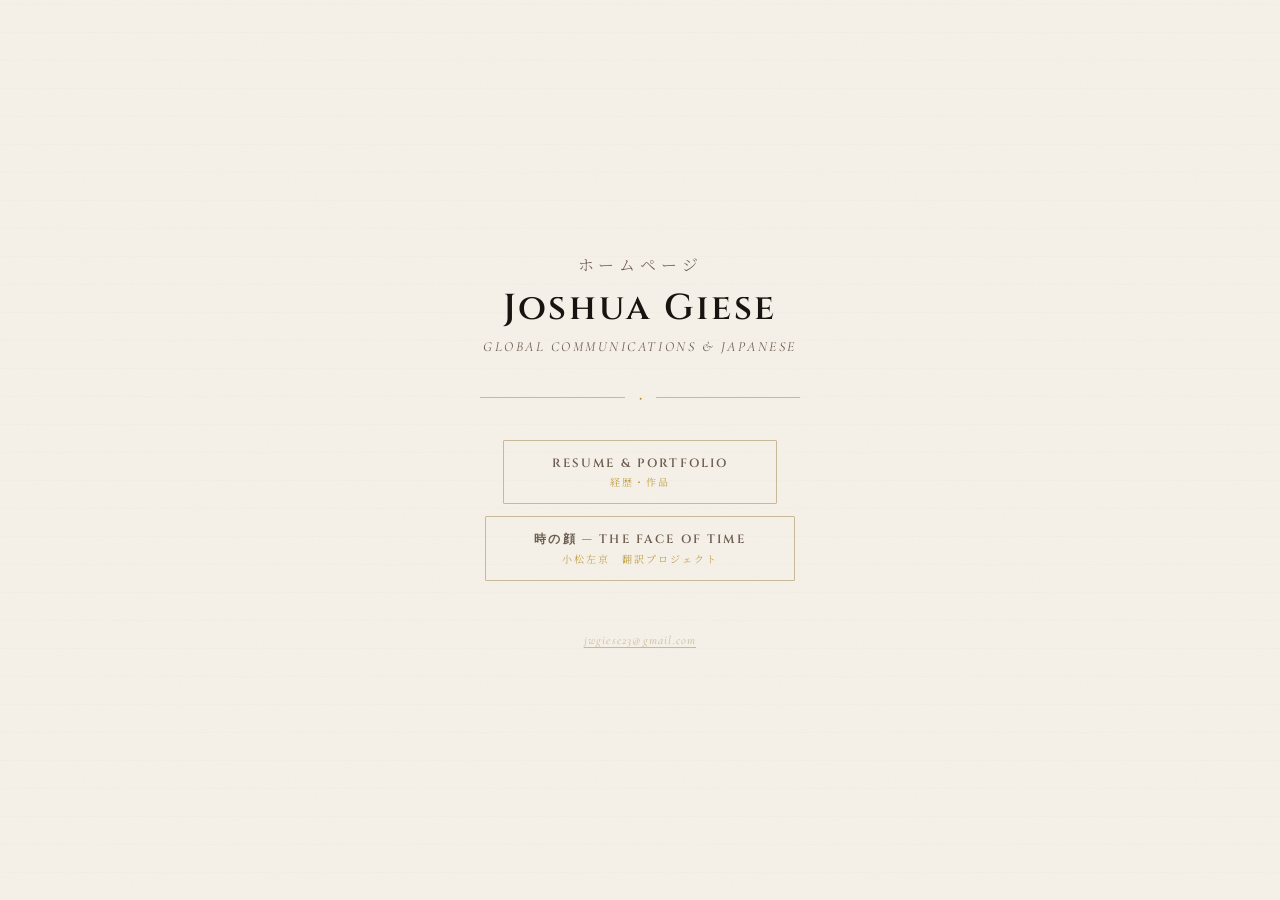
<file: home.html>
<!DOCTYPE html>
<html lang="en">
<head>
  <meta charset="UTF-8">
  <meta name="viewport" content="width=device-width, initial-scale=1.0">
  <title>Joshua Giese — Portfolio</title>
  <link rel="preconnect" href="https://fonts.googleapis.com">
  <link href="https://fonts.googleapis.com/css2?family=Cormorant+Garamond:ital,wght@0,300;0,400;0,600;1,300;1,400&family=Noto+Serif+JP:wght@300;400&family=Cinzel:wght@400;600&display=swap" rel="stylesheet">
  <style>
    :root {
      --ink: #1a1410;
      --paper: #f5f0e8;
      --aged: #e8dfc8;
      --accent: #8b3a2a;
      --gold: #b8952a;
      --muted: #6b5d4f;
      --border: #c8b99a;
      --shadow: rgba(26,20,16,0.12);
    }

    * { margin: 0; padding: 0; box-sizing: border-box; }

    body {
      background: var(--paper);
      color: var(--ink);
      font-family: 'Cormorant Garamond', Georgia, serif;
      min-height: 100vh;
      display: flex;
      align-items: center;
      justify-content: center;
    }

    body::before {
      content: '';
      position: fixed;
      inset: 0;
      background-image:
        repeating-linear-gradient(0deg, transparent, transparent 27px, rgba(180,160,120,0.04) 28px),
        url("data:image/svg+xml,%3Csvg xmlns='http://www.w3.org/2000/svg' width='300' height='300'%3E%3Cfilter id='n'%3E%3CfeTurbulence type='fractalNoise' baseFrequency='0.9' numOctaves='4' stitchTiles='stitch'/%3E%3CfeColorMatrix type='saturate' values='0'/%3E%3C/filter%3E%3Crect width='300' height='300' filter='url(%23n)' opacity='0.03'/%3E%3C/svg%3E");
      pointer-events: none;
      z-index: 0;
    }

    .wrapper {
      position: relative;
      z-index: 1;
      text-align: center;
      padding: 64px 32px;
      max-width: 560px;
      width: 100%;
    }

    .title-jp {
      font-family: 'Noto Serif JP', serif;
      font-size: 16px;
      font-weight: 300;
      letter-spacing: 0.3em;
      color: var(--muted);
      margin-bottom: 8px;
    }

    .title-en {
      font-family: 'Cinzel', serif;
      font-size: 36px;
      font-weight: 600;
      letter-spacing: 0.08em;
      color: var(--ink);
      margin-bottom: 6px;
    }

    .title-sub {
      font-size: 14px;
      letter-spacing: 0.18em;
      text-transform: uppercase;
      color: var(--muted);
      font-style: italic;
      margin-bottom: 0;
    }

    .divider {
      display: flex;
      align-items: center;
      gap: 14px;
      margin: 36px auto;
      max-width: 320px;
    }

    .divider-line {
      flex: 1;
      height: 1px;
      background: var(--border);
    }

    .divider-diamond {
      color: var(--gold);
      font-size: 11px;
    }

    .nav-links {
      display: flex;
      flex-direction: column;
      gap: 12px;
      align-items: center;
    }

    .nav-btn {
      font-family: 'Cinzel', serif;
      font-size: 12px;
      font-weight: 600;
      letter-spacing: 0.18em;
      text-transform: uppercase;
      text-decoration: none;
      color: var(--muted);
      padding: 14px 48px;
      border: 1px solid var(--border);
      background: transparent;
      cursor: pointer;
      border-radius: 1px;
      transition: all 0.25s ease;
      display: inline-block;
      min-width: 240px;
    }

    .nav-btn:hover {
      background: var(--aged);
      color: var(--ink);
      border-color: var(--muted);
      box-shadow: 0 2px 8px var(--shadow);
    }

    .nav-btn .btn-jp {
      display: block;
      font-family: 'Noto Serif JP', serif;
      font-size: 10px;
      font-weight: 300;
      letter-spacing: 0.2em;
      color: var(--gold);
      margin-top: 3px;
      text-transform: none;
    }

    .footer-note {
      margin-top: 52px;
      font-size: 12px;
      color: var(--border);
      letter-spacing: 0.1em;
      font-style: italic;
    }

    .footer-note a {
      color: inherit;
      text-decoration: none;
      border-bottom: 1px solid currentColor;
    }
  </style>
</head>
<body>
  <div class="wrapper">
    <div class="title-jp">ホームページ</div>
    <div class="title-en">Joshua Giese</div>
    <div class="title-sub">Global Communications &amp; Japanese</div>

    <div class="divider">
      <div class="divider-line"></div>
      <div class="divider-diamond">◆</div>
      <div class="divider-line"></div>
    </div>

    <nav class="nav-links">
      <a class="nav-btn" href="https://jwgiese23.github.io/resume.html">
        Resume &amp; Portfolio
        <span class="btn-jp">経歴・作品</span>
      </a>
      <a class="nav-btn" href="https://jwgiese23.github.io/toki_no_kao.html">
        時の顔 — The Face of Time
        <span class="btn-jp">小松左京　翻訳プロジェクト</span>
      </a>
    </nav>

    <div class="footer-note"><a href="mailto:jwgiese23@gmail.com">jwgiese23@gmail.com</a></div>
  </div>
</body>
</html>
</file>
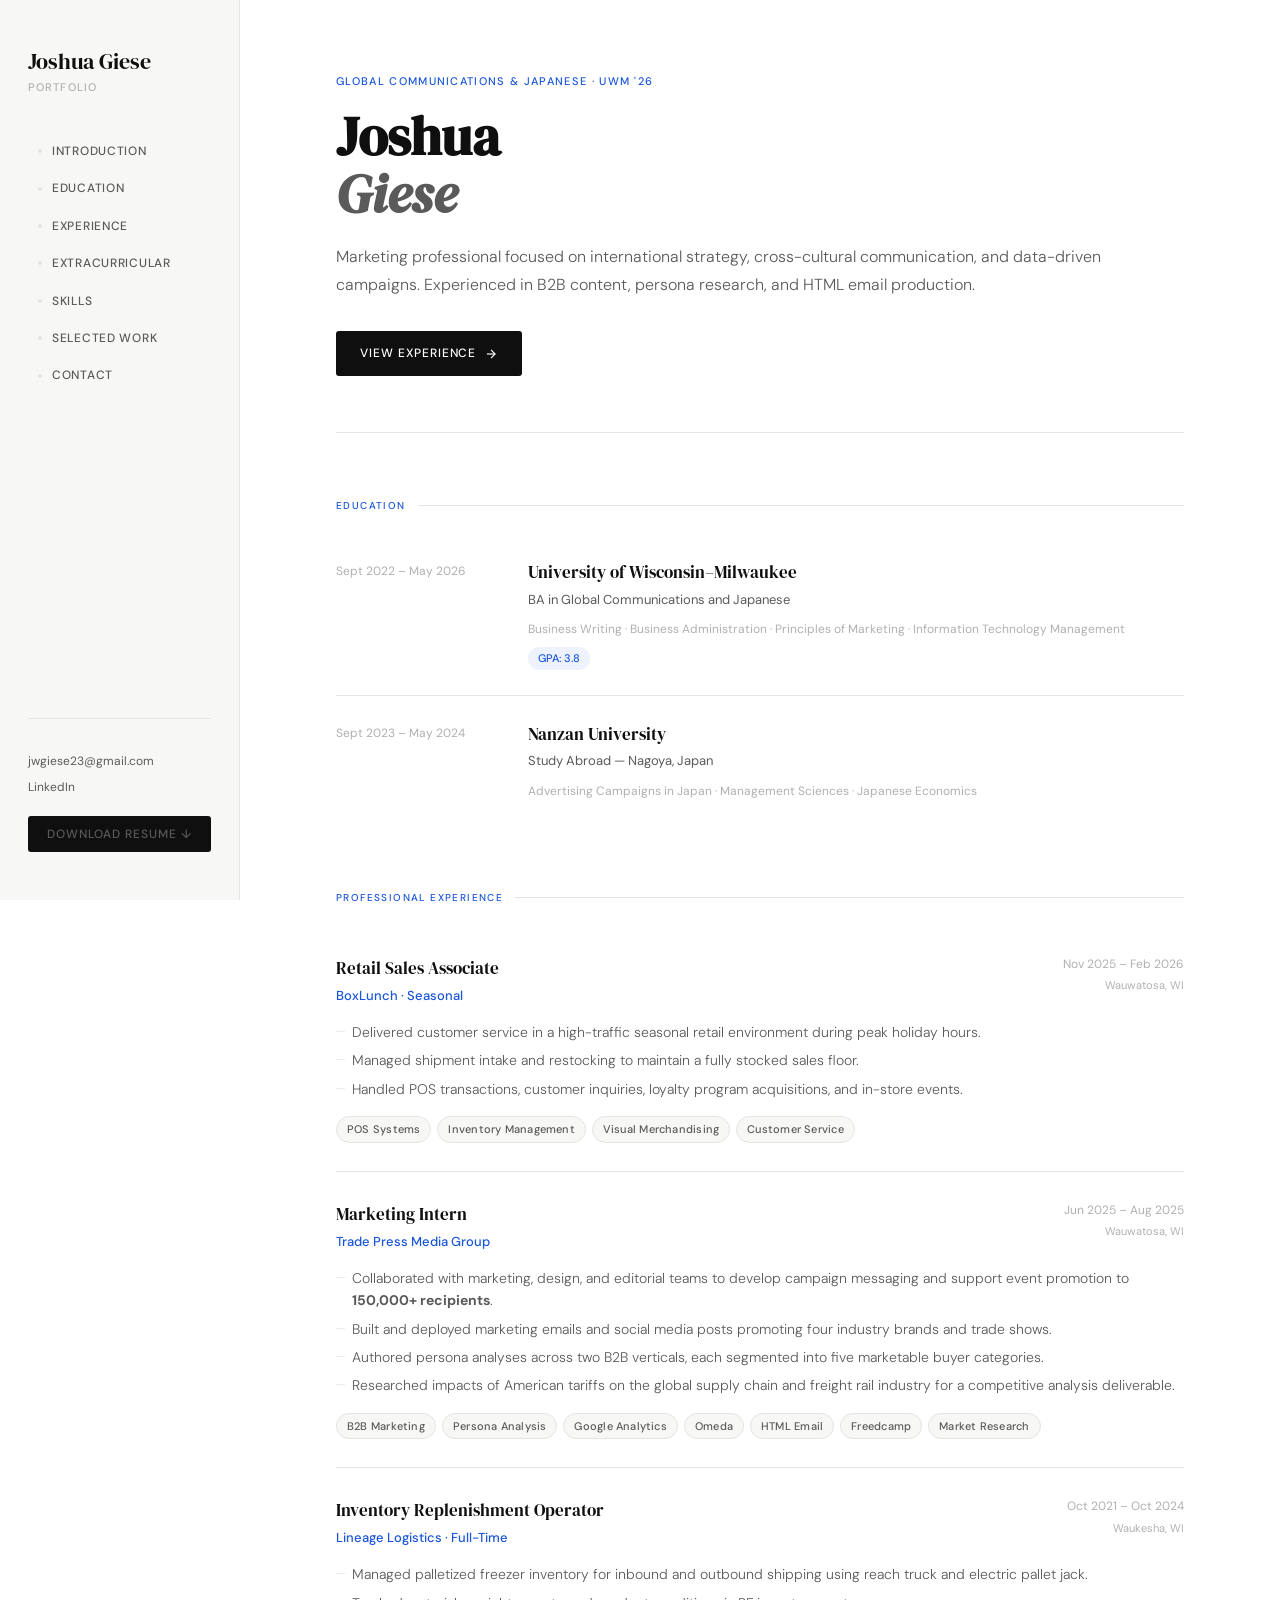
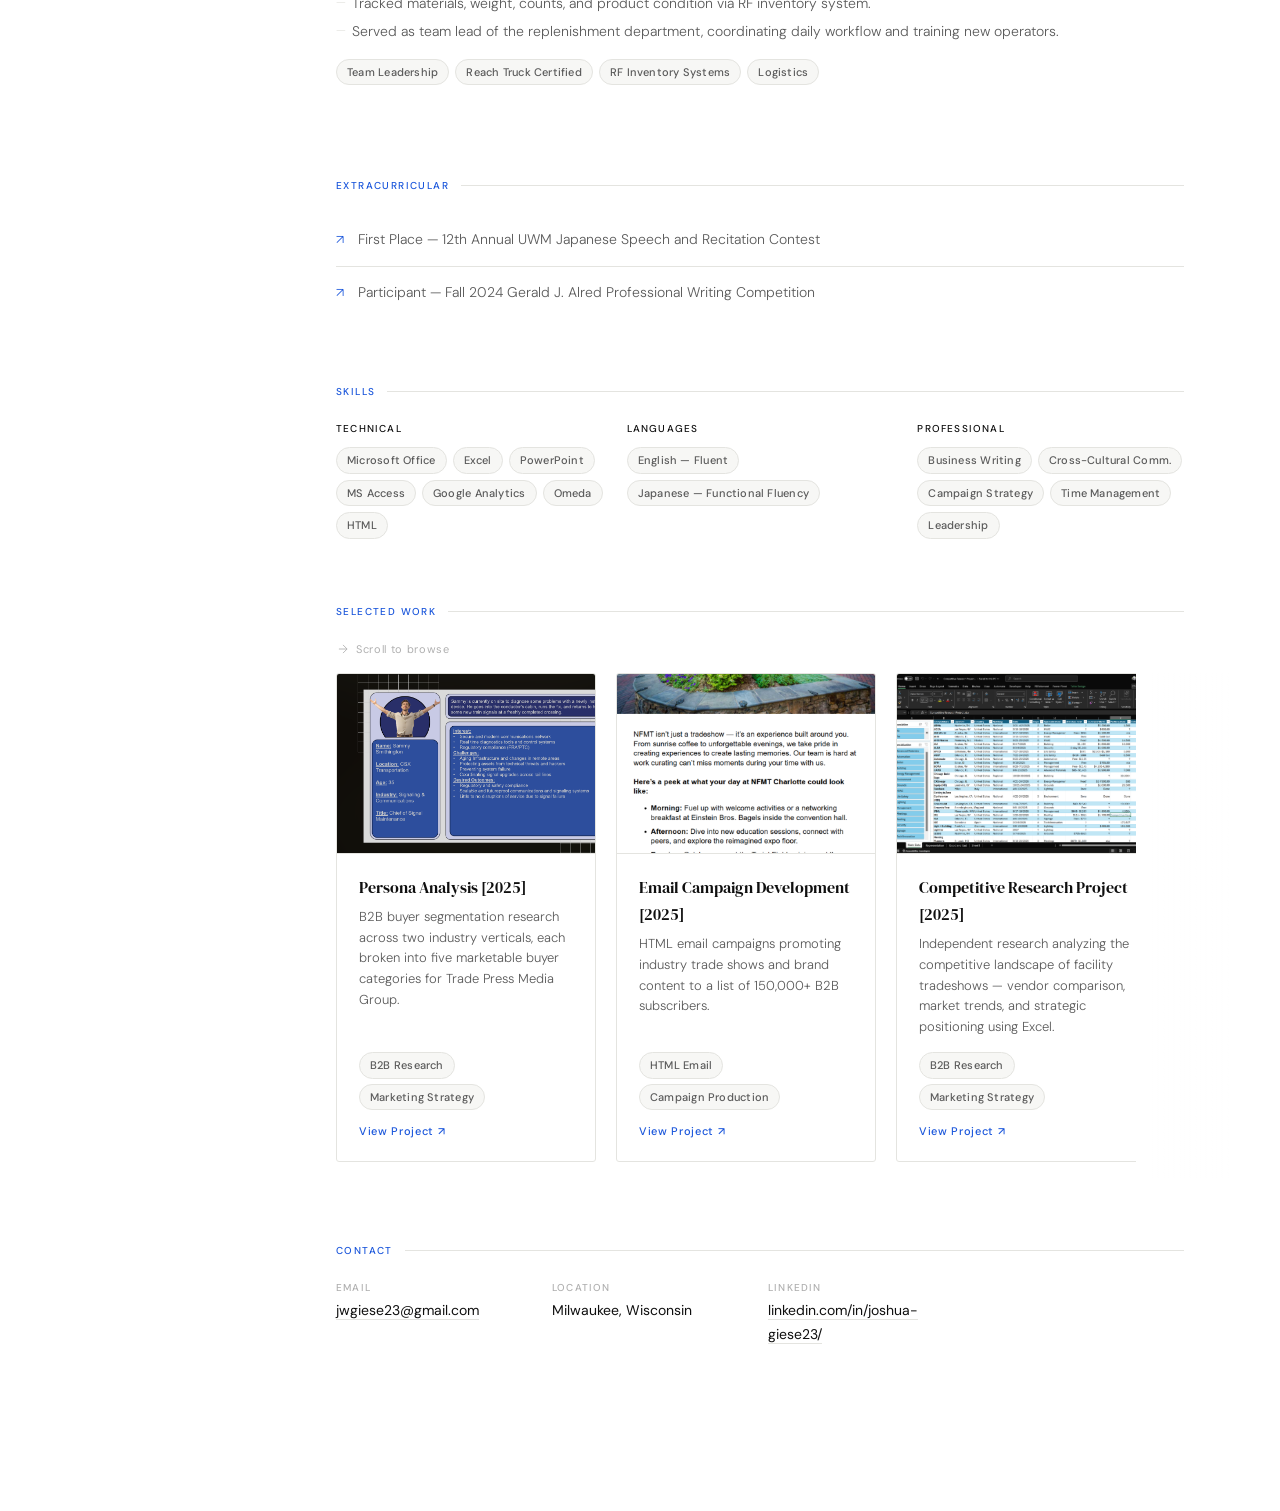
<file: resume.html>
<!DOCTYPE html>
<html lang="en">
<head>
  <meta charset="UTF-8">
  <meta name="viewport" content="width=device-width, initial-scale=1.0">
  <title>Joshua Giese — Portfolio</title>
  <link rel="preconnect" href="https://fonts.googleapis.com">
  <link href="https://fonts.googleapis.com/css2?family=DM+Sans:ital,wght@0,300;0,400;0,500;1,300&family=DM+Serif+Display:ital@0;1&display=swap" rel="stylesheet">
  <link rel="stylesheet" href="css/resume_style.css">
</head>
<body>

<!-- Mobile top bar -->
<div class="mobile-bar">
  <span class="mobile-bar-name">Joshua Giese</span>
  <div style="display:flex; gap:8px; align-items:center;">
    <a href="https://jwgiese23.github.io/resume/resume.pdf" download target="_blank" class="sidebar-download" style="margin-top:0;">Resume ↓</a>
    <button class="mobile-toggle" onclick="document.getElementById('sidebar').classList.toggle('open')">Menu</button>
  </div>
</div>

<div class="layout">

  <!-- ── Sidebar ── -->
  <nav class="sidebar" id="sidebar">
    <div class="sidebar-name">Joshua Giese</div>
    <div class="sidebar-title">Portfolio</div>

    <ul class="sidebar-nav">
      <li><a href="#home"            onclick="closeSidebar()">Introduction</a></li>
      <li><a href="#education"       onclick="closeSidebar()">Education</a></li>
      <li><a href="#experience"      onclick="closeSidebar()">Experience</a></li>
      <li><a href="#extracurricular" onclick="closeSidebar()">Extracurricular</a></li>
      <li><a href="#skills"          onclick="closeSidebar()">Skills</a></li>
      <li><a href="#work"            onclick="closeSidebar()">Selected Work</a></li>
      <li><a href="#contact"         onclick="closeSidebar()">Contact</a></li>
    </ul>

    <div class="sidebar-contact">
      <a href="mailto:jwgiese23@gmail.com">jwgiese23@gmail.com</a>
      <a href="https://www.linkedin.com/in/Joshua-Giese23/" target="_blank">LinkedIn</a>
      <a href="https://jwgiese23.github.io/resume/resume.pdf" download target="_blank" class="sidebar-download">Download Resume ↓</a>
    </div>
  </nav>

  <!-- ── Main content ── -->
  <main class="main">

    <!-- Hero -->
    <section id="home">
      <div class="hero-eyebrow">Global Communications &amp; Japanese · UWM '26</div>
      <h1 class="hero-name">Joshua<br><em>Giese</em></h1>
      <p class="hero-body">
        Marketing professional focused on international strategy, cross-cultural communication,
        and data-driven campaigns. Experienced in B2B content, persona research, and
        HTML email production.
      </p>
      <a href="#experience" class="hero-cta">
        View Experience
        <svg viewBox="0 0 24 24"><line x1="5" y1="12" x2="19" y2="12"/><polyline points="12 5 19 12 12 19"/></svg>
      </a>
    </section>

    <!-- Education -->
    <section id="education">
      <div class="section-label">Education</div>

      <div class="edu-entry">
        <div class="edu-date">Sept 2022 – May 2026</div>
        <div>
          <div class="edu-school">University of Wisconsin–Milwaukee</div>
          <div class="edu-degree">BA in Global Communications and Japanese</div>
          <div class="edu-courses">Business Writing · Business Administration · Principles of Marketing · Information Technology Management</div>
          <span class="edu-badge">GPA: 3.8</span>
        </div>
      </div>

      <div class="edu-entry">
        <div class="edu-date">Sept 2023 – May 2024</div>
        <div>
          <div class="edu-school">Nanzan University</div>
          <div class="edu-degree">Study Abroad — Nagoya, Japan</div>
          <div class="edu-courses">Advertising Campaigns in Japan · Management Sciences · Japanese Economics</div>
        </div>
      </div>
    </section>

    <!-- Experience -->
    <section id="experience">
      <div class="section-label">Professional Experience</div>

      <div class="exp-card">
        <div class="exp-header">
          <div>
            <div class="exp-title">Retail Sales Associate</div>
            <div class="exp-company">BoxLunch · Seasonal</div>
          </div>
          <div class="exp-meta">
            <div class="exp-dates">Nov 2025 – Feb 2026</div>
            <div class="exp-location">Wauwatosa, WI</div>
          </div>
        </div>
        <ul class="exp-bullets">
          <li>Delivered customer service in a high-traffic seasonal retail environment during peak holiday hours.</li>
          <li>Managed shipment intake and restocking to maintain a fully stocked sales floor.</li>
          <li>Handled POS transactions, customer inquiries, loyalty program acquisitions, and in-store events.</li>
        </ul>
        <div class="tag-row">
          <span class="tag">POS Systems</span>
          <span class="tag">Inventory Management</span>
          <span class="tag">Visual Merchandising</span>
          <span class="tag">Customer Service</span>
        </div>
      </div>

      <div class="exp-card">
        <div class="exp-header">
          <div>
            <div class="exp-title">Marketing Intern</div>
            <div class="exp-company">Trade Press Media Group</div>
          </div>
          <div class="exp-meta">
            <div class="exp-dates">Jun 2025 – Aug 2025</div>
            <div class="exp-location">Wauwatosa, WI</div>
          </div>
        </div>
        <ul class="exp-bullets">
          <li>Collaborated with marketing, design, and editorial teams to develop campaign messaging and support event promotion to <strong>150,000+ recipients</strong>.</li>
          <li>Built and deployed marketing emails and social media posts promoting four industry brands and trade shows.</li>
          <li>Authored persona analyses across two B2B verticals, each segmented into five marketable buyer categories.</li>
          <li>Researched impacts of American tariffs on the global supply chain and freight rail industry for a competitive analysis deliverable.</li>
        </ul>
        <div class="tag-row">
          <span class="tag">B2B Marketing</span>
          <span class="tag">Persona Analysis</span>
          <span class="tag">Google Analytics</span>
          <span class="tag">Omeda</span>
          <span class="tag">HTML Email</span>
          <span class="tag">Freedcamp</span>
          <span class="tag">Market Research</span>
        </div>
      </div>

      <div class="exp-card">
        <div class="exp-header">
          <div>
            <div class="exp-title">Inventory Replenishment Operator</div>
            <div class="exp-company">Lineage Logistics · Full-Time</div>
          </div>
          <div class="exp-meta">
            <div class="exp-dates">Oct 2021 – Oct 2024</div>
            <div class="exp-location">Waukesha, WI</div>
          </div>
        </div>
        <ul class="exp-bullets">
          <li>Managed palletized freezer inventory for inbound and outbound shipping using reach truck and electric pallet jack.</li>
          <li>Tracked materials, weight, counts, and product condition via RF inventory system.</li>
          <li>Served as team lead of the replenishment department, coordinating daily workflow and training new operators.</li>
        </ul>
        <div class="tag-row">
          <span class="tag">Team Leadership</span>
          <span class="tag">Reach Truck Certified</span>
          <span class="tag">RF Inventory Systems</span>
          <span class="tag">Logistics</span>
        </div>
      </div>
    </section>

    <!-- Extracurricular -->
    <section id="extracurricular">
      <div class="section-label">Extracurricular</div>
      <ul class="extra-list">
        <li>First Place — 12th Annual UWM Japanese Speech and Recitation Contest</li>
        <li>Participant — Fall 2024 Gerald J. Alred Professional Writing Competition</li>
      </ul>
    </section>

    <!-- Skills -->
    <section id="skills">
      <div class="section-label">Skills</div>
      <div class="skills-grid">

        <div>
          <div class="skill-group-label">Technical</div>
          <div class="skill-tags">
            <span class="tag">Microsoft Office</span>
            <span class="tag">Excel</span>
            <span class="tag">PowerPoint</span>
            <span class="tag">MS Access</span>
            <span class="tag">Google Analytics</span>
            <span class="tag">Omeda</span>
            <span class="tag">HTML</span>
          </div>
        </div>

        <div>
          <div class="skill-group-label">Languages</div>
          <div class="skill-tags">
            <span class="tag">English — Fluent</span>
            <span class="tag">Japanese — Functional Fluency</span>
          </div>
        </div>

        <div>
          <div class="skill-group-label">Professional</div>
          <div class="skill-tags">
            <span class="tag">Business Writing</span>
            <span class="tag">Cross-Cultural Comm.</span>
            <span class="tag">Campaign Strategy</span>
            <span class="tag">Time Management</span>
            <span class="tag">Leadership</span>
          </div>
        </div>

      </div>
    </section>

    <!-- Selected Work -->
    <section id="work">
      <div class="section-label">Selected Work</div>

      <p class="work-scroll-hint">
        <svg viewBox="0 0 24 24"><line x1="5" y1="12" x2="19" y2="12"/><polyline points="12 5 19 12 12 19"/></svg>
        Scroll to browse
      </p>

      <div class="work-carousel-wrap">
        <div class="work-carousel">

          <!-- ─ CARD 1 ─ -->
          <a class="work-card" href="https://jwgiese23.github.io/resume/selectedWork/Rail-Persona-Analysis.pdf" target="_blank">
            <img src="resume/images/project1.png" alt="Persona Analysis" class="work-card-img">
            <div class="work-card-body">
              <div class="work-card-title">Persona Analysis [2025]</div>
              <p class="work-card-desc">B2B buyer segmentation research across two industry verticals, each broken into five marketable buyer categories for Trade Press Media Group.</p>
              <div class="work-card-tags">
                <span class="tag">B2B Research</span>
                <span class="tag">Marketing Strategy</span>
              </div>
              <div class="work-card-link-label">View Project ↗</div>
            </div>
          </a>

          <!-- ─ CARD 2 ─ -->
          <a class="work-card" href="https://jwgiese23.github.io/resume/selectedWork/Finished-Email-Links.pdf" target="_blank">
            <img src="resume/images/project2.png" alt="Email Campaign" class="work-card-img">
            <div class="work-card-body">
              <div class="work-card-title">Email Campaign Development [2025]</div>
              <p class="work-card-desc">HTML email campaigns promoting industry trade shows and brand content to a list of 150,000+ B2B subscribers.</p>
              <div class="work-card-tags">
                <span class="tag">HTML Email</span>
                <span class="tag">Campaign Production</span>
              </div>
              <div class="work-card-link-label">View Project ↗</div>
            </div>
          </a>

          <!-- ─ CARD 3 ─ -->
          <a class="work-card" href="https://jwgiese23.github.io/resume/selectedWork/Competitive-Research-Project.xlsx" target="_blank">
            <img src="resume/images/project3.png" alt="Competitive Research" class="work-card-img">
            <div class="work-card-body">
              <div class="work-card-title">Competitive Research Project [2025]</div>
              <p class="work-card-desc">Independent research analyzing the competitive landscape of facility tradeshows — vendor comparison, market trends, and strategic positioning using Excel.</p>
              <div class="work-card-tags">
                <span class="tag">B2B Research</span>
                <span class="tag">Marketing Strategy</span>
              </div>
              <div class="work-card-link-label">View Project ↗</div>
            </div>
          </a>

          <!-- ─ CARD 4 — replace href and image when ready ─ -->
          <a class="work-card" href="https://jwgiese23.github.io/resume/selectedWork/Stamp-Results-Giese-2026.pdf" target="_blank">
            <img src="resume/images/stamp2026.png" alt="Stamp Test Results" class="work-card-img">
            <div class="work-card-body">
              <div class="work-card-title">Japanese Proficiency Test [2026]</div>
              <p class="work-card-desc">The Avant Stamp test is a language proficiency test used to measure one's language ability for work environments.</p>
              <div class="work-card-tags">
                <span class="tag">Japanese</span>
                <span class="tag">Functional Fluency</span>
              </div>
              <div class="work-card-link-label">View Project ↗</div>
            </div>
          </a>

          <!-- ─ CARD 5 — replace href and image when ready ─ -->
          <a class="work-card" href="https://jwgiese23.github.io/resume/selectedWork/your-file.pdf" target="_blank">
            <div class="work-card-thumb">Coming Soon</div>
            <div class="work-card-body">
              <div class="work-card-title">Project Title</div>
              <p class="work-card-desc">Short description of what the project was and what you did.</p>
              <div class="work-card-tags"><span class="tag">Tag</span></div>
              <div class="work-card-link-label">View Project ↗</div>
            </div>
          </a>

          <!-- ─ CARD 6 — replace href and image when ready ─ -->
          <a class="work-card" href="https://jwgiese23.github.io/resume/selectedWork/your-file.pdf" target="_blank">
            <div class="work-card-thumb">Coming Soon</div>
            <div class="work-card-body">
              <div class="work-card-title">Project Title</div>
              <p class="work-card-desc">Short description of what the project was and what you did.</p>
              <div class="work-card-tags"><span class="tag">Tag</span></div>
              <div class="work-card-link-label">View Project ↗</div>
            </div>
          </a>

        </div>
      </div>
    </section>

    <!-- Contact -->
    <section id="contact">
      <div class="section-label">Contact</div>
      <div class="contact-grid">
        <div class="contact-item">
          <span class="contact-label">Email</span>
          <span class="contact-value">
            <a href="mailto:jwgiese23@gmail.com">jwgiese23@gmail.com</a>
          </span>
        </div>
        <div class="contact-item">
          <span class="contact-label">Location</span>
          <span class="contact-value">Milwaukee, Wisconsin</span>
        </div>
        <div class="contact-item">
          <span class="contact-label">LinkedIn</span>
          <span class="contact-value">
            <a href="https://www.linkedin.com/in/joshua-giese23/" target="_blank">linkedin.com/in/joshua-giese23/</a>
          </span>
        </div>
      </div>
    </section>

  </main>
</div>

<script>
  function closeSidebar() {
    document.getElementById('sidebar').classList.remove('open');
  }

  /* Redirect scroll wheel to horizontal on the work carousel */
  document.addEventListener('DOMContentLoaded', function() {
    var carousel = document.querySelector('.work-carousel');
    if (carousel) {
      carousel.addEventListener('wheel', function(e) {
        if (e.deltaY !== 0) {
          e.preventDefault();
          carousel.scrollBy({ left: e.deltaY * 1.5, behavior: 'smooth' });
        }
      }, { passive: false });
    }
  });
</script>
</body>
</html>
</file>
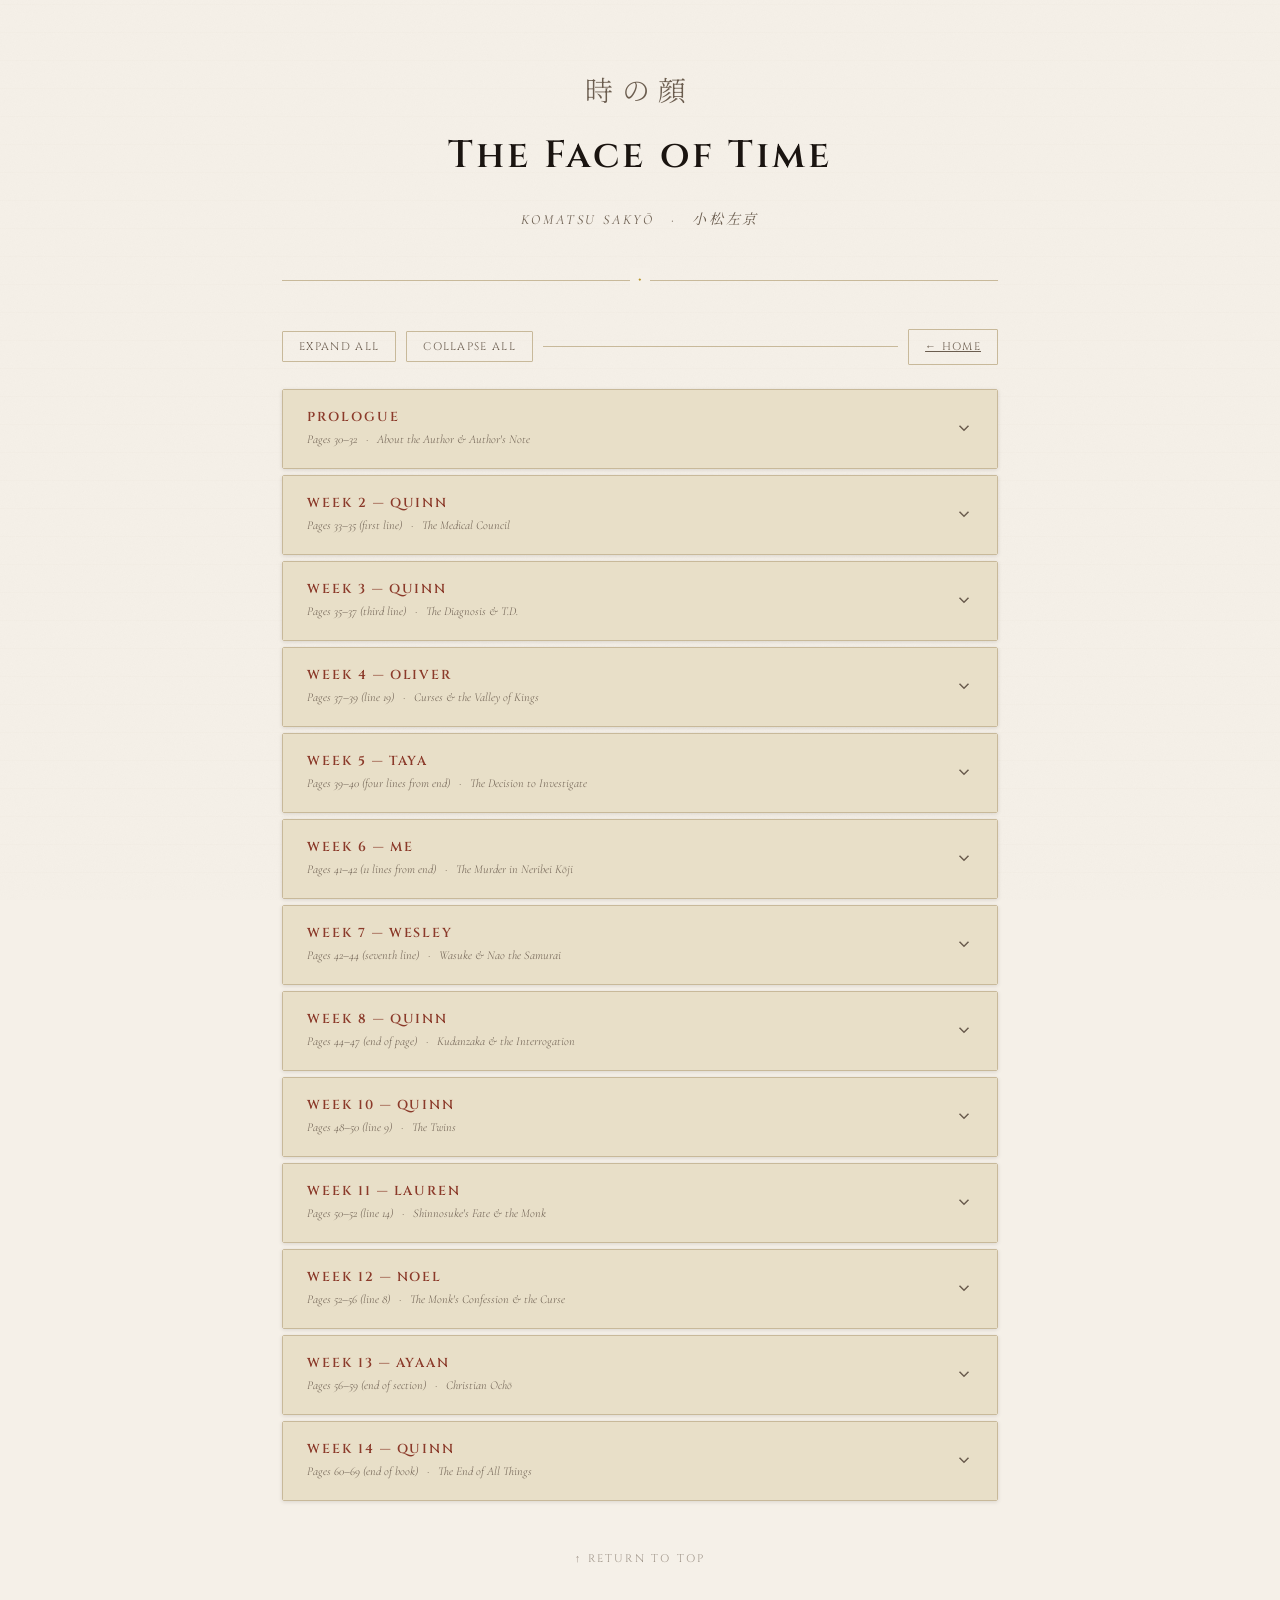
<file: toki_no_kao.html>
<!DOCTYPE html>
<html lang="en">
<head>
<meta charset="UTF-8">
<meta name="viewport" content="width=device-width, initial-scale=1.0">
<title>時の顔 — The Face of Time</title>
<link rel="preconnect" href="https://fonts.googleapis.com">
<link href="https://fonts.googleapis.com/css2?family=Cormorant+Garamond:ital,wght@0,300;0,400;0,600;1,300;1,400&family=Noto+Serif+JP:wght@300;400&family=Cinzel:wght@400;600&display=swap" rel="stylesheet">
<style>
  :root {
    --ink: #1a1410;
    --paper: #f5f0e8;
    --aged: #e8dfc8;
    --accent: #8b3a2a;
    --gold: #b8952a;
    --muted: #6b5d4f;
    --border: #c8b99a;
    --jp-line: #d4c5a9;
    --shadow: rgba(26,20,16,0.12);
  }

  * { margin: 0; padding: 0; box-sizing: border-box; }

  body {
    background: var(--paper);
    color: var(--ink);
    font-family: 'Cormorant Garamond', 'Noto Serif JP', Georgia, serif;
    font-size: 18px;
    line-height: 1.8;
    min-height: 100vh;
  }

  /* Subtle paper texture */
  body::before {
    content: '';
    position: fixed;
    inset: 0;
    background-image: 
      repeating-linear-gradient(0deg, transparent, transparent 27px, rgba(180,160,120,0.04) 28px),
      url("data:image/svg+xml,%3Csvg xmlns='http://www.w3.org/2000/svg' width='300' height='300'%3E%3Cfilter id='n'%3E%3CfeTurbulence type='fractalNoise' baseFrequency='0.9' numOctaves='4' stitchTiles='stitch'/%3E%3CfeColorMatrix type='saturate' values='0'/%3E%3C/filter%3E%3Crect width='300' height='300' filter='url(%23n)' opacity='0.03'/%3E%3C/svg%3E");
    pointer-events: none;
    z-index: 0;
  }

  .wrapper {
    position: relative;
    z-index: 1;
    max-width: 780px;
    margin: 0 auto;
    padding: 0 32px 80px;
  }

  /* Title Block */
  .title-block {
    text-align: center;
    padding: 64px 0 48px;
    border-bottom: 1px solid var(--border);
    margin-bottom: 48px;
    position: relative;
  }

  .title-block::before, .title-block::after {
    content: '◆';
    position: absolute;
    bottom: -10px;
    color: var(--gold);
    font-size: 12px;
    background: var(--paper);
    padding: 0 8px;
  }
  .title-block::before { left: 50%; transform: translateX(-50%); }
  .title-block::after { display: none; }

  .title-jp {
    font-family: 'Noto Serif JP', serif;
    font-size: 28px;
    font-weight: 300;
    letter-spacing: 0.3em;
    color: var(--muted);
    margin-bottom: 8px;
  }

  .title-en {
    font-family: 'Cinzel', serif;
    font-size: 38px;
    font-weight: 600;
    letter-spacing: 0.08em;
    color: var(--ink);
    margin-bottom: 16px;
  }

  .title-author {
    font-size: 14px;
    letter-spacing: 0.2em;
    text-transform: uppercase;
    color: var(--muted);
    font-style: italic;
  }

  /* Section collapsible */
  .section {
    margin-bottom: 6px;
    border: 1px solid var(--border);
    border-radius: 2px;
    overflow: hidden;
    background: rgba(255,253,248,0.6);
    box-shadow: 0 1px 4px var(--shadow);
  }

  .section-header {
    display: flex;
    align-items: center;
    justify-content: space-between;
    padding: 16px 24px;
    cursor: pointer;
    user-select: none;
    background: var(--aged);
    border-bottom: 1px solid transparent;
    transition: background 0.2s, border-color 0.2s;
    gap: 16px;
  }

  .section-header:hover {
    background: #dfd5be;
  }

  .section.open .section-header {
    border-bottom-color: var(--border);
  }

  .section-title {
    font-family: 'Cinzel', serif;
    font-size: 13px;
    font-weight: 600;
    letter-spacing: 0.15em;
    text-transform: uppercase;
    color: var(--accent);
    flex: 1;
  }

  .section-subtitle {
    font-size: 12px;
    color: var(--muted);
    font-style: italic;
    font-weight: 300;
  }

  .section-chevron {
    width: 18px;
    height: 18px;
    flex-shrink: 0;
    color: var(--muted);
    transition: transform 0.3s ease;
  }

  .section.open .section-chevron {
    transform: rotate(180deg);
  }

  .section-body {
    display: none;
    padding: 32px 36px;
    animation: fadeIn 0.25s ease;
  }

  .section.open .section-body {
    display: block;
  }

  @keyframes fadeIn {
    from { opacity: 0; transform: translateY(-4px); }
    to { opacity: 1; transform: translateY(0); }
  }

  /* Passage pairs */
  .passage {
    margin-bottom: 24px;
  }

  .passage:last-child {
    margin-bottom: 0;
  }

  .line-en {
    font-size: 17px;
    line-height: 1.85;
    color: var(--ink);
    margin-bottom: 6px;
    font-weight: 300;
    padding-left: 1em;
    text-indent: -1em;
  }

  .line-jp {
    font-family: 'Noto Serif JP', serif;
    font-size: 15px;
    line-height: 1.9;
    color: var(--muted);
    margin-bottom: 0;
    padding-bottom: 18px;
    border-bottom: 1px dotted var(--jp-line);
    font-weight: 300;
  }

  .passage:last-child .line-jp {
    border-bottom: none;
    padding-bottom: 0;
  }

  /* Author note style */
  .author-note-label {
    font-family: 'Cinzel', serif;
    font-size: 11px;
    letter-spacing: 0.2em;
    text-transform: uppercase;
    color: var(--gold);
    margin-bottom: 20px;
    padding-bottom: 8px;
    border-bottom: 1px solid var(--border);
    display: flex;
    align-items: center;
    gap: 10px;
  }

  .author-note-label::before, .author-note-label::after {
    content: '';
    flex: 1;
    height: 1px;
    background: var(--border);
  }

  /* Controls */
  .controls {
    display: flex;
    gap: 10px;
    margin-bottom: 24px;
    align-items: center;
  }

  .ctrl-btn {
    font-family: 'Cinzel', serif;
    font-size: 11px;
    letter-spacing: 0.12em;
    text-transform: uppercase;
    padding: 7px 16px;
    border: 1px solid var(--border);
    background: transparent;
    color: var(--muted);
    cursor: pointer;
    border-radius: 1px;
    transition: all 0.2s;
  }

  .ctrl-btn:hover {
    background: var(--aged);
    color: var(--ink);
    border-color: var(--muted);
  }

  .ctrl-divider {
    flex: 1;
    height: 1px;
    background: var(--border);
  }

  /* Translator note */
  .translator-note {
    font-size: 12px;
    color: #9c8a76;
    font-style: italic;
    margin-top: 16px;
    padding-top: 12px;
    border-top: 1px solid var(--jp-line);
  }

  /* Scroll to top */
  .top-link {
    display: block;
    text-align: center;
    margin-top: 48px;
    font-family: 'Cinzel', serif;
    font-size: 11px;
    letter-spacing: 0.2em;
    text-transform: uppercase;
    color: var(--muted);
    text-decoration: none;
    opacity: 0.6;
    transition: opacity 0.2s;
  }
  .top-link:hover { opacity: 1; }

  /* Comment markers */
  .comment-mark {
    display: inline;
    background: rgba(139,58,42,0.08);
    border-bottom: 1px dashed var(--accent);
    cursor: help;
    position: relative;
  }
</style>
</head>
<body>
<div class="wrapper">

  <div class="title-block">
    <div class="title-jp">時の顔</div>
    <div class="title-en">The Face of Time</div>
    <div class="title-author">Komatsu Sakyō &ensp;·&ensp; 小松左京</div>
  </div>

  <div class="controls">
    <button class="ctrl-btn" onclick="expandAll()">Expand All</button>
    <button class="ctrl-btn" onclick="collapseAll()">Collapse All</button>
    <div class="ctrl-divider"></div>
    <a class="ctrl-btn" href="https://jwgiese23.github.io/home.html">← Home</a>
  </div>

  <!-- PROLOGUE -->
  <div class="section" id="s-prologue">
    <div class="section-header" onclick="toggle('s-prologue')">
      <div>
        <div class="section-title">Prologue</div>
        <div class="section-subtitle">Pages 30–32 &ensp;·&ensp; About the Author &amp; Author's Note</div>
      </div>
      <svg class="section-chevron" viewBox="0 0 24 24" fill="none" stroke="currentColor" stroke-width="2"><polyline points="6 9 12 15 18 9"/></svg>
    </div>
    <div class="section-body">

      <div class="passage">
        <div class="line-en">Komatsu Sakyō. Born January 28, 1931 (Shōwa 6) in Osaka. Real name: Minoru. Graduated from the Italian Literature department of Kyoto University's Faculty of Letters.</div>
        <div class="line-jp">小松左京　1931(昭和6)年1月28日、大阪市生まれ。本名・実。京都大学文学部イタリア文学卒。</div>
      </div>
      <div class="passage">
        <div class="line-en">While still a student, he participated in a coterie group with Takahashi Kazuki, Miura Hiroshi, and others. After working as a magazine journalist, he spent three years writing scripts for comedy news programs on Radio Osaka.</div>
        <div class="line-jp">在学中に高橋和己、三浦浩らと同人グループに参加。雑誌記者を経て、ラジオ大阪のニュース漫才の台本を三年にわたって執筆する。</div>
      </div>
      <div class="passage">
        <div class="line-en">Reading the inaugural issue of <em>SF Magazine</em>, he was struck by the possibilities of science fiction and began writing fiction again. His story "Peace on Earth," submitted to <em>SF Magazine</em>'s first contest in 1961, received an honorable mention.</div>
        <div class="line-jp">「SFマガジン」の創刊号を読んでSFの持つ可能性に衝撃を受け、再び小説を書き始める。61年の「SFマガジン」第1回コンテストに投じた「地には平和を」は努力賞を受賞。</div>
      </div>
      <div class="passage">
        <div class="line-en">The following year, with the publication of "Isen Tōriki" in the same magazine, he made his debut and immediately began publishing full-fledged SF short stories in rapid succession, ranging from humorous to serious, in a wide variety of styles.</div>
        <div class="line-jp">翌年、「易仙逃里記」が同誌に掲載されてデビューするや、ユーモラスなものからシリアスものまで、多彩な筆致で本格的なSF短篇を矢継ぎ早に発表。</div>
      </div>
      <div class="passage">
        <div class="line-en">Working across every genre — space SF, time SF, SF horror, SF mystery, short-shorts, and stories of artistic mastery — he swiftly became the leading figure in Japanese science fiction.</div>
        <div class="line-jp">宇宙SF、時間SF、SFホラー、SFミステリ、ショート・ショート、芸道小説と、あらゆるジャンルの作品を手がけ、たちまち日本SF界の第一人者となる。</div>
      </div>
      <div class="passage">
        <div class="line-en">From his 1964 novel <em>The Japanese Apache Tribe</em> onward, he also demonstrated brilliance in longer works such as <em>Virus</em>, <em>The Endless Flow of Time</em>, and <em>Who Will Inherit?</em>, and his 1973 <em>Japan Sinks</em> set off a national "sinking boom."</div>
        <div class="line-jp">64年の『日本アパッチ族』以降、『復活の日』『果しなき流れの果に』『継ぐのは誰か?』など長篇にも冴えを見せ、73年の『日本沈没』では日本中に沈没ブームを巻き起こした。</div>
      </div>
      <div class="passage">
        <div class="line-en">The following year he received the 27th Mystery Writers of Japan Award for that work. In 1985 he received the 6th Japan SF Award for <em>The Capital Vanishes</em>.</div>
        <div class="line-jp">翌年、同作品で第27回日本推理作家協会賞を受賞。85年には『首都消失』で第6回日本SF大賞を受賞した。</div>
      </div>
      <div class="passage">
        <div class="line-en">In 2000 the Komatsu Sakyō Prize was established under the auspices of Kadokawa Haruki Office, with Komatsu serving on the selection committee. From 2006, publication of the <em>Complete Works of Komatsu Sakyō</em> (Josai International University Press) began.</div>
        <div class="line-jp">2000年に角川春樹事務所の主催で小松左京賞が制定され、選考委員を務める。06年からは『小松左京全集完全版』(城西国際大学出版会)の刊行がスタートしている。</div>
      </div>
      <div class="passage">
        <div class="line-en">He is also known for his wide-ranging activities far beyond the role of novelist, including producing the Osaka World Exposition.</div>
        <div class="line-jp">大阪万博のプロデュースなど、作家としての枠をはるかに越えた幅広い活動でも知られる。</div>
      </div>

      <div class="author-note-label">Author's Note</div>

      <div class="passage">
        <div class="line-en">He went to the bathroom. He took off his terribly soiled clothes and sat in the bathtub, cradling the orb.</div>
        <div class="line-jp">彼は浴室に行った。ひどいよごれの服をぬぎ、風呂のなかに玉をかかえてすわった。</div>
      </div>
      <div class="passage">
        <div class="line-en">He removed the cup and held the button down. The sound didn't bother him. If anything, it rang out pleasantly.</div>
        <div class="line-jp">コップを外し、ボタンを押しつづけた。音も気にはならなかった。むしろ、楽しくひびいた。</div>
      </div>
      <div class="passage">
        <div class="line-en">He sustained the sound, gave it rhythm, and sang a song. He opened the door, opened the window, let the air flow through, and gathered water. Little by little, water collected in the bathtub.</div>
        <div class="line-jp">彼は音を継続させ、リズムをつけ、歌をうたった。戸をあけ窓を開き、空気を流れさせ、水を集めた。水は少しずつ、風呂のなかにたまった。</div>
      </div>
      <div class="passage">
        <div class="line-en">He felt as though he had gotten his revenge on the civilization of Earth. The water accumulated further, rippled, and overflowed. He held the orb close.</div>
        <div class="line-jp">彼は地球の文明に、しかえしできたような気がした。水はさらにたまり、波立ち、あふれた。彼は玉を抱きしめた。</div>
      </div>
      <div class="passage">
        <div class="line-en">He had been freed from the long grey expanse of time until now. Was this not what it must feel like to be a god cast out from the Earth?</div>
        <div class="line-jp">いままでの長い灰色の時間から、解放されたのだった。地球から追い出された神とは、こんなものじゃあなかったのだろうか。</div>
      </div>
      <div class="passage">
        <div class="line-en">Then, all at once, he felt as though the world before his eyes had filled with radiance.</div>
        <div class="line-jp">彼は目の前が、不意に輝きでみちたように思った。</div>
      </div>

      <div class="author-note-label">Author's Afterword</div>

      <div class="passage">
        <div class="line-en">Just as the people of the Age of Discovery felt their hearts stir at the discovery of new continents and new civilizations, in the early 1960s when I wrote this work, I was captivated by the new knowledge opening up one after another in twentieth-century fields — physical hypotheses such as time machines and parallel worlds, advances in nuclear physics, and discoveries in biology such as genetics.</div>
        <div class="line-jp">まるで大航海時代の人々が新大陸や新しい文明の発見に胸躍らせていたのと同じように、この作品を書いた一九六○年代前半は、タイムマシンとかパラレルワールドという物理学の仮説や核物理学の発展、生物学でも遺伝子など、次々と展がっていく二十世紀的な分野の新しい知見に、私は夢中になっていた。</div>
      </div>
      <div class="passage">
        <div class="line-en">I remember writing with the excitement of knowing that in SF, it was permitted to use all of these things in fiction.</div>
        <div class="line-jp">SFでは、それらを小説に使ってもよいのだという、そんな興奮をもって書いた覚えがある。</div>
      </div>
    </div>
  </div>

  <!-- WEEK 2 -->
  <div class="section" id="s-w2">
    <div class="section-header" onclick="toggle('s-w2')">
      <div>
        <div class="section-title">Week 2 — Quinn</div>
        <div class="section-subtitle">Pages 33–35 (first line) &ensp;·&ensp; The Medical Council</div>
      </div>
      <svg class="section-chevron" viewBox="0 0 24 24" fill="none" stroke="currentColor" stroke-width="2"><polyline points="6 9 12 15 18 9"/></svg>
    </div>
    <div class="section-body">
      <div class="passage">
        <div class="line-en">The small conference room was lined with grave faces. Not one of them could bring themselves to look directly at the two of us.</div>
        <div class="line-jp">小会議室の中には、沈痛な顔がずらりならんでいた。だれ一人として、僕たち二人の方を正視できないでいた。</div>
      </div>
      <div class="passage">
        <div class="line-en">"Mr. Tanaka," said Dr. Chan Tao-lung, the director, opening the discussion. "We have here the medical staff of the East Asia General Hospital. We are also joined by Dr. Duclos of the Central Institute of Pathology, President Johansen of Trondheim Medical University, and the eminent authority on specialized clinical medicine, Dr. Buchanan."</div>
        <div class="line-jp">「タナカさん」院長のチャン・タオルン博士が口を切った。「ここには東部アジア総合病院の医局員がおります。そして中央病理学研究所のデュクロ博士、トロントハイム医大のヨハンセン総長、特殊臨床医学の泰斗ブキャナン博士の諸先生もおられます」</div>
      </div>
      <div class="passage">
        <div class="line-en">Dr. Chan glanced briefly around the assembled faces. "We asked you to come to our hospital to discuss your son's treatment."</div>
        <div class="line-jp">チャン博士はちょっと顔ぶれを見わたした。「みなさん、あなたの息子さんの治療のことで、当医院においでねがったのです」</div>
      </div>
      <div class="passage">
        <div class="line-en">"You've gathered the leading authorities in the field," said my father — Yoshiro Tanaka, the most senior investigator at the Time Management Bureau — with a faint trace of sarcasm and anger in his voice.</div>
        <div class="line-jp">「斯界の泰斗を網羅していただいたわけですな」おやじ――時間管理局最古参のヨシロ・タナカ調査部長の口ぶりには、かすかに皮肉と怒りがまじっていた。</div>
      </div>
      <div class="passage">
        <div class="line-en">"So what is your conclusion? Can Kazumi be cured?"</div>
        <div class="line-jp">「で、みなさんの結論はどうなんです? カズミはなおるんですか?」</div>
      </div>
      <div class="passage">
        <div class="line-en">The distinguished doctors all lowered their eyes at once.</div>
        <div class="line-jp">えらい先生がたが、一せいに眼をふせた。</div>
      </div>
      <div class="passage">
        <div class="line-en">I found myself picturing Kazumi lying in the anesthesia case in the special ward. His fair-skinned, delicate face had been ravaged by the fierce attacks that struck every twenty-four hours, reduced to the appearance of a dead man.</div>
        <div class="line-jp">僕はふと特別病棟の麻酔ケースの中に横たわる、カズミの顔をうかべた。色白、端麗な顔は、二十四時間おきにおそうはげしい苦しみにやみおとろえ、死人の症状。</div>
      </div>
      <div class="passage">
        <div class="line-en">Dr. Chan gave two or three metallic coughs. "We have done everything within the power of current clinical medicine. We have tried every means available."</div>
        <div class="line-jp">チャン博士は金属的なせきばらいを二、三度した。「治療はできうるかぎりの、現在の臨床医学の知識の及ぶかぎり、あらゆる手段をつくしたものです」</div>
      </div>
      <div class="passage">
        <div class="line-en">A heavy silence settled over the room.</div>
        <div class="line-jp">沈黙が部屋を支配した。</div>
      </div>
      <div class="passage">
        <div class="line-en">"Your son's is a rare disease," Dr. Buchanan cut in, his voice full of helpless regret. "We cannot identify the cause. I cannot accept this. I am a physician." The red-faced doctor struck the desk with his fist. "A disease like this should not exist."</div>
        <div class="line-jp">「あなたの御子息は奇病です」悔恨やるかたないようすでブキャナン博士が口をはさんだ。「その病因がつかめない。こんな病気はあり得ない。わしは医師ですよ」</div>
      </div>
      <div class="passage">
        <div class="line-en">The lights dimmed and a film began to play on the screen.</div>
        <div class="line-jp">照明が部屋を暗くして、映写が始まった。</div>
      </div>
      <div class="passage">
        <div class="line-en">"Let me explain the symptoms in detail," Dr. Chan continued. "The attacks began suddenly fourteen months ago and have since recurred at almost exactly twenty-four-hour intervals. They continue for two weeks, then cease for two weeks. According to the patient himself, it begins with a sudden stabbing pain on the surface of the skin, followed by intense pain penetrating through the muscles and into the internal organs…"</div>
        <div class="line-jp">「病状について、説明します」チャン博士がひきついだ。「発作は一年二か月前に突然起りはじめ、それ以後、ほとんど正確に二十四時間間隔でおそってきます。これが二週間つづいては、二週間やむのです。――患者の言によりますと皮膚表面に突然おそってくる刺すような痛み、つづいて筋肉、内臓組織まで貫通するはげしい痛み……」</div>
      </div>
      <div class="passage">
        <div class="line-en">I clicked my tongue despite myself. What was the point of describing the patient's suffering to the patient's own father?</div>
        <div class="line-jp">僕は思わず舌うちした。患者の父親に、患者の苦痛を語ってきかせてどうする気だ?</div>
      </div>
      <div class="passage">
        <div class="line-en">"After the pain sensation occurs, small blue spots remain on the surface of the skin. What is incomprehensible to us is this: despite the patient reporting such severe pain, the tissue itself shows no change whatsoever beyond a series of contractions."</div>
        <div class="line-jp">「疼痛感覚が起ったあとは、青い、小さな斑点が、皮膚上に残る。――われわれにとって不可解なことは、患者がこのようにはげしい苦痛を訴えるのに、組織そのものには、一連の収縮以外何の変化も起らないということです」</div>
      </div>
      <div class="passage">
        <div class="line-en">The film showed microscopic footage of muscle tissue. Blood cells moved busily through the capillaries, and semi-transparent striated muscle cells pulsed. Then, suddenly, a section of the epidermal cells contracted violently. The contraction spread in a straight line from the surface of the tissue down into its depths.</div>
        <div class="line-jp">フィルムは筋組織の顕微鏡映画をうつし出した。毛細血管の中を血球がせわしなく動き、半透明の黄紋筋細胞がうごめいていた。と、突然表皮細胞の一部が、はげしく収縮した。その収縮は組織表皮部から深部へかけて、一直線にひろがって行った。</div>
      </div>
      <div class="passage">
        <div class="line-en">"That contraction of unknown cause spreading before you now — that is the attack," said Dr. Chan. "After the attack, no damage occurs to the tissue, yet the patient continues to report that the sensation of pain remains at that point. The natural conclusion is that the attacks are psychosomatic in origin. However…"</div>
        <div class="line-jp">「今あそこにひろがって行く原因不明の収縮が、発作です」チャン博士はいった。「発作の後、組織には何の損傷も起らないのに、患者は依然として疼痛感がその点に残っていると訴えている。――当然考えられるのは、発作が心因性のものであるということです。しかし……」</div>
      </div>
      <div class="passage">
        <div class="line-en">In the silence of the room, the rough sound of my father's breathing and the faint wet sound of Dr. Chan's lips were unpleasantly audible.</div>
        <div class="line-jp">静まりかえった席上で、おやじの荒い息と、チャン博士が唇をしめす、かすかなピチャピチャという音が、いやにはっきりきこえた。</div>
      </div>
      <div class="passage">
        <div class="line-en">"Even precise psychometric examination has revealed nothing that could be called a cause. And yet — this is what makes it impossible for modern medicine to treat, and what makes it a truly rare disease — these attacks and the residual pain cannot be prevented by any anesthetic, however powerful."</div>
        <div class="line-jp">「サイコメトリ方法による精密検査によっても何一つ原因らしいものはみとめられません。しかも――これこそ現代医学にとって不可能であり、奇病たるゆえんなのですが――この発作と残留疼痛感は、いかなる強力な麻酔をもってしても、防ぎ得ないのです」</div>
      </div>
      <div class="passage">
        <div class="line-en">I felt as though I could hear Kazumi's terrible screams during an attack ringing in my ears. Inside the case… his limbs strapped down.</div>
        <div class="line-jp">僕は発作の起った時のカズミのおそろしい叫びが耳にきこえるような気がした。ケースの中で……手足をしばりつけられて。</div>
      </div>
      <div class="passage">
        <div class="line-en">A diagram of the human body appeared on the screen. Scattered across it, centered on the torso, were innumerable blue dots. My father drew in a sharp breath.</div>
        <div class="line-jp">画面に人体の略図がうつった。その上に胴体を中心に、無数の青い点がちらばっていた。おやじが音をたてて息をすいこんだ。</div>
      </div>
    </div>
  </div>

  <!-- WEEK 3 -->
  <div class="section" id="s-w3">
    <div class="section-header" onclick="toggle('s-w3')">
      <div>
        <div class="section-title">Week 3 — Quinn</div>
        <div class="section-subtitle">Pages 35–37 (third line) &ensp;·&ensp; The Diagnosis &amp; T.D.</div>
      </div>
      <svg class="section-chevron" viewBox="0 0 24 24" fill="none" stroke="currentColor" stroke-width="2"><polyline points="6 9 12 15 18 9"/></svg>
    </div>
    <div class="section-body">
      <div class="passage">
        <div class="line-en">"The attack points appear only on the front of the body, and no single point has been struck twice. At present, there are already points across much of the body…"</div>
        <div class="line-jp">「発作点は身体前面にのみあらわれ、一か所に二度起ることはありません。現在ではすでに身体上数か所に……」</div>
      </div>
      <div class="passage">
        <div class="line-en">"That's enough!" my father cried. "What exactly are you trying to say? If you're telling me to give up, say so plainly. Can Kazumi not be cured?"</div>
        <div class="line-jp">「もうけっこうです!」おやじが叫んだ。「あんたらはいったい何をいいたいんです? あきらめろというんだったら、はっきりそういってください。カズミはなおらないんですか?」</div>
      </div>
      <div class="passage">
        <div class="line-en">How bitterly ironic that cry of despair must ring, coming from a Time Bureau officer. There exists a Prohibition Zone — a temporal zone spanning fifty years on either side of the present that ordinary bureau officers are strictly forbidden from entering. Those permitted to leap across thousands of years are themselves forbidden from knowing anything about a future that directly concerns them.</div>
        <div class="line-jp">この絶望的な問いが、時間局員の場合、何と皮肉にひびくことだろう。禁止時域――現在前後五十年の間、一般局員が決してはいれない時域がある。数千年をとびこえることは許されたものたちが、自分に直接関係のある未来については、知ることを禁じられているのだ。</div>
      </div>
      <div class="passage">
        <div class="line-en">"On that matter…" Dr. Chan said with evident difficulty, "we wished to ask for your decision here today. In conclusion — we cannot cure this illness. Left as he is, your son will continue to suffer and will die within a year or so."</div>
        <div class="line-jp">「そのことについて……」チャン博士は苦しそうにいった。「われわれは、今日ここであなたの裁断をあおぎたかったのです。結論として――われわれには、この病気はなおせません。このままでは、御子息は苦しみつづけて一年かそこらのうちに死ぬでしょう」</div>
      </div>
      <div class="passage">
        <div class="line-en">"Then what decision are you asking me to make?" my father said in a crushed voice. "Euthanasia?"</div>
        <div class="line-jp">「で、何の裁断をするのです?」おやじはうちのめされた声でいった。「安楽死ですか?」</div>
      </div>
      <div class="passage">
        <div class="line-en">"No — even if we cannot cure the disease, there is a means of prolonging his life: brain transplantation." Dr. Chan pressed on eagerly. "We would prepare an android identical to your son in every way…"</div>
        <div class="line-jp">「いいや、病気はなおせなくとも、生命をひきのばす手段はあります――脳髄移植です」チャン博士はいきおいこんでいった。「御子息そっくりの純正アンドロイドを準備して……」</div>
      </div>
      <div class="passage">
        <div class="line-en">"An android!" My father suddenly gave a short, light laugh. "An android that will never age! You gentlemen don't seem to have much experience raising children yourselves. You hold the conceptual belief that personality is entirely contained in the brain. But for a father, his son's every hair, every patch of skin — no, even the illness itself — is part of his son's whole being."</div>
        <div class="line-jp">「アンドロイドか!」突然おやじは軽い声をたてて笑った。「永遠に年をとらぬ、アンドロイド! ――あなたがたは自分で子供を育てた経験が、あまりないようですな。人格とは、脳につまっているものがすべてだと概念的に思っている。だが、父親にとっては、息子の髪の毛一本皮膚一片――いや、病気そのものが息子の全人格なのです」</div>
      </div>
      <div class="passage">
        <div class="line-en">"Brain transplantation is not necessarily a certain solution to the problem either," said Dr. Duclos, the authority on special pathology, breaking in suddenly. "It would be best for you to know that in advance."</div>
        <div class="line-jp">「脳髄移植も、確実に問題の解決になるとはかぎらない」突然特殊病理学の権威、デュクロ博士がいった。「そのことはあらかじめ知っておいていただいた方がいいでしょう」</div>
      </div>
      <div class="passage">
        <div class="line-en">A stir ran through the doctors. Reproachful whispers were exchanged about Dr. Duclos.</div>
        <div class="line-jp">医者たちの間に動揺が起った。デュクロ博士を非難するようなささやきがかわされた。</div>
      </div>
      <div class="passage">
        <div class="line-en">"What do you mean?" my father asked, puzzled.</div>
        <div class="line-jp">「どういうことです?」おやじはけげんそうにきいた。</div>
      </div>
      <div class="passage">
        <div class="line-en">"Can androids get sick too?"</div>
        <div class="line-jp">「アンドロイドにも病気がおこるんですか？」</div>
      </div>
      <div class="passage">
        <div class="line-en">"In psychosomatic cases, it can happen. — In this case as well…" The doctor hesitated slightly. "Judging from the symptoms, I believe it may be T.D. … though that's a minority opinion."</div>
        <div class="line-jp">「心因性の場合、おこることがあります。――今度の場合も……」博士はちょっとためらった。「私は症状から見て、T・Dだと思うんですが……少数意見ですが」</div>
      </div>
      <div class="passage">
        <div class="line-en">"What's T.D.?"</div>
        <div class="line-jp">「T・Dって何です？」</div>
      </div>
      <div class="passage">
        <div class="line-en">"Telepathic Disease. A psychically induced disorder. It's an illness that occurs through the action of thought-energy — an esper disease."</div>
        <div class="line-jp">「テレパシック・ディジーズ。精神感応性疾患です。思念力の作用によって起こるエスパー病気です」</div>
      </div>
      <div class="passage">
        <div class="line-en">"So you're saying someone with psychic powers caused it?" I cried in shock.</div>
        <div class="line-jp">「じゃあ、超能力の連中の誰かが起こしたというんですか？」僕はおどろいて叫んだ。</div>
      </div>
      <div class="passage">
        <div class="line-en">"Dr. Duclos's theory is a minority view," said Dr. Johansen heavily, in his strong northern accent. "If it were T.D., the cause — in this case we should say the culprit — ought to be easy to find. We have a fully equipped psychic police force, and all espers are registered and strictly supervised…"</div>
        <div class="line-jp">「デュクロ博士の説は少数意見です」とヨハンセン博士が、強い北方訛りで重々しくいった。「T・Dなら簡単に原因が――この際は犯人というべきでしょうが――見つかるはずですからね。完備した超能力警察、登録され厳重に取り締まられているエスパーたち……」</div>
      </div>
      <div class="passage">
        <div class="line-en">"Of course, we requested a full investigation from the psychic police," added Dr. Buchanan. "The result was that there are absolutely no signs of such activity. Would you like to see the report?"</div>
        <div class="line-jp">「むろん、われわれは超能力警察に依頼して、充分に調査しました」とブキャナン博士もいった。「結果は、その兆候はまったくないということです。――報告書をごらんになりますか？」</div>
      </div>
      <div class="passage">
        <div class="line-en">My father was staring into space, deep in thought. Just as Dr. Chan was about to close the discussion and ask for a decision, my father suddenly stood up.</div>
        <div class="line-jp">おやじは、宙を見つめて考えこんでいた。チャン博士がこの問題を打ち切って裁断を求めようとした時、おやじは突然立ち上った。</div>
      </div>
      <div class="passage">
        <div class="line-en">"Gentlemen," he said, "please hold off on the transplant surgery. And please do whatever you can to keep my son alive as long as possible. That is all I ask for now."</div>
        <div class="line-jp">「みなさん」とおやじはいった。「移植手術は待ってください。そしてせがれの命を、何とかできるだけ長くもたせてやってください。今お願いしたいのはそれだけです」</div>
      </div>
      <div class="passage">
        <div class="line-en">Then he turned toward the corner of the room and said in a tense voice, "Dr. Duclos — I would like to speak with you."</div>
        <div class="line-jp">それから部屋の隅の方へ体をそむけると、つきつめた表情でいった。「デュクロ博士――お話があるのですが」</div>
      </div>
      <div class="passage">
        <div class="line-en">When we entered Dr. Duclos's private office, my father habitually glanced back at the wall-screen television as though afraid to see something terrible.</div>
        <div class="line-jp">デュクロ博士の個室へ入ると、おやじは習慣で、恐ろしいものでも見るように、こっそりと壁面テレビの方をふりかえった。</div>
      </div>
      <div class="passage">
        <div class="line-en">"You'd better not look at your son," said Dr. Duclos.</div>
        <div class="line-jp">「息子さんをごらんにならない方がいいですよ」</div>
      </div>
      <div class="passage">
        <div class="line-en">He checked the time with the subdermal medical chronometer embedded in his shoulder. "It's fifteen hundred hours. The next attack won't occur for at least another eleven hours."</div>
        <div class="line-jp">デュクロ博士は、肩に埋めこまれた医師用の皮下時計でちょっと時刻を感じ取った。ハイポダミック・クロノメーター。「いま十五時です。発作は少なくともあと十一時間は起きません」</div>
      </div>
      <div class="passage">
        <div class="line-en">Dr. Duclos was still young, stocky in build like a throwback to his Teutonic ancestors, but quick and energetic.</div>
        <div class="line-jp">デュクロ博士はまだ若く、チュートン族の先祖がえりといったずんぐりした体格だったが、いかにも機敏らしかった。</div>
      </div>
    </div>
  </div>

  <!-- WEEK 4 -->
  <div class="section" id="s-w4">
    <div class="section-header" onclick="toggle('s-w4')">
      <div>
        <div class="section-title">Week 4 — Oliver</div>
        <div class="section-subtitle">Pages 37–39 (line 19) &ensp;·&ensp; Curses &amp; the Valley of Kings</div>
      </div>
      <svg class="section-chevron" viewBox="0 0 24 24" fill="none" stroke="currentColor" stroke-width="2"><polyline points="6 9 12 15 18 9"/></svg>
    </div>
    <div class="section-body">
      <div class="passage">
        <div class="line-en">"It seems they've decided to put him into cryogenic suspended animation," he said, offering us drinks. "But whether that will eliminate the pain… As long as suspended death remains only suspended and not actual death, it may not help."</div>
        <div class="line-jp">「連中は冷凍仮死状態をとることにしたらしいですよ」と博士は飲み物をすすめながらいった。「だが、はたしてそれで苦痛がなくなるかどうか――仮死が仮死であって死でないかぎりは、だめかもしれません」</div>
      </div>
      <div class="passage">
        <div class="line-en">"I can't believe it," I said. "With the sensory organs, cerebrum, reflex systems, and metabolic systems all locked into complete suspended animation — is pain still possible?"</div>
        <div class="line-jp">「信じられませんね」と僕はいった。「感覚器も大脳も反射系も代謝系も、カチカチの仮死状態にあって、なお苦痛があり得るんですか？」</div>
      </div>
      <div class="passage">
        <div class="line-en">"If it's T.D., it might be."</div>
        <div class="line-jp">「T・Dならば、あるかもしれません」</div>
      </div>
      <div class="passage">
        <div class="line-en">"I'd like to hear more about this T.D.," my father said stiffly.</div>
        <div class="line-jp">「そのT・Dについて、くわしくききたいのですが……」おやじはかたい声でいった。</div>
      </div>
      <div class="passage">
        <div class="line-en">"To be honest, this field isn't very well understood," the doctor said reluctantly. "There are very few cases. Even in the fortieth century, research into psychic powers is still rather vague. Particularly the theory of sympathetic resonance — I believe it has considerable flaws. That's precisely why everyone prefers to avoid this question."</div>
        <div class="line-jp">「じつをいうと、この分野はあまりくわしくわかっていません」と博士はいいづらそうにいった。「症例が非常に少ないので――四十世紀の超能力研究もまだあいまいなものですな。特に交感理論など、だいぶ欠陥があると思います。だからこそ、みんなこの疑問をさけたがるんですな」</div>
      </div>
      <div class="passage">
        <div class="line-en">"Does T.D. operate across time?" my father asked.</div>
        <div class="line-jp">「T・Dってものは時代をこえて効力を発揮しますか？」</div>
      </div>
      <div class="passage">
        <div class="line-en">The doctor looked slightly surprised.</div>
        <div class="line-jp">博士はちょっとびっくりしたようだった。</div>
      </div>
      <div class="passage">
        <div class="line-en">"Surely not — I've never heard of such a thing. Basically, it's an illness caused by what we call telekinesis or psychokinesis. It usually occurs simultaneously with concentrated thought. Of course, if the thought-energy needs time to accumulate, there may be some delay in effect."</div>
        <div class="line-jp">「まさか――そんな話はききませんね。要するに、テレキネシスとかサイコキネシスとよばれる力で病気を起こすんですから、たいてい思念集中と同時に起こります。もっとも思念力蓄積の必要がある場合は、効果のおくれはありますが」</div>
      </div>
      <div class="passage">
        <div class="line-en">"What about a curse?"</div>
        <div class="line-jp">「たたりという場合は？」</div>
      </div>
      <div class="passage">
        <div class="line-en">I didn't immediately understand the meaning of that rare, obsolete word. But Dr. Duclos, well-versed in ancient medicine, seemed to understand at once.</div>
        <div class="line-jp">この珍しい廃語になった言葉の意味が、僕にはすぐわからなかった。しかしデュクロ博士は古代医学にくわしかったから、すぐわかったらしかった。</div>
      </div>
      <div class="passage">
        <div class="line-en">"That would be a matter of residual thought-energy," he said with a serious expression. "If residual psychic energy remains in a particular location or object, it may produce effects when someone approaches or touches it. But even then, it shouldn't persist for very long."</div>
        <div class="line-jp">「あれは残留思念力の問題ですね」と博士はむずかしい顔をした。「特定の地域や物体に残留思念力があって、近よったり触れたりすると効果を発揮する――これもそう長くは残らないはずです」</div>
      </div>
      <div class="passage">
        <div class="line-en">"But in the case of Egypt's 'Valley of the Kings,' the effect lasted across forty centuries."</div>
        <div class="line-jp">「だがエジプトの"王者の谷"の場合は、実に四十世紀をこえて効力が残った」</div>
      </div>
      <div class="passage">
        <div class="line-en">"We interpret that like this: the mass and structure of those pyramids, and the fact that they remained undisturbed in the desert for so long, were extremely effective in trapping and preserving psychic energy. Whether the ancient Egyptians deliberately chose that structure for that purpose, or whether it happened by chance, I cannot say."</div>
        <div class="line-jp">「あれはこう考えます。あのピラミッドの質量と構造、それに長く砂漠のなかに放置されていたということが、サイキック・エナジーを閉じこめ保存するのに非常に役立ったのだ、と。――古代エジプト人がわざわざその目的でああいう構造をえらんだのか、偶然そうなったのかは知りませんがね」</div>
      </div>
      <div class="passage">
        <div class="line-en">"Wait a moment," I said. "Are you suggesting that Kazumi's illness was caused by psychic energy from the past?"</div>
        <div class="line-jp">「ちょっと待ってください」と僕はいった。「カズミの病気が、過去の思念力によって起こったとでもいうんですか？」</div>
      </div>
      <div class="passage">
        <div class="line-en">"Perhaps…"</div>
        <div class="line-jp">「あるいは……」</div>
      </div>
      <div class="passage">
        <div class="line-en">My father began to say something, then suddenly clamped his mouth shut.</div>
        <div class="line-jp">そういいかけて、おやじはぐっと口をつぐんだ。</div>
      </div>
      <div class="passage">
        <div class="line-en">"Why?" I stood up abruptly, seized by a sudden surge of anxiety, and peered into his face. "Why Kazumi? If you, a Time Bureau officer, had brought back some illness from a past era, that would at least make sense. But Kazumi is just a research student at the Academy. He shouldn't have any contact with the past, should he?"</div>
        <div class="line-jp">「どうして？」僕は突然わきあがってきた不安に、思わず立ち上がって、おやじの顔をのぞきこんだ。「なぜカズミが――時間局員のあなたが、過ぎ去った時代から病気をかかえて来たというならまだ話がわかります。だけどカズミは数学院の研究生で、過去との交渉はないはずじゃありませんか？」</div>
      </div>
      <div class="passage">
        <div class="line-en">"Do you have some reason to suspect otherwise?" Dr. Duclos asked sharply.</div>
        <div class="line-jp">「何か心あたりでもあるのですか？」デュクロ博士は鋭くいった。</div>
      </div>
      <div class="passage">
        <div class="line-en">My father fell silent, clutching his head. I could see plainly the fierce struggle raging inside him over whether to speak.</div>
        <div class="line-jp">おやじはおしだまって頭をかかえこんでいた。言おうか言うまいかという激しい葛藤が、その胸の中にうずまいているのが、手にとるようにわかった。</div>
      </div>
      <div class="passage">
        <div class="line-en">"The truth is…" he said in a dry voice. "In the year 1843 — Far East N-6306 District. In the terms of that era, the fourteenth year of Tenpō, intercalary ninth month. Twenty-four years ago… Japan. Edo."</div>
        <div class="line-jp">「実は……」おやじはひからびた声でいった。「西暦一八四三年、極東N六三〇六地区――その時代の表現によるならば、天保十四年閏九月。二十四年前……ニッポン、エド。」</div>
      </div>
      <div class="passage">
        <div class="line-en">Stunned by the unexpected turn of events, I left Time Base 808 and ran south from Hongo, through the cut at Kiridoshi, past Hirokōji, toward the twilight Ōnarimichi.</div>
        <div class="line-jp">僕はことのなりゆきの意外さにおどろきながら、時間基地八〇八号を出て、本郷の切り通しをぬけ、広小路からたそがれの御成道を南に向かって走っていた。</div>
      </div>
      <div class="passage">
        <div class="line-en">My head was overflowing with nineteenth-century Edo language, customs, and knowledge that had been hurriedly crammed into me by the hypnotic memory device. I was dressed as a traveler: a striped kimono, townsman's hairstyle, a split-shoulder cloth bundle, hand guards and leggings.</div>
        <div class="line-jp">頭の中は催眠記憶装置（ハイプノムネモニックス）で大急ぎでつめこまれた十九世紀江戸の言語風俗や知識であふれていた。盲縞の着物に町人髪、ふりわけ包みに手甲脚絆といった旅人姿で。</div>
      </div>
      <div class="passage">
        <div class="line-en">"Kazumi is not my real son," my father had said in Dr. Duclos's office. "My real child — twenty-seven years ago, during the wreck of the Artemis — died with my wife… He was only six months old."</div>
        <div class="line-jp">「カズミはわしの本当の子ではないのだ」とおやじはデュクロ博士の部屋でいった。「わしの本当の子は、二十七年前のアルテミス号の遭難の時、妻といっしょに……生後六か月だった」</div>
      </div>
      <div class="passage">
        <div class="line-en">"Then Kazumi?"</div>
        <div class="line-jp">「じゃ、カズミは？」</div>
      </div>
      <div class="passage">
        <div class="line-en">"Twenty-four years ago…" my father said, wringing his hands. "When I went on an investigation to the Far East 6306 district — two thousand years in the past—"</div>
        <div class="line-jp">「二十四年前……」おやじは手をもみしだきながらいった。「わしが二千年前の極東六三〇六に調査に行った時に――」</div>
      </div>
      <div class="passage">
        <div class="line-en">I cried out in alarm. "But that's a serious matter. It's a violation."</div>
        <div class="line-jp">僕はぎょっとして叫んだ。「でも、それは大変なことです。違反です」</div>
      </div>
      <div class="passage">
        <div class="line-en">"It was a difficult situation," my father muttered. "If I had left the baby there, he would have died. And at that moment I sensed someone nearby, so instinctively I took the infant with me. I obtained permission to bring him back as a corpse, and had him undergo resuscitation surgery."</div>
        <div class="line-jp">「むずかしいところだった」とおやじはつぶやいた。「赤ん坊はほっておけばそのまま死ぬところだった。それにそのとき人の気配がしたので、咄嗟に赤ん坊を連れて来てしまったのだ。そして赤ん坊は死体として持ち込み許可をとり、蘇生手術を受けさせた」</div>
      </div>
      <div class="passage">
        <div class="line-en">"Take, try to understand. Do you know what it feels like for a father who has lost his child? …Especially in Japan—"</div>
        <div class="line-jp">「なあ、タケ、わかってくれ。子供を失った父親の感情がどんなものか……とりわけ、ニッポンで――」</div>
      </div>
      <div class="passage">
        <div class="line-en">Then my father looked at me and cried out in despair.</div>
        <div class="line-jp">それからおやじは僕の顔を見て、絶望的に叫んだ。</div>
      </div>
    </div>
  </div>

  <!-- WEEK 5 -->
  <div class="section" id="s-w5">
    <div class="section-header" onclick="toggle('s-w5')">
      <div>
        <div class="section-title">Week 5 — Taya</div>
        <div class="section-subtitle">Pages 39–40 (four lines from end) &ensp;·&ensp; The Decision to Investigate</div>
      </div>
      <svg class="section-chevron" viewBox="0 0 24 24" fill="none" stroke="currentColor" stroke-width="2"><polyline points="6 9 12 15 18 9"/></svg>
    </div>
    <div class="section-body">
      <div class="passage">
        <div class="line-en">"Hey, Take, try to understand! Do you know what it feels like for a father who has lost his child? …Especially how deeply people of Japanese descent have cherished their children!"</div>
        <div class="line-jp">「なあ、タケ、わかってくれ！子供を失った父親の感情がどんなものか……とりわけ、日本系人種が子供に対してどんなに深い愛情をいだいてきたか！」</div>
      </div>
      <div class="passage">
        <div class="line-en">According to that, it was completely uncertain whether the cause of Kazumi's strange illness truly lay in the nineteenth century. Still, as long as there was even a suspicion that the unexplained disease might be T.D., it seemed worthwhile to investigate the upbringing hidden behind the veil of that past.</div>
        <div class="line-jp">それによれば、カズミの奇怪な病気の原因が実際に十九世紀にあるかどうかは、まったくあやふやだった。ただ、その原因不明の病気がT・Dかもしれないという疑いがあるかぎり、その過去のベールに閉ざされた生い立ちは探ってみる値打ちがありそうだった。</div>
      </div>
      <div class="passage">
        <div class="line-en">"I agree," Dr. Duclos said emphatically.</div>
        <div class="line-jp">「同感です」デュクロ博士も力をこめていった。</div>
      </div>
      <div class="passage">
        <div class="line-en">"I have absolutely no confidence that the cause of the illness really lies there. However, that area is now the only possibility left to us. If by some chance — even the slightest chance — we can identify the cause…"</div>
        <div class="line-jp">「病因がはたしてそこにあるかどうかは、私にも全然自信はありません。しかし、その領域は今や私たちに残されたたった一つの可能性です。ひょっとして、万一にも病因がつかめたら……」</div>
      </div>
      <div class="passage">
        <div class="line-en">"Then would it be curable?"</div>
        <div class="line-jp">「そうしたら治せますか？」</div>
      </div>
      <div class="passage">
        <div class="line-en">"No, I can't say," the doctor replied with an uncertain expression. "But if we can determine the cause, we might discover some form of treatment."</div>
        <div class="line-jp">「いや、それは何ともいえません」博士は自信なげな表情でいった。「ただ、病因がつかめたら、何か治療手段が見つかるかもしれない」</div>
      </div>
      <div class="passage">
        <div class="line-en">There still remained a practical problem. With such vague grounds, could they obtain official authorization for time travel?</div>
        <div class="line-jp">なお、実際的な問題がのこっていた。こんなあいまいな理由で、正式の航時許可がとれるか？</div>
      </div>
      <div class="passage">
        <div class="line-en">My father stubbornly insisted on going himself, but he had already passed the age limit. And for the head of the investigation department to make the trip personally would make the matter far too serious.</div>
        <div class="line-jp">おやじは自分で行くといってきかなかったが、すでに年齢限界をすぎていたし、調査部長自身の出張はことが大きくなりすぎる。</div>
      </div>
      <div class="passage">
        <div class="line-en">"I'll go," I said.</div>
        <div class="line-jp">「僕が行きます」と僕はいった。</div>
      </div>
      <div class="passage">
        <div class="line-en">Even then, I had something like a premonition of fate. My average psychic coefficient was six — not bad.</div>
        <div class="line-jp">その時すでに、運命に対する予感のようなものがあった。僕の平均超能力係数は6だ、悪い方ではない。</div>
      </div>
      <div class="passage">
        <div class="line-en">After all, Kazumi and I were childhood friends. When we were very small, we liked each other the moment we met. Because of that, we became friends who would never be separated. We went to the same schools.</div>
        <div class="line-jp">なにしろカズミと僕は幼なじみだった。ごく小さい時、僕たち二人は一目見ただけでお互いに好きになった。そのために僕たちは、かなっても離れることのない友人になった。学校も一緒だった。</div>
      </div>
      <div class="passage">
        <div class="line-en">Though our fields were different, we were close like brothers. I was the older brother and Kazumi the younger. From the very first time we met, Kazumi admired me, and I protected him. There was a bond between us deeper and stronger than friendship — though not in any strange sense. It was closer to familial love.</div>
        <div class="line-jp">専門は違っていたが、僕たちはまるで兄弟のように親しみあっていた。僕が兄貴でカズミは弟だ――カズミは最初会った時から僕を慕い、僕は彼をかばってきた。僕たちの間には友情以上のもっと深い強いきずながあった――といって、妙な関係ではない。むしろ肉親の愛情に近いものだ。</div>
      </div>
      <div class="passage">
        <div class="line-en">It was also on Kazumi's recommendation that I entered the Time Bureau with my father. I loved the younger Kazumi from the bottom of my heart. The powerful urge that I must save him no matter what — even at the cost of throwing myself away — may have been stronger in me than even in my father.</div>
        <div class="line-jp">おやじと時間局へ入ったのもカズミの推薦だった。僕は年下のカズミを心から愛していた。どんなことがあっても、身を投げ出してでもカズミを救わねばならないという強い衝動は、おやじよりももっと強かったかもしれない。</div>
      </div>
      <div class="passage">
        <div class="line-en">"Please issue the investigation order. If it's to save my childhood friend from danger, I'll do anything."</div>
        <div class="line-jp">「あなたが調査命令を出してください。幼なじみの危険を救うなら、どんなことでもやりますよ」</div>
      </div>
      <div class="passage">
        <div class="line-en">And so I set out on what was essentially a shot-in-the-dark investigation. Whether this would truly become the decisive key to uncovering the cause of the illness was completely uncertain, but in any case I hurried from Nineteenth-Century Japan Base No. 808, located behind Tōshōgū by Shinobazu Pond in Ueno, toward Shitaya—</div>
        <div class="line-jp">こうして僕はあてずっぽうの調査に乗り出したのだった。はたしてこれが病因解明の決め手になるかどうか、まるきり五里霧中だったが、とにかく僕は、上野不忍池のほとり、東照宮の裏にある十九世紀日本基地八〇八号から下谷へ向けて急いでいた――</div>
      </div>
      <div class="passage">
        <div class="line-en">Just then, the time bell of Kan'eiji at Mount Tōei finished striking the three preliminary chimes and began sounding the "six at dusk" bell, its tones reverberating through the twilight-darkening town of Edo.</div>
        <div class="line-jp">折しも東叡山寛永寺の時鐘が三つの捨て鐘をつき終わり、暮六つの鐘の音を、暮れなずむ江戸の町にいんいんと響かせはじめた。</div>
      </div>
    </div>
  </div>

  <!-- WEEK 6 -->
  <div class="section" id="s-w6">
    <div class="section-header" onclick="toggle('s-w6')">
      <div>
        <div class="section-title">Week 6 — Me</div>
        <div class="section-subtitle">Pages 41–42 (11 lines from end) &ensp;·&ensp; The Murder in Neribei Kōji</div>
      </div>
      <svg class="section-chevron" viewBox="0 0 24 24" fill="none" stroke="currentColor" stroke-width="2"><polyline points="6 9 12 15 18 9"/></svg>
    </div>
    <div class="section-body">
      <div class="passage">
        <div class="line-en">At twilight, the streets around Shitaya Kuromonchō had fallen completely silent. Turning left and then right through the dusty Edo streets where stray dogs' shadows lurked, he spotted his destination ahead — a firebreak clearing. If memory served, that was Akihabara. Using that as a landmark, I turned left again into the quiet, secluded Neribori Alley.</div>
        <div class="line-jp">下谷黒門町のあたりは、すっかり夕闇がしずまりかえっていた。のらいぬのうろつく、ほこりっぽい江戸の町をへ、へ行くと、行く手に目標の火除けの空き地が見えた――記憶にまちがいなければ、あれが秋葉原だ。それをめやすにまた左へまがると、森閑とした練塀小路だった。</div>
      </div>
      <div class="passage">
        <div class="line-en">Reaching the crossroads, the sound of hurried, quick footsteps in wooden clogs approached from the direction of Hanamachi, coming from near the rainwater barrel. I hid beside the barrel and put on my Edo-period hidden camera, which worked like an eyepiece.</div>
        <div class="line-jp">四ツ角までくると、花田町の方角から小きざみにいそぐ下駄の足音が天水桶のあたりから聞こえてきた。僕は傍の天水桶にかくれて、眼帯式になったのかくしカメラをかけた。</div>
      </div>
      <div class="passage">
        <div class="line-en">At the crossroads, a young woman wearing a black collar, clutching a bundle to her chest, stumbled forward as if about to fall. In the blink of an eye, a dark shadow crouched at the corner lunged at her, a dagger glinting dully. The woman let out a faint scream, and as they wrestled, the man's hand towel came loose.</div>
        <div class="line-jp">四辻に黒襟をかけた若い女が、何か包みを胸にかかえて、つんのめりそうになってかけてくる。と見るまに、角のところにうずくまっていた頬かむりの黒い影が女にとびかかるや、匕首がにぶくきらめいた。女がかすかに悲鳴をあげ、もつれあううちに男の手拭いがとける。</div>
      </div>
      <div class="passage">
        <div class="line-en">The woman collapsed. The man snatched her bundle, hesitated as he peered inside, then suddenly slammed it against a nearby wall. For an instant, a baby's cry rang out. The man crouched, searching the woman's bosom. Just then, another set of footsteps approached from the direction the woman had come. The man looked up in shock and vanished into the darkness like a flash.</div>
        <div class="line-jp">女がくずれおち、男は女の包みをとって、ためらったように中をのぞいたが、いきなり傍の塀にたたきつけた。一瞬、赤ん坊の泣き声がした。男はしゃがんで女のふところをさぐる。その時、女の来た方角からもう一つの足音が聞こえてきた。男はぎょっと顔をあげ、飛ぶように暗やみへ消えた。</div>
      </div>
      <div class="passage">
        <div class="line-en">The one who suddenly rushed over was a plump, middle-aged man dressed like a traveler. It was my father, twenty-four years ago.</div>
        <div class="line-jp">ふとかけよったのは、でっぷり肥った中年の旅人姿の男だった。――二十四年前のおやじだった。</div>
      </div>
      <div class="passage">
        <div class="line-en">I was witnessing the moment my father, who had come to this era for an investigation, happened upon Kazumi. My father saw the woman's body, looked in the direction the man had fled, and picked up the bundle lying on the ground. He seemed startled, then looked around and spotted me hiding behind the rainwater barrel. After a moment's hesitation, my father bolted toward Okachimachi like a hare.</div>
        <div class="line-jp">僕は、おやじがこの時代に調査に来て、偶然カズミをひろう場面に立ちあっているのだ。おやじは女の死体を見、男の逃げた方角を見、ころがっている包みをひろった。はっと驚く思いがあり、それからあたりを見まわして、天水桶のかげにいる僕を見つけた。一瞬ためらったのち、おやじは御徒町の方角へ脱兎のごとくかけ出した。</div>
      </div>
      <div class="passage">
        <div class="line-en">Twenty-four years ago, the figure that startled my father when he found Kazumi was none other than me. — Now, it begins.</div>
        <div class="line-jp">二十四年前、カズミをひろった時に、おやじをおどろかせた人影とは、ほかならぬ僕のことだった。――さあ、ここからだ。</div>
      </div>
      <div class="passage">
        <div class="line-en">When Kazumi was found, he had no umbilical cord or anything attached. To trace his birth, there was no choice but to follow the female line.</div>
        <div class="line-jp">ひろわれた時のカズミは、へその緒も何もつけていなかった。彼の出生をさぐるのは、女の線をたぐるよりしかたがない。</div>
      </div>
      <div class="passage">
        <div class="line-en">The face of a woman, twenty-two or twenty-three, bearing an uncanny resemblance to the adult Kazumi, was contorted in death throes. Her eyebrows were intact, she wore no iron hairpin, yet she didn't seem to be a virgin either.</div>
        <div class="line-jp">成年したカズミのかおだちとそっくりな、二十二、三の女の顔は断末魔の苦悶にゆがんでいた。眉も落とさず、鉄のかんざしもつけず、といって生娘でもないらしい。</div>
      </div>
      <div class="passage">
        <div class="line-en">"The child…" the woman gasped.</div>
        <div class="line-jp">「子どもを……」と女はあえぎながらいった。</div>
      </div>
      <div class="passage">
        <div class="line-en">"Pull yourself together!" I shouted, pressing my mouth to her ear.</div>
        <div class="line-jp">「しっかりなさい！」僕は耳に口をあててどなった。</div>
      </div>
      <div class="passage">
        <div class="line-en">— In most cases, the only time a dispatched investigator can establish a decisive connection with a person from the past is at the moment of their death. It's a precaution to avoid altering events, but sometimes I feel like a grim reaper myself, thinking this is a cruel business.</div>
        <div class="line-jp">――派遣調査員が過去の人物と決定的な関係をもてるのは、大ていの場合その人物の死のまぎわばかりだ。事態を変えないための配慮だが、時おり自分が死神のように思え、因果な商売だと思うことがある。</div>
      </div>
      <div class="passage">
        <div class="line-en">"Name?"</div>
        <div class="line-jp">「名は？」</div>
      </div>
      <div class="passage">
        <div class="line-en">"The baby's name?" I shook the woman.</div>
        <div class="line-jp">「赤ん坊の名は？」僕が女をゆさぶった。</div>
      </div>
      <div class="passage">
        <div class="line-en">"Asato…" she said. — That was her last word.</div>
        <div class="line-jp">「あさと……」と女はいった。――それが最後だった。</div>
      </div>
      <div class="passage">
        <div class="line-en">The man from earlier had already searched the pockets; nothing was left. I picked up the only clue — the filthy hand towel the killer had dropped — and started running.</div>
        <div class="line-jp">ふところは、さっきの男がさぐっていったか何もない。僕は唯一の手がかりである、犯人が落としていった汚い手拭いをひろって走り出した。</div>
      </div>
      <div class="passage">
        <div class="line-en">— The moment I rounded the corner, I collided head-on with a traveling monk chanting sutras.</div>
        <div class="line-jp">――角を曲がったとたんに、経文をくちずさみながらやってくる旅の僧侶にどんとぶつかった。</div>
      </div>
      <div class="passage">
        <div class="line-en">"What happened?" The monk, who seemed young, asked, startled by the impact.</div>
        <div class="line-jp">「何かありましたか？」まだ若いらしい僧侶は、つきあたられてびっくりしたようにきいた。</div>
      </div>
      <div class="passage">
        <div class="line-en">"I got hit."</div>
        <div class="line-jp">「やられたんで」</div>
      </div>
      <div class="passage">
        <div class="line-en">"Killed, I tell ya. Just now, a young woman over there—"</div>
        <div class="line-jp">「殺しでさあ。今そこで若い女が」</div>
      </div>
      <div class="passage">
        <div class="line-en">"How tragic…" the monk said.</div>
        <div class="line-jp">「それは気の毒な……」と僧侶はいった。</div>
      </div>
      <div class="passage">
        <div class="line-en">"Truly, such a pity for someone so young," I replied, trying my best to sound like a true Edo native. "My apologies, but I've got to dash off to the police station."</div>
        <div class="line-jp">「ほんに若えのに気の毒なことで」と僕はできるだけ江戸っ子らしい口調でいった。「ごめんなせえやし、あっしはちょっとひとっぱしり番所まで」</div>
      </div>
      <div class="passage">
        <div class="line-en">I slipped away and started running again. Behind me, I heard the startled voice of the monk, who must have found the body.</div>
        <div class="line-jp">僕はその場をはずして、またかけ出した。背後で、死体を見つけたらしい僧侶の驚きの声が聞こえた。</div>
      </div>
      <div class="passage">
        <div class="line-en">Hearing that voice, I suddenly realized something. — In the twilight gloom, glimpsed only briefly beneath the woven straw hat, I could barely make out her features. Yet I felt I had seen that face somewhere before, and her voice seemed familiar too.</div>
        <div class="line-jp">その声を聞いた時、僕はふと気がついた。――たそがれ時の暗がりで、網代笠の下からちらりと見ただけなので、顔だちはほとんどわからなかったが、その顔をどこかで見たような気がし、その声にもおぼえがあるような気がしたのだ。</div>
      </div>
      <div class="passage">
        <div class="line-en">But, driven by urgency, I kept running toward the constable's house.</div>
        <div class="line-jp">だが、気がせくままに、僕は駐在員の家へむかって走りつづけた。</div>
      </div>
    </div>
  </div>

  <!-- WEEK 7 -->
  <div class="section" id="s-w7">
    <div class="section-header" onclick="toggle('s-w7')">
      <div>
        <div class="section-title">Week 7 — Wesley</div>
        <div class="section-subtitle">Pages 42–44 (seventh line) &ensp;·&ensp; Wasuke &amp; Nao the Samurai</div>
      </div>
      <svg class="section-chevron" viewBox="0 0 24 24" fill="none" stroke="currentColor" stroke-width="2"><polyline points="6 9 12 15 18 9"/></svg>
    </div>
    <div class="section-body">
      <div class="passage">
        <div class="line-en">The Time Bureau's resident agent for this era was Wasuke of the Aburaya, a police informant in Yushima Kinsukechi.</div>
        <div class="line-jp">この時代の時間局駐在員は、湯島金助町の目明し油屋和助だった。</div>
      </div>
      <div class="passage">
        <div class="line-en">"You're late," Wasuke said, sitting alone in front of the long brazier.</div>
        <div class="line-jp">「おそかったな」和助は一人で長火鉢の前にすわっていた。</div>
      </div>
      <div class="passage">
        <div class="line-en">"I knew you were coming today, so I poured a drink and waited. — Care for some nineteenth-century Edo sake?"</div>
        <div class="line-jp">「今日来るというので、一本つけて待ってたんだ。――十九世紀の江戸の酒をのむかね?」</div>
      </div>
      <div class="passage">
        <div class="line-en">Wasuke had been stationed in Edo for twenty years, and his appearance fit the part perfectly. With his Honda-mage topknot, his yellow-patterned haori coat thrown over his shoulders, and the languid way he held his long pipe, he looked every bit the Edo-born boss. And yet he never solved cases himself.</div>
        <div class="line-jp">江戸に二十年も駐在している和助の恰好は、さながら板についていた。本田髷に黄八丈の丹前をひっかけ、長煙管でやに下ったところなど、どう見ても江戸前の親分だ。そのくせ自分では決して事件を解決しない。</div>
      </div>
      <div class="passage">
        <div class="line-en">"Develop these right away," I said, removing my camera. "I also want you to trace the killer's background — there may be something behind all this."</div>
        <div class="line-jp">「すぐに現像してくれ」と僕はカメラをはずしながらいった。「殺した奴の線からもたぐってほしいんだ。何かいわくがあるかも知れない」</div>
      </div>
      <div class="passage">
        <div class="line-en">"As for the murder, I'll have my underlings file a report at the guardhouse, so the woman's identity will eventually be uncovered by the town magistrate's men. You keep out of it — understood?"</div>
        <div class="line-jp">「殺しのことは、こちらの下っぴきに、番所へとどけさせるから女の身もとはいずれ町方の方でわれるだろう。お前さんは見ねえことにしとくんだ。わかったな?」</div>
      </div>
      <div class="passage">
        <div class="line-en">"A passing monk saw me there."</div>
        <div class="line-jp">「通りすがりの坊主に見られてるぜ」</div>
      </div>
      <div class="passage">
        <div class="line-en">"Don't worry. Edo is full of mysterious disappearances and unsolved cases."</div>
        <div class="line-jp">「大丈夫だよ。江戸にゃ神かくしや、迷宮入りがわんさとあるんだ」</div>
      </div>
      <div class="passage">
        <div class="line-en">Wasuke and I went down to the basement to examine the photographs from the crime scene. When the ultra-high-sensitivity film was enlarged, the entire sequence of the crime was captured in order. The more I looked at Osato's face, the more she resembled Kazumi. When Wasuke saw the killer's face at the moment the tenugui slipped away, he let out a small exclamation.</div>
        <div class="line-jp">和助と僕は地下室にいって、犯行現場の写真をしらべた。超高感度のフィルムを拡大すると犯行が順序を追うて、全部うつっていた。おさとの顔は見れば見るほどカズミに似ていた。手拭いのはずれた瞬間の兇漢の顔を見ると和助はちょっと声をたてた。</div>
      </div>
      <div class="passage">
        <div class="line-en">"Well, I'll be damned."</div>
        <div class="line-jp">「こいつは驚いた」</div>
      </div>
      <div class="passage">
        <div class="line-en">Going back up to the sitting room, Wasuke slid open the small shoji screen and shouted toward the alley.</div>
        <div class="line-jp">座敷へあがると、和助は小障子をあけて路地へむかってどなった。</div>
      </div>
      <div class="passage">
        <div class="line-en">"Kinta! Get over here!"</div>
        <div class="line-jp">「金太! ちょっとこい!」</div>
      </div>
      <div class="passage">
        <div class="line-en">From the back entrance, a scatterbrained-looking underling with a lopsided topknot came shambling in, pulling the front of his plain-lined kimono closed.</div>
        <div class="line-jp">裏口から、髷の曲がった、おっちょこちょいらしい下っぴきが上がりこんで、素袷の前をかきあわせた。</div>
      </div>
      <div class="passage">
        <div class="line-en">"Have you heard anything about Nao coming back to Edo?"</div>
        <div class="line-jp">「お前、直が江戸へかえって来たという話をきかねえか?」</div>
      </div>
      <div class="passage">
        <div class="line-en">"Well…" Kinta put on a blank face. "Come to think of it, Yaotats said he spotted him the other morning on his way back from the vegetable market at Tamachi."</div>
        <div class="line-jp">「へえ……」金太はとぼけた顔をした。「そういえば八百辰がこないだの朝、多町の青物市のかえりに見かけたとか」</div>
      </div>
      <div class="passage">
        <div class="line-en">"Don't give me that lame lie!" Wasuke snapped. "Where is he now?"</div>
        <div class="line-jp">「どじなうそをつくな!」和助はついた。「やつァ今どこにいる」</div>
      </div>
      <div class="passage">
        <div class="line-en">"Please let it go. Nao-aniki did me a good turn once…"</div>
        <div class="line-jp">「勘弁しておくんなさい。直兄ィにゃ世話になったんで……」</div>
      </div>
      <div class="passage">
        <div class="line-en">"This isn't official business. Where is he?"</div>
        <div class="line-jp">「お上の御用じゃねえ、どこにいるんだ」</div>
      </div>
      <div class="passage">
        <div class="line-en">"He snuck back into town a little while ago. He's running a meal shop on Kudan Nakasaka."</div>
        <div class="line-jp">「こないだうちから、こっそり帰って来て、九段中坂でめし屋をやってます」</div>
      </div>
      <div class="passage">
        <div class="line-en">Once Kinta left, I asked Wasuke: "Do you know the man?"</div>
        <div class="line-jp">金太がでて行くと、僕は和助にきいた。「知ってる男か?」</div>
      </div>
      <div class="passage">
        <div class="line-en">"Kataoka Naojiro — Nao the Samurai. You don't know him? He was one of the associates of Kōchiyama Sōshun, who died just recently — a notorious villain. Someday Mokuami will put him on stage alongside Miyozuru and make quite a show of it, but in real life he's nothing as dashing as that — just a pathetic man. That very alley where the murder happened, Neribei Kōji, is where Kōchiyama used to live," Wasuke said, tying his sash. "In the daikon field next door, he once strangled his accomplice Gennosuke to death. — He was a man of some spirit, though."</div>
        <div class="line-jp">「片岡直次郎――直侍だよ。知らないのか? 先だって死んだ河内山宗俊のとりまきで、有名な悪だ。いずれ黙阿弥が芝居にして三千歳とのひきで大そうなところを見せるが、実物はあんなイキのいいもんじゃなくてつまらねえ男さ。そういやァ殺しのあった練塀小路は、河内山の家のあったところだ。隣の大根畑で、源之助って相棒をしめ殺したこともある」と和助は帯をしめながらいった。「いい気質の男だったがな」</div>
      </div>
    </div>
  </div>

  <!-- WEEK 8 -->
  <div class="section" id="s-w8">
    <div class="section-header" onclick="toggle('s-w8')">
      <div>
        <div class="section-title">Week 8 — Quinn</div>
        <div class="section-subtitle">Pages 44–47 (end of page) &ensp;·&ensp; Kudanzaka &amp; the Interrogation</div>
      </div>
      <svg class="section-chevron" viewBox="0 0 24 24" fill="none" stroke="currentColor" stroke-width="2"><polyline points="6 9 12 15 18 9"/></svg>
    </div>
    <div class="section-body">
      <div class="passage">
        <div class="line-en">We immediately set out by palanquin for Kudan Nakasaka. The curious conveyance of the palanquin, and the petty criminals of the Tenpō era, held absolutely no interest for me. I was more worried about straying too far from the matter of Kazumi's identity. But at this stage, there was nothing to do but follow every lead.</div>
        <div class="line-jp">僕たちはそれからすぐ駕籠で九段中坂へむかった。駕籠という珍妙な乗物も、天保期の小悪党のことも、僕にはまったく興味がなかった。むしろカズミの身もとの件で、あまりわき道にそれてしまうのを恐れていた。だがこの段階では、あらゆることにあたって見るよりしかたがない。</div>
      </div>
      <div class="passage">
        <div class="line-en">The area around Kudanzaka was a desolate place of nothing but samurai estates. Even so, around Nakasaka there were still a few lights from townspeople's houses. Wasuke pointed out the house where Kyokutei Bakin, who had just finished writing the Hakkenden, was living, but I had no interest in this grandiose and tedious classical author — though thinking back on it later, if I was going to pursue this case, I should have read at least a little of that sweeping tale of karma.</div>
        <div class="line-jp">九段坂界隈は、屋敷町ばかりのさびしい場所だった。それでも中坂へんはまだ町家の灯が見えた。和助は、八犬伝を書きおえたばかりの曲亭馬琴のすんでいる家をおしえてくれたが、僕はこの壮大で退屈な古典作家にも興味はなかった――あとで考えてみると、この問題を追及するのなら、少しはこの雄大な因果話を読んでおくべきだったのだが。</div>
      </div>
      <div class="passage">
        <div class="line-en">Naojiro had closed his shop and was drinking sake from a tea bowl alone. Even seeing Wasuke, his lead-colored face didn't stir at all. He was a gaunt, grimy, utterly haggard-looking middle-aged man.</div>
        <div class="line-jp">直次郎は店をしめて、一人で茶碗酒をのんでいた。和助を見ても、その鉛色の顔は少しも動かなかった。痩せて、垢じみて、すさみ切った感じの中年男だった。</div>
      </div>
      <div class="passage">
        <div class="line-en">"Nao-san," Wasuke said. "It's been a while."</div>
        <div class="line-jp">「直さん」和助はいった。「ひさしぶりだな」</div>
      </div>
      <div class="passage">
        <div class="line-en">"Wasuke, is it." Naojiro turned his glazed eyes toward him. "I hear you're still as useless as ever. Why don't you hand back that truncheon?"</div>
        <div class="line-jp">「和助か」直次郎はどろんとした眼を向けた。「お前、あいかわらずちっとも働きがねえそうだな。十手を返したらどうだ」</div>
      </div>
      <div class="passage">
        <div class="line-en">"As usual, this has nothing to do with the authorities," Wasuke said with quiet force. "Who was the woman you did in at Neribei Kōji tonight?"</div>
        <div class="line-jp">「例によって、お上とは関係ねえ話だ」和助は押しのある声でいった。「今夜練塀小路でやった女は誰だえ?」</div>
      </div>
      <div class="passage">
        <div class="line-en">"So that's the eyewitness, is it?" Naojiro cast a sharp glance at me.</div>
        <div class="line-jp">「そいつが生き証人ってわけか?」直次郎はじろりと僕を見た。</div>
      </div>
      <div class="passage">
        <div class="line-en">"You left evidence behind as well," Wasuke said, tossing down the tenugui. "A towel from Ōguchiya, with the character for 'three' written on it. Sloppy work."</div>
        <div class="line-jp">「証拠もおとして行きなすった」和助は手拭いをほうった。「大口屋の手拭いに、三の字が書いてある。どじな仕事だな」</div>
      </div>
      <div class="passage">
        <div class="line-en">"I went out toward Naka to shake someone down for pocket money," Nao the Samurai said, tipping back the tea bowl. "On the way back from finding the place empty, my feet just drifted toward the old neighborhood where my late brother used to live. As I was passing through, a woman came along carrying something that looked important…"</div>
        <div class="line-jp">「小づかいせびりに吉原の近所まで行ってよ」直侍はぐいっと茶碗をあおった。「留守を食ってのかえりみち、つい昔なつかしい兄貴の家の近所に足がむいてな。通りすがりに、何か大事そうなものをかかえた女が通りかかったら……」</div>
      </div>
      <div class="passage">
        <div class="line-en">"Nao-san, you've really gone downhill," Wasuke said bluntly. "The Nao the Samurai who teamed up with Kōchiyama and made a fool of the Lord of Unshu — and now you kill a young girl on a whim and rifle through her things? Kōchiyama, who got poisoned in Tenmacho, must be weeping in his grave. Miyozuru the courtesan will want nothing more to do with you."</div>
        <div class="line-jp">「直さん、お前大そうやきがまわったね」和助はズケズケ言った。「河内山とくんで、雲州に一泡吹かせた直侍が、行きずりに、小娘殺してふところを探ったか。伝馬町で一服もられた河内山が、草葉のかげで泣くぜ。三千歳花魁もあいそをつかすだろうよ」</div>
      </div>
      <div class="passage">
        <div class="line-en">"Shut your mouth!" Naojiro shouted.</div>
        <div class="line-jp">「やかましいやい!」直次郎はどなった。</div>
      </div>
      <div class="passage">
        <div class="line-en">"Hey, Nao!" Wasuke shouted right back. "I'm holding a truncheon, for what it's worth. If you try to play innocent over a murder, I'll drag you straight to the magistrate's office. There's already a crackdown on people coming and going in and out of Edo because of the repatriation law. Have you forgotten you're banned within ten ri of Edo?"</div>
        <div class="line-jp">「おい、直!」和助も負けずにどなりかえした。「かりにも十手をあずかってるんだ。殺しでしらを切るならすぐ奉行所へつき出すぜ。たださえ人返しの法が出て、江戸の出入りはやかましい。十里江戸おかまいの身を忘れたか」</div>
      </div>
      <div class="passage">
        <div class="line-en">A base smile crept across Naojiro's face.</div>
        <div class="line-jp">直次郎の顔に卑しげな笑いがうかんだ。</div>
      </div>
      <div class="passage">
        <div class="line-en">"How much will you pay for this story?"</div>
        <div class="line-jp">「この話、いくらで買う?」</div>
      </div>
      <div class="passage">
        <div class="line-en">"Two kirimochi."</div>
        <div class="line-jp">「切餅二つ」</div>
      </div>
      <div class="passage">
        <div class="line-en">"Generous as always. You're not running some kind of scam, are you?"</div>
        <div class="line-jp">「いつもながら大そう気前がいいな。盛ッパでもやってるんじゃねえか?」</div>
      </div>
      <div class="passage">
        <div class="line-en">"Don't be ridiculous! I'm nothing like Moritaya Seizō."</div>
        <div class="line-jp">「ふざけるな! 森田屋清蔵たあわけがちがうぞ」</div>
      </div>
      <div class="passage">
        <div class="line-en">At the mention of Moritaya's name, Nao's face soured. He stuffed the fifty ryō Wasuke had laid out into his breast pocket and said:</div>
        <div class="line-jp">直侍は森田屋の名をきくと、にがい顔をした。和助がならべた五十両の金をふところにねじこむと彼はいった。</div>
      </div>
      <div class="passage">
        <div class="line-en">"I went to old Okuma's place in Torigoe just after the seven-and-a-half bell. The old woman was out, and while I was waiting inside, she came bursting in all in a panic, saying 'Nao-san, you've come at just the right time — lend me a hand.' She said a girl dressed in such-and-such a way had just fled toward Ueno, and if I ran her down she'd give me five ryō."</div>
        <div class="line-jp">「七ッ半すぎに鳥越のお熊婆アの所へ行ったんだ。婆ァは留守で、上りこんでると、婆アが血相変えてとびこんで来て、直さんいいところへ来た。手を貸してくれっていうのよ。これこれこういう風体の娘が、たった今上野の方へ逃げた。おっかけてやってくれれば五両出すといいやがる」</div>
      </div>
      <div class="passage">
        <div class="line-en">"Five ryō — how far Nao the Samurai has fallen," Wasuke muttered. "What about the baby the woman was carrying?"</div>
        <div class="line-jp">「五両か、直侍も落ちたもんだ」和助はつぶやいた。「女が抱いてた赤ン坊のことは?」</div>
      </div>
      <div class="passage">
        <div class="line-en">"Didn't hear anything about a baby," Nao said, twisting his purple lips as if tasting something bitter. "On top of that, she told me to dispose of the bundle the woman was carrying as well — that old hag, since she does abortions for a living and thinks nothing of drowning newborns in straw mats, she goes and makes me her accomplice in infanticide."</div>
        <div class="line-jp">「赤ン坊とはきかなかったな」直侍は紫色の唇を、苦いものでもなめたようにゆがめた。「ついでに女の持っている包みも始末してくれというんだ――あの婆ァ、手前が堕胎専門で、す巻きや水子が平気なもんだから、人を赤子殺しの片棒にしやがる」</div>
      </div>
      <div class="passage">
        <div class="line-en">We turned back through the night roads toward Asakusa.</div>
        <div class="line-jp">僕たちは、夜道を浅草へととってかえした。</div>
      </div>
      <div class="passage">
        <div class="line-en">In a crumbling, desolate house standing between Torigoe and Mukoyanagi, old Okuma lay dead, drenched in blood.</div>
        <div class="line-jp">鳥越と向う柳原のあいだに立った荒れ果てたひとつ家で、お熊婆アは朱けにそまって死んでいた。</div>
      </div>
      <div class="passage">
        <div class="line-en">"It was Nao," Wasuke clicked his tongue. "They must have argued over money. Two murders in no time at all."</div>
        <div class="line-jp">「直だな」和助は舌うちした。「金のことでもめたんだろう。ちょっとのあいだに二人殺しやがった」</div>
      </div>
      <div class="passage">
        <div class="line-en">I had to spend a restless night at Wasuke's house, chafing with impatience. Nao the Samurai had cut one of the threads of the investigation to pieces, so I had to wait for the town magistrate's men to identify Osato.</div>
        <div class="line-jp">僕はじりじりしながら、和助の家で一晩すごさねばならなかった。直侍が、捜査の糸の一本をめちゃくちゃにしてしまったので町方の方で、おさとの身もとがわれるのを待たねばならない。</div>
      </div>
      <div class="passage">
        <div class="line-en">"It smells like a clan succession dispute," I said. "Can we pursue that angle?"</div>
        <div class="line-jp">「お家騒動のにおいがするな」と僕はいった。「その線からさぐれないか?」</div>
      </div>
      <div class="passage">
        <div class="line-en">"There's no shortage of clan succession disputes — from the great lords and hatamoto right down to the households of humble townspeople," Wasuke said with a laugh. "Under feudal family law, such disputes are constantly occurring. You might say they're an everyday affair. — Try not to be so impatient."</div>
        <div class="line-jp">「お家騒動といったって、大名旗本から零細町民の家にいたるまで、ごまんとある」和助は笑っていった。「封建家族制下では、お家騒動は常に起っている。いわば日常茶飯事だよ。――まあ焦らないことだな」</div>
      </div>
      <div class="passage">
        <div class="line-en">More than impatience over the case, what I wanted more than anything was to get up and go back to the fortieth century. The last time I had visited this land, the Sea of Japan was still a lake, and mastodons were roaming through primeval forests. Entering a historical era was something I was doing for the first time. And the moment I had slipped into mid-nineteenth-century Edo, I felt the dark, grim shadow that lay in the background of my own blood begin to entangle me like a spider's web.</div>
        <div class="line-jp">事件に対する焦りよりも、僕は一刻も早く起きて、四十世紀へ帰りたいと思った。――僕が以前この地を訪れたのは、まだ日本海が湖で、原始林の中をマストドンがうろつきまわっている時代だった。歴史の時代に入るのは、今度がはじめてだ。そして、この十九世紀の中葉の江戸に潜入したとたん、自分の血の背景にある、陰惨な古い影が、蜘蛛の糸のように僕をからめ出すのを感じた。</div>
      </div>
      <div class="passage">
        <div class="line-en">Bureau agents undergo emotional training. The rule was that once you go back into a past era, no matter what horrors you see before your eyes, you must not form any decisive connection with them — but agents are human too. And the prohibition against an investigator influencing the past was pushing me toward psychological and emotional danger, something I felt acutely pressing in on me. The dark, murky, grim shadow that Nao the Samurai carried made my skin crawl. And further still, the bones of hundreds of infants found beneath the floor of old Okuma's house plunged me, beyond mere horror, into an inescapable grief. Knowing that infanticide was one of the unavoidable means of self-preservation for the poor, there was no way out of that grief.</div>
        <div class="line-jp">時間局員は、感情的な訓練をうける。いったん過去の時代にさかのぼったら、どんな悲惨なものを眼前にしても、それと決定的な関係をもたないこと――局員だって人間だ。そしてまた、調査員が過去の時代に影響を与えてはならないという禁律が、僕を心理的・感情的な危険にむかって押しやったりして、ひしひしと感じていた。直侍のもつ、どす黒い、陰惨な影は、僕に鳥肌をたてさせた。そしてさらに、お熊婆ァの家の床下から出た、何百体という嬰児の骨は、戦慄を通りこして、僕をどうしようもない悲哀感にしずめた。嬰児虐殺が、貧しい人々にとってさけがたい自己保存の手段の一つだということを知っていただけに、その悲哀には出口がなかった。</div>
      </div>
      <div class="passage">
        <div class="line-en">The flower capital of Edo was a gray, dusty, dog-dung-laden town, huddled in a jumble amid plains and low hills. Only the samurai estates were absurdly grand and sprawling. The aftershocks of the great famine from a few years back had still not settled, and everywhere there were crowds of beggars, and from beneath the reed mats at the roadside protruded lead-colored legs of people who had collapsed and died. Most people lived like pigs, caked in filth, in the midst of starvation, disease, and political oppression. Thinking that these were my own ancestors, I felt an ache through my entire body.</div>
        <div class="line-jp">花のお江戸は、草原と丘陵の中に、ごちゃごちゃかたまった、ほこりだらけ、犬の糞だらけの灰色の町だった。武家屋敷のみがいたずらに宏壮で、だだっぴろかった。数年前の大飢饉の余波がまだおさまらず、いたるところ乞食の群れがおり、道ばたの筵の下からは、行きだおれの鉛色の脚が出ていた。大部分の人たちは、飢餓と、疾病と、政治的圧力の中で、垢まみれになって豚のように生きていた。これが僕の先祖たちなのだと思うと、僕は全身がうずくように感じた。</div>
      </div>
      <div class="passage">
        <div class="line-en">In the span of these two days, Senior Councillor Mizuno Tadakuni had fallen from power following the failure of his land reform edict. The political upheaval in which wealthy merchants and daimyo had united in their common interests had nothing to do with ordinary people. No matter who rose or fell at the top, nothing in their cursed circumstances would change.</div>
        <div class="line-jp">この二日の間に、老中水野忠邦は上地令の失敗から失脚した。富豪と大名が、利益の上で結束して行った政治上のごたごたなど、庶民には何の関係もなかった。上層部の誰がどうなろうと、彼等の呪われた境遇には、何の変化もないのだ。</div>
      </div>
      <div class="passage">
        <div class="line-en">When Kinta came to tell me the next afternoon that Osato's identity had been determined, I honestly felt like jumping for joy. "A passing monk knew who she was, so we found out quickly, but I'd actually been doing some investigating on the side," Kinta said. "Apparently she was a peasant girl from around Negishi, and a little over a year ago she was taken on as a live-in servant at Tatsumiya Kago's second-hand clothing shop in Nihonbashi Tomizawacho, as security against a debt."</div>
        <div class="line-jp">翌日の午後、金太がおさとの身もとがわかったことを知らせてきたときは、正直いってとび上りたい思いだった。「通りすがりの坊主が身もとを知ってたんで、すぐわかりましたが、実はいろいろしらべてたんで」と金太はいった。「何でも根岸へんの百姓の娘で、借金のかたに、一年とちょっと前から、日本橋富沢町の古手屋、辰巳屋進左衛門のところへ、仲働きにあがってたそうです」</div>
      </div>
      <div class="passage">
        <div class="line-en">"Didn't Osato have a child?"</div>
        <div class="line-jp">「おさとは子供を生んだんじゃねえか?」</div>
      </div>
      <div class="passage">
        <div class="line-en">"You know your stuff, boss — Kago and his wife have no children of their own, but Osato was taken by Kago, and about three months ago she gave birth to a baby boy. Naturally it was to be the heir to the Tatsumiya house, and the Tatsumiyas are now raising the child."</div>
        <div class="line-jp">「親分よく御存知で――進左衛門夫婦にゃ子供がないんですが、おさとの方は進左衛門の手がついて三月ほど前に男の子を生んだ。むろん辰巳屋のあととりにというんで、今辰巳屋がひきとって育ててます」</div>
      </div>
      <div class="passage">
        <div class="line-en">"So Osato was kept as a concubine, all room and board included?"</div>
        <div class="line-jp">「それじゃおさとはお部屋さまでおかいこぐるみか?」</div>
      </div>
    </div>
  </div>

  <!-- WEEK 10 -->
  <div class="section" id="s-w10">
    <div class="section-header" onclick="toggle('s-w10')">
      <div>
        <div class="section-title">Week 10 — Quinn</div>
        <div class="section-subtitle">Pages 48–50 (line 9) &ensp;·&ensp; The Twins</div>
      </div>
      <svg class="section-chevron" viewBox="0 0 24 24" fill="none" stroke="currentColor" stroke-width="2"><polyline points="6 9 12 15 18 9"/></svg>
    </div>
    <div class="section-body">
      <div class="passage">
        <div class="line-en">"That didn't seem to be the case — anyways, Shinzaemon is an adopted son."</div>
        <div class="line-jp">「そうでもなかったようです、何しろ進左衛門は養子ですからね」</div>
      </div>
      <div class="passage">
        <div class="line-en">In those days, there was a belief that a womb was something that you could borrow — especially if a concubine became the mistress of an adopted son, she could not hold her head too high even if she bore an heir.</div>
        <div class="line-jp">このころには、腹は借り物という思想があって、特に婿養子の妾となれば、あととりをうんでも、それほど大きな顔はできない。</div>
      </div>
      <div class="passage">
        <div class="line-en">"What on earth was Osato doing running around the Shitaya area at that hour yesterday?"</div>
        <div class="line-jp">「おさとはきのう、何だってあんな時刻に下谷へんを走ってたんだ?」</div>
      </div>
      <div class="passage">
        <div class="line-en">"That's what's strange — Osato gave birth at the Tatsumiya lodging on Mukoujima island, and hadn't gone outside since. Yet early yesterday morning, a palanquin came from her guardian's house to fetch her, and she left in it — except her parents said they never sent one…"</div>
        <div class="line-jp">「それがおかしいんで――おさとは向島の辰巳屋の寮で子を生んで、そのあとそのまま一足も外へ出なかった。ところがきのうのハツすぎに親もとからむかえの駕籠が来て、それにのって出てったっていうんですが―――親もとの方じゃ、そんなむかえをやったおぼえはねえっていうんで……」</div>
      </div>
      <div class="passage">
        <div class="line-en">"So perhaps she went to Okuma's place on the palanquin…" Wasuke crossed his arms. "Wait — did Osato take the child with her?"</div>
        <div class="line-jp">「するとその駕籠でお熊のところへ行ったのかな……」和助は腕を組んだ。「ちょいときくが、おさとは子供をつれて行ったのか?」</div>
      </div>
      <div class="passage">
        <div class="line-en">"There's no way she could have. The precious heir was taken in by the Tatsumiyas the moment he was born, and the wet nurse Okane — who looks like Bishamonten — won't let the child leave her side, not even to see his birth mother."</div>
        <div class="line-jp">「つれて行けるわけてァねえでしょう。大事なあととりさまは、生れるとすぐ辰巳屋にひきとられて、乳母のおかねという毘沙門天みたいなのが、御用大事にわきからはなさねえ、生みの親のおさとにもあわせねえって話ですぜ」</div>
      </div>
      <div class="passage">
        <div class="line-en">"Strange," Wasuke said, sinking into thought. "Did you go to Tatsumiya yourself?"</div>
        <div class="line-jp">「妙な具合だな」和助は考えこんだ。「おめえ辰巳屋へ行ってみたか?」</div>
      </div>
      <div class="passage">
        <div class="line-en">"Sankichi went."</div>
        <div class="line-jp">「三公が行きやした」</div>
      </div>
      <div class="passage">
        <div class="line-en">"Wasn't there some commotion in the back of the Tatsumiya house?"</div>
        <div class="line-jp">「辰巳屋の奥で、何かさわぎがおこっていなかったかえ?」</div>
      </div>
      <div class="passage">
        <div class="line-en">"There weren't any signs of that — they're a cold lot. After their heir's birth mother died, all they told her family was that they'd write off their debts instead of a funeral offering."</div>
        <div class="line-jp">「そんな気配はありませんぜ――不人情なもんで、あととりの母親が死んだっていうのに、親もとには、香奠がわりに借金は棒にひいてやるといったそうで」</div>
      </div>
      <div class="passage">
        <div class="line-en">"Then who was the baby Osato was holding when she was killed?" Wasuke said after Kinta had left. "In the end, whose child is Kazumi?"</div>
        <div class="line-jp">「するとおさとが殺された時、抱いていた赤ン坊ってのは誰だろう?」金太が出て行くと和助はいった。「結局カズミは誰の子だ?」</div>
      </div>
      <div class="passage">
        <div class="line-en">"Osato's child," I said, unable to contain my excitement. "Like the Corsican brothers — Osato gave birth to twins!"</div>
        <div class="line-jp">「おさとの子だよ」僕は興奮をおさえきれずにいった。「コルシカの兄弟さ――おさとは双生児をうんだんだ」</div>
      </div>
      <div class="passage">
        <div class="line-en">"Of course — that's how it all makes sense!" Wasuke slapped his knee. "It was a conspiracy by the wife of the Tatsumiya household."</div>
        <div class="line-jp">「なるほどそれで筋がとおる!」和助はひざをたたいた。「辰巳屋の家つき女房の一統がたくらんだんだな」</div>
      </div>
      <div class="passage">
        <div class="line-en">"Osato had one of the twins taken in by the Tatsumiyas, and she must have refused to let go of the other one," I said, feeling a bitter taste rise in my mouth. "So the Tatsumiyas, thinking it would be trouble later on, sent a fake palanquin and lured her to Okuma's place — all so that Okuma would dispose of Kazumi. Perhaps since the wife had already secured an heir, she intended to have Osato killed too."</div>
        <div class="line-jp">「おさとは、ふた児の片方を、辰巳屋にもって行かれたんで、残った方をはなすまいとしたんだろうな」僕は苦い唾がわくのをかんじながらいった。「それを辰巳屋の方は、あとあと面どうだと思って、にせのむかえをやってお熊のところへつれこんだ。――お熊にカズミを始末させるためさ。ひょっとすると女房の方はあととりはできたし、おさとも殺させるつもりだったのかもしれないね」</div>
      </div>
      <div class="passage">
        <div class="line-en">"That seems very likely," Wasuke murmured, stroking his jaw. "There's no way an adopted husband could stay calm when his woman shows up. She waited until the woman produced an heir, then had her killed as revenge against her husband — the women of Edo are terrifying."</div>
        <div class="line-jp">「大いにありそうなことだ」和助は顎をなでながらつぶやいた。「養子の旦那に、女ができて、冷静でいられるわけはないからな。女にあととりができるのを待って旦那へのしかえしに殺してしまう―――江戸の女はおそろしいな」</div>
      </div>
      <div class="passage">
        <div class="line-en">I asked Wasuke to obtain a photograph, fingerprints, and blood type of Shinnosuke, the Tatsumiya heir, for verification. When I checked these against the fortieth century, my father came back with an excited voice saying there was no doubt that Kazumi and Shinnosuke were identical twins.</div>
        <div class="line-jp">僕は確認のために、和助にたのんで、辰巳屋のあととり進之丞の、写真と指紋と血液型をとってもらった。これを四十世紀に照会すると、おやじは興奮した声で、カズミと進之丞が、一卵性双生児にちがいないといってきた。</div>
      </div>
      <div class="passage">
        <div class="line-en">"That solves half the problem, it would seem." Dr. Duclos's voice was smooth and calm — a voice from the fortieth century.</div>
        <div class="line-jp">「これで問題は半分解決したようものですな」デュクロ博士の声は、なめらかで、冷静だった。―――四十世紀の声だ。</div>
      </div>
      <div class="passage">
        <div class="line-en">"At any rate, we now understand the connection between the patient and the past. It seems almost certain that the cause of the illness is a kind of twin-to-twin telepathy syndrome. Shinnosuke, Kazumi's brother, almost certainly fell ill with the same condition at around the age of twenty-four. Please investigate the cause of the illness on your end."</div>
        <div class="line-jp">「とにかく患者と過去のつながりはわかりました。病因が双生児交感現象の一種であることは、まずまちがいなさそうです。進之丞というカズミさんの兄弟は、おそらく二十四歳ごろ、同様の病気にかかっているにちがいありません。そちらの方で、一つ病気の原因をしらべてください」</div>
      </div>
      <div class="passage">
        <div class="line-en">"But if, hypothetically, the cause of the illness were discovered," I said, thinking it through as I spoke, "what would happen if the cause couldn't be removed? That is to say, what if curing Shinnosuke would contradict established historical fact?"</div>
        <div class="line-jp">「で、もしかりにその病気の原因がわかったとしてですね」僕は考え考えいった。「その病因がとりのぞけなかったらどうするんです? つまり、進之丞をなおすことが、歴史的事実に反するとしたら?」</div>
      </div>
      <div class="passage">
        <div class="line-en">"If the cause becomes clear, we'll try to find some way to deal with it," the doctor said hesitantly. "In any case, we have no choice but to press forward."</div>
        <div class="line-jp">「病因がわかれば、何とか手をうってみます」博士はためらいがちにいった。「とにかく進むよりしかたありません」</div>
      </div>
      <div class="passage">
        <div class="line-en">Following the doctor's instructions, I jumped to the point in time corresponding to exactly one year and three months before the day Kazumi fell ill. The sixth month of Keio 2 — at this point in time, Shinnosuke too must have fallen ill.</div>
        <div class="line-jp">僕は博士の指示にしたがって、カズミが発病した一年三か月前の当日に相当する時点にとんだ。慶応二年六月――この時点において、進之丞もまた、発病しているはずである。</div>
      </div>
      <div class="passage">
        <div class="line-en">Edo in the second year of Keio was filled with an atmosphere of unrest. The situation at home and abroad grew more tense by the day, and the citizens of Edo were struggling under a ferocious rise in prices. Peasant uprisings breaking out across the land were approaching the highest number ever recorded in the Tokugawa era. Through those streets I hurried from my base in the mountains of Ueno toward the Tatsumiya in Nihonbashi Tomizawacho. I intended to seek a direct audience with Shinnosuke.</div>
        <div class="line-jp">慶応二年の江戸は、不穏の情勢にみちていた。内外の情勢は、日々に緊迫をつげ、江戸市民は猛烈な物価騰貴にあえいでいた。各地で起っている百姓一揆は、徳川時代最高の件数にのぼろうとしていた。そんな街中を、僕は上野山中の基地から、日本橋富沢町の辰巳屋へ急いだ。直接進之丞に面会をもとめるつもりだったのである。</div>
      </div>
    </div>
  </div>

  <!-- WEEK 11 -->
  <div class="section" id="s-w11">
    <div class="section-header" onclick="toggle('s-w11')">
      <div>
        <div class="section-title">Week 11 — Lauren</div>
        <div class="section-subtitle">Pages 50–52 (line 14) &ensp;·&ensp; Shinnosuke's Fate &amp; the Monk</div>
      </div>
      <svg class="section-chevron" viewBox="0 0 24 24" fill="none" stroke="currentColor" stroke-width="2"><polyline points="6 9 12 15 18 9"/></svg>
    </div>
    <div class="section-body">
      <div class="passage">
        <div class="line-en">However, when I arrived at my destination, the state of the place was completely different from twenty-four years before — the Tatsumiya shop was gone. I was told that in the great earthquake ten years ago — the famous Ansei earthquake — the shop had burned down and the entire family had been wiped out. Shocked, I asked whether the child called Shinnosuke had also died. An old resident told me that the son had been away and survived, and that he had been taken in by his wet nurse's family in Muramatsu.</div>
        <div class="line-jp">ところがたずねて行った辰巳屋の様子は、二十四年前とがらりと変っていた。辰巳屋の店がなくなってしまったのだ。きけば十年前の大地震――それがあの有名な安政の大地震だったが――店がやけ、一家根だやしになったという。僕はおどろいて、進之丞という子供も死んだのかときいて見た。すると古くからすむ人が、息子はよそに行っていて助かり、乳母の家へひきとられたはずだと教えてくれた。</div>
      </div>
      <div class="passage">
        <div class="line-en">I barely managed to find the house of the wet nurse Okane in Muramatsu. What I found was a small house tucked away at the back of an alley. When I arrived, there appeared to have been some kind of commotion, and people were gathered to clean up the mess. I asked a man coming out of the alley what had happened.</div>
        <div class="line-jp">やっとさがしあてた村松町のおかねの家は、路地の奥の小さな家だった。ついたとき、そのあたりにはとりこみごとがあったらしく、人があつまってあとかたづけをやっていた。僕は、露地から出て来た男に、何があったかきいて見た。</div>
      </div>
      <div class="passage">
        <div class="line-en">"The young fellow at old Okane's place has died, it seems," the man wearing a yukata said idly, a toothpick dangling from his mouth. "The funeral just finished. It was a long illness."</div>
        <div class="line-jp">「おかね婆さんのところのわけえもンが死んでようにね」浴衣に銜え楊枝の男はのんびりといった。「今しがた葬礼が出たところだ。なげえわずらいだったよ」</div>
      </div>
      <div class="passage">
        <div class="line-en">"Who died?" I asked, the color draining from my face. "Surely it wasn't Shinnosuke…"</div>
        <div class="line-jp">「死んだのは誰です?」僕はまっさおになってきいた。「まさか、じゃ……」</div>
      </div>
      <div class="passage">
        <div class="line-en">"You know him? He was a smug, dandyish fellow who had made a name for himself among the Oyama street lads, but ever since he came back four or five years ago, he had been wandering around sick. In the end, he was in terrible pain every night. People were saying he must have caught the eye of one of the Shinobazu snakes or something — and then last night, just like that, he was gone."</div>
        <div class="line-jp">「お前さん知ってなさるのか? 上野の若衆に上ってたにやけた野郎だが、四、五年前に帰ってきてから、ぶらぶら病いになって、しまいにやア毎晩大変な苦しみようさ。不忍の蛇にでも見こまれたんだろうといってたが、ゆんべぽっくり……」</div>
      </div>
      <div class="passage">
        <div class="line-en">"They say his body was covered in dark bruises."</div>
        <div class="line-jp">「仏さまは、青あざだらけだったってよ」</div>
      </div>
      <div class="passage">
        <div class="line-en">A woman with a marumage hairstyle cut in.</div>
        <div class="line-jp">丸まげのかみさんが口をはさんだ。</div>
      </div>
      <div class="passage">
        <div class="line-en">"Oh, how dreadful — let's hope it isn't cholera or some other epidemic."</div>
        <div class="line-jp">「おおいやだ、虎列刺か何か流行病でなきゃいいけどね」</div>
      </div>
      <div class="passage">
        <div class="line-en">I was dumbfounded. — What on earth did this mean? Shinnosuke had clearly died of the same illness as Kazumi, but his illness had begun four or five years before Kazumi fell ill, and on the very day Kazumi fell ill, Shinnosuke had died.</div>
        <div class="line-jp">僕は呆然とした。――これはどういうことになるのだろう。進之丞は明らかにカズミと同じような病気にかかって死んだのだが、それはカズミが発病する四、五年も前にはじまっている、そしてカズミの発病した日に、進之丞は死んでいるのである。</div>
      </div>
      <div class="passage">
        <div class="line-en">As the Corsican brothers example shows, the twin relation phenomena normally occur almost simultaneously — when one twin falls ill, the other falls ill with the same sickness at the same time. But in this case, it is almost as if one twin's illness had been passed on to the other. What could this mean? Was it that the cause of the T.D. that had afflicted Shinnosuke had, after his death, begun to act upon Kazumi instead? And would Kazumi too end up like Shinnosuke? — In any case, to determine the cause of the illness, I would have to go back to the time when Shinnosuke was still alive. No, even if I went back — Shinnosuke ultimately died of an illness with an unknown cause.</div>
        <div class="line-jp">コルシカの兄弟の例を見てもわかるように双生児感応現象は、通常一方が病気にかかると、他方も同じ時に、同じ病気にかかるというふうに、ほとんど同時に起る。それがこの場合は、一方の病気を他方がひきついだような形になっているのだ。これはどういうことか? 進之丞を苦しめたT・Dの原因が、進之丞の死後、今度はカズミに作用し出したというのか? そしてカズミもまた進之丞のように―――いずれにしても病因をたしかめるためには、進之丞の生きている当時にさかのぼらなくてはなるまい。いや、さかのぼったところで――進之丞は結局原因不明の病気で死んでいるのである。</div>
      </div>
      <div class="passage">
        <div class="line-en">Wandering about in bewilderment, I somehow found myself at the back of Jōanji temple, where Shinnosuke was said to have been buried. Peering through the fence, I could see a fresh white wooden grave marker beyond the stone monuments in the cemetery, and crouched before it was a traveling monk, reciting a sutra. When I heard his voice, my heart gave a sudden jolt. Before I knew it I had climbed over the fence, slipped into the cemetery, gone around behind the monk, and called out to him.</div>
        <div class="line-jp">僕は途方にくれて歩きまわりながら、何となく進之丞のほうむられたという浄安寺の裏手まで来てしまった。垣根ごしにのぞくと、墓地の石塔の向うにまあたらしい白木の卒塔婆が見え、前に一人の旅僧がうずくまって経を読んでいた。その声をきくと、僕はハッと胸をつかれた。思わず垣根をこえ、墓地にはいりこみ、僧侶の後へまわって、声をかけた。</div>
      </div>
      <div class="passage">
        <div class="line-en">The monk who turned around was a man of about fifty, his cheeks wet with tears. When I saw his face I nearly leapt out of my skin. It was without doubt the monk I had encountered in Neribei Kōji twenty-four years before. No wonder even a single glimpse in the darkness had felt somehow familiar — the monk's face was the living image of Kazumi.</div>
        <div class="line-jp">ふりかえった五十年輩の僧侶は、頬を涙でぬらしていた。その顔を見て、僕はとび上るほどおどろいた。それは二十四年前、練塀小路でぶつかった僧にちがいなかった。暗がりの中の一瞥でさえ、見たことがあるような気がしたのも道理、僧侶の顔はカズミに生きうつしだったのである！</div>
      </div>
      <div class="passage">
        <div class="line-en">"Can I help you?" the monk said.</div>
        <div class="line-jp">「何か御用かな?」と僧侶はいった。</div>
      </div>
      <div class="passage">
        <div class="line-en">I asked, flustered: "Is this the grave of someone related to you?"</div>
        <div class="line-jp">僕はどぎまぎしながら、きいた。「どなたか、御縁筋のお墓で?」</div>
      </div>
      <div class="passage">
        <div class="line-en">"It is," the monk said, his voice clouded with tears. "My own son."</div>
        <div class="line-jp">「さよう」僧侶の声は涙にくもった。「わしの実の息子ですじゃ」</div>
      </div>
      <div class="passage">
        <div class="line-en">I sat down on the steps of the main hall and listened to the monk's unexpected story. The more I heard, the more tangled it became. — Shinzaemon of the Tatsumiya had fathered no children not only with his wife, but with several mistresses as well. And Osato, the one woman who had conceived — had already been with child when she entered service at the Tatsumiya.</div>
        <div class="line-jp">僕は、本堂の階段に腰をおろして、僧侶の意外な話をきいた。きけばきくほどこんがらがった話だった。――辰巳屋の進左衛門は、妻だけでなく、数人の妾にも子ができなかった。そしてただ一人、子供ができたおさとは――辰巳屋の奉公に上る時、すでに子供を宿していたのである。</div>
      </div>
      <div class="passage">
        <div class="line-en">"Twenty-five years ago, I had a small hermitage in the village of Negishi," the monk said, his eyes taking on a faraway look. "Osato was a girl from the neighborhood who often used to bring me food and look after me. — This was partly because, despite being strangers, our faces looked so remarkably alike that the people around us used to tease us and say we must have been brother and sister in a previous life. And so Osato naturally grew attached to me as though I were her elder brother."</div>
        <div class="line-jp">「二十五年前、わしは根岸の里に庵をむすんでおってな」僧侶は、夢見るような目付きでいった。「おさとは、近所の娘で、よく食物の世話などしてくれた。――それというのも、他人同士でありながら、わしたち二人の顔だちがあまりよく似ているので、近所の人たちは前世で兄妹であったのだろうといってはやしたりしたからじゃ。それでおさとも自然、わたしに兄のようになついていた」</div>
      </div>
    </div>
  </div>

  <!-- Week 12 -->
  <div class="section" id="s-w12">
    <div class="section-header" onclick="toggle('s-w12')">
      <div>
        <div class="section-title">Week 12 — Noel</div>
        <div class="section-subtitle">Pages 52–56 (line 8) &ensp;·&ensp; The Monk's Confession &amp; the Curse</div>
      </div>
      <svg class="section-chevron" viewBox="0 0 24 24" fill="none" stroke="currentColor" stroke-width="2"><polyline points="6 9 12 15 18 9"/></svg>
    </div>
    <div class="section-body">
      <div class="passage">
        <div class="line-en">I had been doing the same. Osato looked exactly like Kazumi. This monk resembles Kazumi even more. — Uncannily so, to a degree that makes one's skin crawl. A=B, B=C, therefore A=C. By this principle of transitive correspondence, Osato and this monk are one. The monk too, man and woman though they were, was the spitting image.</div>
        <div class="line-jp">そのように僕もやってた。おさとはカズミにそっくりだった。この僧侶は、もっとカズミに似てる。――うすきみ悪いくらい似てるのだ。A=B、B=C、A=Cというわけだ。第三者相原理によって、おさとと、この僧侶となる。僧侶も、男女の別はあれ、そっくりだったのだ。</div>
      </div>
      <div class="passage">
        <div class="line-en">"Then one night, Osato came suddenly and, in tears, told me that she had been arranged to go into service as a concubine in a month's time," the monk said with a sigh.</div>
        <div class="line-jp">「それがある晩、突然おさとがやって来て、泣きながら一と月後に妾奉公に行くことになったといい出した」僧侶は溜息をついた。</div>
      </div>
      <div class="passage">
        <div class="line-en">Osato had loved the monk, who was still young at the time. And before she had to go off to that wretched life as a concubine…</div>
        <div class="line-jp">おさとは当時まだ若かった僧を愛していた。そしていやな妾奉公に行く前に……</div>
      </div>
      <div class="passage">
        <div class="line-en">"I too was young," the monk said, lowering his face. "Though I was a man of the cloth, I was moved by feeling and broke my vows."</div>
        <div class="line-jp">「わしも若かった」僧侶は顔をふせた。「僧体でありながら情にほだされて戒律をおかしたのです」</div>
      </div>
      <div class="passage">
        <div class="line-en">A month and a half later, when Osato left to enter service at the Tatsumiya, she came again to see him in secret.</div>
        <div class="line-jp">一と月半のち、おさとが辰巳屋に奉公へ行く時、おさとはまたこっそり会いに来た。</div>
      </div>
      <div class="passage">
        <div class="line-en">"I am carrying your child," Osato said happily. "I will raise it no matter what."</div>
        <div class="line-jp">「あなたの子を宿しました」おさとはうれしげにいった。「必ず育てます」</div>
      </div>
      <div class="passage">
        <div class="line-en">The monk, unable to bear the situation, set out on a journey. A year later, when he returned to Edo, by sheer chance he came upon the very spot in Shitaya where Osato had been killed.</div>
        <div class="line-jp">僧侶はいたたまれなくなって旅に出た。一年ののち、江戸へかえって来た時、偶然にも、下谷でおさとの殺されたところへ行き合わせたのである。</div>
      </div>
      <div class="passage">
        <div class="line-en">"Come to think of it, you resemble the person who bumped into me on the road that time and told me about the killing…" the monk said with a puzzled look.</div>
        <div class="line-jp">「そういえば、あなたはあの時、道でぶつかって、人殺しのあったことを教えてくれた人に似ておるが……」僧侶はいぶかしげに言った。</div>
      </div>
      <div class="passage">
        <div class="line-en">"Don't be absurd — twenty-four years ago I was still a child," I said, hastily brushing it off.</div>
        <div class="line-jp">「冗談じゃない、二十四年前といえば、あっしはまだ子供です」僕はあわててうちけした。</div>
      </div>
      <div class="passage">
        <div class="line-en">The monk, whether by chance or fate, felt the weight of having come upon Osato's death deeply, and traveled the provinces to hold memorial rites for her spirit. Then, twenty years later — passing by Kan'eiji's Yanaka Gate once more, the monk had seen a temple page who looked exactly like himself exchanging tender words with a young woman in the shadow of a tree. It was Shinnosuke, of course. Seeing that the child born of his own transgression as a man of the cloth had himself become a monk's plaything, he felt again the terrible working of karmic retribution in his bones, and left Edo once more to deepen his ascetic practice. And five years later, today —</div>
        <div class="line-jp">僧侶は、偶然にせよ、おさとの死に行きあわせたことにふかく感じ、諸国をまわっておさとの霊をとむらった。それから二十年後――また通りかかった寛永寺の谷中門の木蔭で、僧侶は自分にそっくりな寺小姓が、若い娘と睦言をかわしているのを見たのだ。むろん進之丞だった。彼は僧侶の身である自分のあやまちからできた子が、僧侶のなぐさみものになっているのを見て、ふたたび仏果のおそろしさが身にしみて、さらに修行をつむために江戸をはなれたのだという。そして五年後の今日――</div>
      </div>
      <div class="passage">
        <div class="line-en">"To return to Edo on the very day I come upon my own son's funeral procession…" the monk said, and wept. "With Osato, and now with Shinnosuke — it seems I am fated always to arrive just as my own flesh and blood has died. I feel as though I myself am the god of death."</div>
        <div class="line-jp">「丁度江戸へかえって来た日に、息子の葬列に出あうとは……」そういって僧侶は涙をながした。「おさとといい、進之丞といい、わしは肉親の死んだばかりのところに行きあうような運命にあるらしい。まるで自分が死神のような気がする」</div>
      </div>
      <div class="passage">
        <div class="line-en">"Do you know what illness Shinnosuke died of?" I asked, watching the monk's face carefully.</div>
        <div class="line-jp">「進之丞がどんな病気で死んだかご存知で?」僕は僧侶の顔をうかがいながらきいた。</div>
      </div>
      <div class="passage">
        <div class="line-en">"I do not — I heard it was some epidemic, but…"</div>
        <div class="line-jp">「知らぬ――はやり病いときいたが……」</div>
      </div>
      <div class="passage">
        <div class="line-en">So I told him. About Shinnosuke's illness — that is to say, about Kazumi's illness. Before I had told him even half of it, the monk cried out.</div>
        <div class="line-jp">そこで僕は話してやった。進之丞の病気――すなわちカズミの病気のことを。半分も話さぬうちに、僧侶は叫んだ。</div>
      </div>
      <div class="passage">
        <div class="line-en">"Then he was killed by someone's curse!" The monk's face was contorted in anguish. "Shinnosuke was cursed to death. How cruel! If only I had been able to meet him while he still lived, I could have lifted the curse…"</div>
        <div class="line-jp">「では、あれは人の恨みを買ったのじゃな!」僧侶の顔は苦痛にゆがんでいた。「進之丞はのろい殺されたのじゃな。むごいことを! もし生きているうちにわしにあえたら、呪いをといてやったものを」</div>
      </div>
      <div class="passage">
        <div class="line-en">"Do you have some idea what it might be?"</div>
        <div class="line-jp">「何だかおわかりですかい?」</div>
      </div>
      <div class="passage">
        <div class="line-en">"How could I not. It is the ushi no koku mairi — nothing else could explain it."</div>
        <div class="line-jp">「わからないで何としよう。丑の刻まいりじゃ――ほかに考えられぬ」</div>
      </div>
      <div class="passage">
        <div class="line-en">The monk gasped.</div>
        <div class="line-jp">僧侶はあえいだ。</div>
      </div>
      <div class="passage">
        <div class="line-en">"You will know of it. It is an ancient curse passed down through the ages among the common people. In the dead hour of the ox on a dark-moon night, one nails a straw effigy of the person to be cursed to the sacred tree in the depths of a forest, using five-inch nails. The one who goes wears white funeral robes and bare feet, an iron ring upon the head, with candles set in the three legs of a stand. One drives the nails beginning at the tips of the limbs, and on the twenty-first day — the third seven — one pierces the vital points of the throat, the brow, and the heart. It is said that if anyone sees you making the nightly vigil, you must kill that person or you yourself will die, and there are various other rules — but in the end it is folk practice, so there are no fixed laws. Yet when a single obsessive thought is focused with enough intensity, it can kill a person even without following the prescribed form. Even so, to be cursed over five long years…"</div>
        <div class="line-jp">「ご存知であろう。巷間古くから流布しておる邪法じゃ。黒月の丑の刻、呪う人をかたどる藁人形を、森奥の神木に五寸釘をもってうちつける。通うは白無垢に素足、頭上に鉄輪をいただき、三本の足には蠟燭をたてる。釘をうつのは四肢の先よりはじめ、三七二十一日目に喉、額、心の臓の急所を貫くのじゃ。通う姿を人に見られた時は、見た人を殺さねば本人が死ぬとか、いろいろ言われておるが、所詮俗法ゆえきまりはない――しかし、一念凝る時は、法にはまらずとも、よく人を殺すという。それにしても五年ごしに呪われるとは……」</div>
      </div>
      <div class="passage">
        <div class="line-en">"What sort of grudge could Shinnosuke have earned?" I asked, my heart hammering. "Have you any idea?"</div>
        <div class="line-jp">「進之丞はどんなうらみを買ったんでしょうね?」僕は胸をとどろかせながらきいた。「見当がおつきで?」</div>
      </div>
      <div class="passage">
        <div class="line-en">"It must have been a grudge of love," the monk murmured, covering his face. "This curse has been used since ancient times as a means for women to work out their jealousy. Shinnosuke was a handsome man as you know — most likely during his time as a temple page some woman…"</div>
        <div class="line-jp">「おそらく恋のうらみではあるまいか」僧侶は顔をおおってつぶやいた。「この法は、古来、女子が嫉妬をはらす術としてよく用いた。進之丞はあの通り美男じゃ、おそらく寺小姓時代にでもおなごに……」</div>
      </div>
      <div class="passage">
        <div class="line-en">That was all I needed to hear. A temple page and a town girl — from the Meireki Great Fire to the stories of Oshichi and Kichiza, and Oura and Inosuke — this pairing had cast a bewitching shadow over the history of Edo, and at times had been the very cause that reduced the entire city to ashes. If one dug into the love affairs of Shinnosuke's time as a temple page, whoever had cursed him would come to light.</div>
        <div class="line-jp">それだけきけば充分だった。寺小姓と町娘――明暦の振袖火事をはじめ、お七吉三、お浦伊之助と、この組みあわせは、江戸の歴史を妖しく色どり、時にはこれがもとで八百八町が灰燼に帰したことさえある。進之丞の寺小姓時代の恋愛関係を洗えば、呪ったものがわかるだろう。</div>
      </div>
      <div class="passage">
        <div class="line-en">"One more thing," I said, rising to my feet. "How does one lift such a curse?"</div>
        <div class="line-jp">「一つお教えください」僕は立ち上りながらいった。「その呪いをとくのはどうすればいいんで?」</div>
      </div>
      <div class="passage">
        <div class="line-en">"One must subdue it by the proper rites," the monk said. "First and foremost, one must burn the straw effigy and perform the memorial prayers. If possible, it is best to persuade the one who cast the curse and have them take holy orders — if this is continued, the one who curses will also shorten their own life in turn. — Is there perhaps someone else who has been cursed?"</div>
        <div class="line-jp">「やはり法によって調伏せねばならぬ」僧侶はこういった。「一番に、藁人形を焼いて回向することじゃ。できれば呪う者を説いて、得度させるがよい。これを続ければ呪う側もまた自分の命をちぢめる。――ほかに誰か、呪われておる方がおありかな?」</div>
      </div>
      <div class="passage">
        <div class="line-en">The words — your other son — rose all the way to my throat, but I managed to swallow them back down, and took my leave of the monk.</div>
        <div class="line-jp">あなたの、もう一人の息子です、とのどまで出かけた言葉をやっとのみこんで、僕は僧侶にわかれを告げた。</div>
      </div>
      <div class="passage">
        <div class="line-en">"I have a feeling we shall meet again," the monk said. "I feel as though you and I are bound together by some deep thread of Buddhist fate."</div>
        <div class="line-jp">「またお目にかかるような気がするな」と僧侶はいった。「あなたとわしは、何か深い仏縁でむすばれているような気がする」</div>
      </div>
      <div class="passage">
        <div class="line-en">I felt something of the same. He was, after all, Kazumi's true father. When I turned back and saw the monk seated once more before the grave marker, his figure seemed to me to overlap with that of my father, keeping his anguished vigil at Kazumi's bedside in the general hospital of the fortieth century.</div>
        <div class="line-jp">僕も何だかそんな気がした。何しろカズミの実の父親なのだ。ふりかえって、墓標の前にふたたび坐りこんだ僧侶を見た時、僕はその姿が、四十世紀の総合病院で、カズミの枕頭にあって苦悩を味わっている、おやじの姿と重なりあうように思えた。</div>
      </div>
      <div class="passage">
        <div class="line-en">The temple servant at Ryōun'in in Kan'eiji remembered Shinnosuke's lover well. She was a girl called Ochō from Yanaka village, the daughter of a minor bannerman, though she had been disowned. Shinnosuke's relationship with her had come to light, and he had been dismissed from the temple. Weak-spirited as he was, he was ashamed of it, and without even telling Ochō his origins, he had gone back to Okane's house.</div>
        <div class="line-jp">寛永寺凌雲院の寺男は、進之丞の恋人のことをよくおぼえていた。谷中村のお蝶といって、小旗本の娘だが勘当の身だという。進之丞は、彼女とのことが知れて寺から暇が出た。気の弱い彼はそれを恥じて、お蝶に身もとも告げずおかねのもとに帰って行った。</div>
      </div>
      <div class="passage">
        <div class="line-en">"She was quite a fiery girl — she came to the temple to ask about Shinnosuke's origins, and when they told her they couldn't say, she stamped her feet in fury and screamed, 'Damn it, I'll curse that man who abandoned me to death!'"</div>
        <div class="line-jp">「なんとも気の強い娘でな、寺に進之丞の身もとをききに来て、教えられぬとなると、地団駄ふんで、ちくしょう、くやしい、私をすてた男は、呪い殺してやるとわめいておったよ」</div>
      </div>
      <div class="passage">
        <div class="line-en">I knew I was within striking distance of the goal. Hearing that Ochō was now working with a one-eyed man called Azami no Shōta in an acrobatics show at Honjo Ekōin, I decided to call on the help of this era's resident agent to track her down.</div>
        <div class="line-jp">僕はゴール寸前まで来たことを知った。お蝶はいま薊の庄太という片眼の男とくんで、本所回向院の軽業見世物に出ているという話をきいて、僕はお蝶をさがしてもらうために、この時代の駐在員の手をかりることにした。</div>
      </div>
      <div class="passage">
        <div class="line-en">The resident agent for this era was a man called Kumo-Shichi, based at the foot of the Women's Slope at Kanda Myōjin. (Author's note: Kumo-Shichi was a real person — a well-known pickpocket boss active from the late Edo period into the Meiji era. He cooperated with the North Magistrate's Office in the investigation of the Ochō case.) When I arrived at Kumo-Shichi's house, he had just seen off a small, sharp-eyed man at the door.</div>
        <div class="line-jp">この時代の駐在員は、神田明神女坂下の蜘蛛七という男だった（筆者註。――蜘蛛七は実在の人物。幕末から明治にかけて、名の知られた掏摸の元締めだった。お蝶の事件では、北町奉行所の探索に協力している）。僕が蜘蛛七の家に行くと、彼は背の小さな、眼付きの鋭い男を送って出たところだった。</div>
      </div>
      <div class="passage">
        <div class="line-en">"Do you know that fellow? That's Mame-Shō," Kumo-Shichi said, jerking his chin in that direction as he ushered me in. "Owari-ya Shōkichi of Nihonbashi. The famous thief-catcher who nabbed Nezumi Kozō."</div>
        <div class="line-jp">「あの男を知ってるか? 豆庄だよ」蜘蛛七は僕を招じいれながら顎でしゃくった。「日本橋の尾張屋庄吉だ。鼠小僧をつかまえた有名な目明しさ」</div>
      </div>
      <div class="passage">
        <div class="line-en">"A pickpocket consorting with a thief-catcher?"</div>
        <div class="line-jp">「掏摸のあんたが、目明しと?」</div>
      </div>
      <div class="passage">
        <div class="line-en">"Even a pickpocket, once you reach the level of a boss, helps the authorities out and gets a little leeway in return. Things have been a bit busy on that front lately," Kumo-Shichi said with a wry smile. "Anyway, what's your business?"</div>
        <div class="line-jp">「掏摸といっても、元締めともなれば、お上の手伝いをして、お目こぼしにあずかるさ。このところちっとばかりそちらの方が忙しいんでね」蜘蛛七は苦笑した。「ところで用事は?」</div>
      </div>
      <div class="passage">
        <div class="line-en">When I asked about Ochō's whereabouts, Kumo-Shichi's eyes lit up at once.</div>
        <div class="line-jp">僕がお蝶の居所をきくと、蜘蛛七はとたんに眼をひからせた。</div>
      </div>
      <div class="passage">
        <div class="line-en">"She's working with Azami no Shōta, you say? That's got to be Christian Ochō!"</div>
        <div class="line-jp">「薊の庄太とくんでるって? そいつァ切支丹お蝶にちがいない!」</div>
      </div>
      <div class="passage">
        <div class="line-en">"You know her?"</div>
        <div class="line-jp">「知ってるのか?」</div>
      </div>
      <div class="passage">
        <div class="line-en">"Know her — she's the very reason I've been dragged into this. She's the prime suspect in the hairpin-theft ring that's been causing trouble in Edo for four or five years now."</div>
        <div class="line-jp">「知ってるも何も、今俺がひっぱり出されてるのも、そのためさ。――四、五年前から江戸をさわがせている簪掏摸の容疑者だ」</div>
      </div>
      <div class="passage">
        <div class="line-en">Saying this, Kumo-Shichi pulled a silver flat-headed hairpin with a family crest from the drawer of his long brazier.</div>
        <div class="line-jp">そういって蜘蛛七は長火鉢の引き出しから、銀の定紋付平打の簪をとり出した。</div>
      </div>
      <div class="passage">
        <div class="line-en">"These things are fashionable among the women of Edo right now. But for four or five years there's been a thief targeting only this type of hairpin. Four or five victims a day at the peak, ranging from townsfolk to ladies-in-waiting — and unbelievably quick. The usual way to steal a woman's hair ornament is to lift the front of her kimono as you pass, and when she's startled and reaches to hold it down, her head comes forward and that's when you make your move. But this thief does none of that — every person who's been robbed has absolutely no memory of when it happened. We even tried using a decoy, but she slipped right through our fingers, and as a result the division head Yoriki Hirata Tōzaburō has been thoroughly humiliated."</div>
        <div class="line-jp">「こういうものが、今江戸の女の間ではやっている。ところが四、五年前から、この型の簪ばかりをねらう掏摸がいるんだ。多い時には日に四、五人、被害者も町娘から奥女中までで、おそろしくすばしっこい。ふつう女の頭のものをするのは、すれちがいざま女の前をまくる、女が驚いておさえようとすると、頭が前へ出るからそこをするんだが、この掏摸はそんなことをやらねえ、すられた者は、いつすられたか、皆目おぼえがないんだ。囮も使って見たが、まんまと鼻をあかされ、おかげで与力衆組頭平田藤三郎の面目まるつぶれだ」</div>
      </div>
    </div>
  </div>
 
  <!-- Week 13 -->
  <div class="section" id="s-w13">
    <div class="section-header" onclick="toggle('s-w13')">
      <div>
        <div class="section-title">Week 13 — Ayaan</div>
        <div class="section-subtitle">Pages 56–59 (end of section) &ensp;·&ensp; Christian Ochō</div>
      </div>
      <svg class="section-chevron" viewBox="0 0 24 24" fill="none" stroke="currentColor" stroke-width="2"><polyline points="6 9 12 15 18 9"/></svg>
    </div>
    <div class="section-body">
      <div class="passage">
        <div class="line-en">"Are you saying Ochō is the pickpocket?"</div>
        <div class="line-jp">「お蝶がその掏摸だというのかい？」</div>
      </div>
      <div class="passage">
        <div class="line-en">"Well, Genji, the hairdresser who comes and goes from our house, is insisting it must be her — but Ochō's acrobatic skills are extraordinary. She's so otherworldly that she's earned the nickname 'Christian,' and he claims she must be using those skills to steal from people's heads. I see… so it's Ochō and the straw doll."</div>
        <div class="line-jp">「こりやアうちに出入りする髪結いの源七が、一人でそうにちがいないとがんばってるんだが―――お蝶の軽業芸は絶品だ。あまり人間ばなれしてるんで、切支丹のあだ名がついたんだが、その軽業を利用して、頭の上からするにちがいないというんだ。――――――なるほどねえ、お蝶と藁人形か」</div>
      </div>
      <div class="passage">
        <div class="line-en">With that, Kumo-Shichi thrust his hairpin deep into the tatami mat.</div>
        <div class="line-jp">そういうと蜘蛛七は畳にずぶりと簪をつきさした。</div>
      </div>
      <div class="passage">
        <div class="line-en">"When you put it that way, it makes sense. Thefts of gold and silver are investigated with particular severity, but even after combing through every secondhand dealer in Edo, not a single stolen hairpin has turned up so far. If she never sold them and stuck them all into a straw effigy instead, of course they wouldn't."</div>
        <div class="line-jp">「そうきいて見りゃア筋が通る。金銀類の盗みは特に詮議がきびしいんだが、江戸中の故買屋を洗って見ても、今まですられた簪が一本も出てこねえ、売らずに全部藁人形に刺したとなると、これは出ねえはずだ」</div>
      </div>
      <div class="passage">
        <div class="line-en">"Catch Ochō right away," I said, shuddering. "Catch her and find out where the straw doll is."</div>
        <div class="line-jp">「すぐお蝶をつかまえてくれ」僕は身ぶるいしながらいった。「つかまえて藁人形のありかをきき出してくれよ」</div>
      </div>
      <div class="passage">
        <div class="line-en">"Well, hold on a minute. In Edo, pickpocketing is recognized as a legitimate trade, so we can't arrest her without catching her in the act. — We'll cast our net tonight."</div>
        <div class="line-jp">「まあ待ちな、江戸じゃあ巾着切りはりっぱに手先の職業として、みとめられてるんだからな、現行犯でなけりゃおさえられない。――今夜網をはるよ」</div>
      </div>
      <div class="passage">
        <div class="line-en">Even if I were to confront her directly, I knew she was far beyond my capabilities — but even still, I could not stop myself from going to Honjo Ekōin temple, just to catch a glimpse of Ochō, while Kumo-Shichi was out making arrangements. It was not only impatience — I wanted to see with my own eyes the face of the girl who had cursed a young man to death, plunged his twin brother into a wasting sickness two thousand years later, made two fathers grieve, and dragged me around for the past twenty-four years.</div>
        <div class="line-jp">直接ぶつかっても、とても僕の手におえるような相手ではないと知りながら、僕は蜘蛛七が手配に出かけた間に、本所回向院まで、お蝶の姿を見に出かけずにいられなかった。焦りだけでなく、一人の若者を呪い殺し、その兄弟を二千年の後に業病におちいらせ、二人の父親を嘆かせ、僕を二十四年間にわたってひきずりまわした娘の顔を、ひとめ見ておきたいと思ったからである。</div>
      </div>
      <div class="passage">
        <div class="line-en">It was the height of summer, yet Ekōin Temple was crowded with people. Among the crowds gathered around the ritual purification grounds, Ochō's acrobatic performance had drawn a particularly large crowd. — The moment I caught sight of Ochō, I was shocked by just how small she was. I could not understand how such a delicate girl, who stood under five feet tall, could be full of enough ferocity to curse a man to death.</div>
        <div class="line-jp">あついさかりだったが、回向院は相当な人出だった。垢離場のあちこちに立つ人垣の中で、お蝶の軽業は、一きわ目立つ黒山の人だかりをつくっていた。――僕はお蝶の姿をひと目見て、そのあまりの小柄さに、ショックをうけた。こんなにも華奢な、五尺にも満たぬ小娘のどこに、人を呪い殺すほどのはげしさがひそんでいるのか、わからなかった。</div>
      </div>
      <div class="passage">
        <div class="line-en">With her hair dressed in the ichōgaeshi style, wearing a flashy furisode with a cross-body sash, white arm-covers, and striped hakama, Ochō looked as pretty as a doll. Yet in that supple, petit body, those determined sanpaku eyes, and those tightly set lips which radiated her burning, unconquerable spirit, there seemed to be an intense sadness that cried out from every inch of her being.</div>
        <div class="line-jp">銀杏返しに結って、派手な振袖にたすきがけ、白の腕ぬきに棒縞の袴をはいたお蝶は、まるで人形のようにかわいらしく見えた。そのしなやかな小づくりの肢体、勝気な三白眼、きつくひきむすばれた唇には、もえ上るような負けぬ気と一しょに、何か全身で訴えるような、はげしい悲哀がみなぎっていた。</div>
      </div>
      <div class="passage">
        <div class="line-en">— Ochō's acrobatics were truly breathtaking. Into a three-foot-long round basket, she thrust a dozen or more swords, sharp enough to slice through kaishi paper, in a semicircle, and while a one-eyed man with burn scars held it three feet above the ground, Ochō slipped through it like lightning, making herself as thin as an eel. If she was even a little off, her belly would be slit lengthwise like a filleted eel. Through a gap so small a normal person wouldn't even be able to fit their shoulders, Ochō made her body so impossibly thin and slender that she flew through unscathed. — In that instant I suddenly understood the intense feelings Ochō still harbored for Shinnosuke, not even knowing he was dead. Because of her sorrow which had transformed into an intense passion and hatred, even though she was a woman, she could not help but throw herself daily into the danger of unsheathed blades. As she passed through the barrel cage — its honed blades bared like fangs — like a brilliant arrow in flight, she herself became a single silver hairpin, piercing the breast of the dead Shinnosuke with infinite resentment and sorrow, piercing across two thousand years the breast of Kazumi — and it felt as though she pierced my own breast too, watching her. Even after Ochō and Shōta had gathered the thrown coins and vanished like the wind, and the crowd had dispersed, I stood there blankly, chasing the afterimage of Ochō, flashing like a silver hairpin in flight. — The fierceness and beauty of that swallow-like leap burned itself vividly into my heart, never to fade.</div>
        <div class="line-jp">――お蝶の軽業こそ、目を見はらせるにたるものだった。三尺長さの胴丸籠に、懐紙の吹き切れる白刃を十数本半円形につきさし、やけどのひっつりのある片目の男が、地上三尺にささえるのを、お蝶は稲妻のように身を細めてうなぎぬける。一寸ちがえば、腹が縦一文字鰻さきになるのだ。なみの者なら、肩もはいらないほどの隙間を、お蝶の体は信じられぬくらい細く細くなって、とびぬける。――その瞬間、僕はお蝶がその死も知らずに未だにいだきつづける、進之丞へのはげしい思いを、突然理解した。彼女は自らをやくはげしい情熱と憎悪と化した悲しみのゆえに、女だてらに日々白刃の危険の上に身をおどらせずにはいられないのだ。とぎすまされた刃が牙をむく胴丸籠を、華やかな征矢のようにくぐりぬける時、彼女自身が一本の銀簪と化し、無限の恨みと悲しみをこめて死せる進之丞の胸をつらぬき、二千年をへだててカズミの胸をつらぬき――そしてそれを見る僕自身の胸をもつらぬいたような気がした。投銭を集めたお蝶と庄太が、風のように姿を消し、人垣が散ってしまった後も、僕はぼんやりそこにつっ立って、キラリと銀簪のようにとぶ、お蝶の姿の残像を追っていた。――あの飛燕のような跳躍の姿の、はげしさと美しさは、僕の胸に鮮やかにやけつき、二度と消えることはあるまい。</div>
      </div>
      <div class="passage">
        <div class="line-en">That night Ochō was spotted cooling herself on Ryōgoku Bridge dressed as a young man, put under surveillance, and arrested at Asakusa Mitsuke that same night as she was making her way home after stealing another silver hairpin, by a constable working in concert with the others. The following morning at the Hour of the Snake, word came that the magistrate Inoue, Lord of Shinano, would personally conduct the interrogation at the North Magistrate's Office across Gofuku Bridge, and I waited on tenterhooks for the result. But Kumo-Shichi, who returned before noon, spat out, "We've been had! The one we thought was Ochō was Azami no Shōta, damn it all! Where did they switch?"</div>
        <div class="line-jp">お蝶はその夜、若衆姿で両国橋で涼んでいるところを見つかって、尾行をつけられ、その夜も銀簪をすってかえってくるところを、浅草見付で同心にとりおさえられた。翌朝巳の刻、呉服橋をわたった北町奉行所で、奉行井上信濃守じきじきのとりしらべがあるというので、僕はその結果を首を長くして待っていた。ところが午まえにかえってきた蜘蛛七は、「一ぱい食った!」と吐き出すように言った。「お蝶と思ったのは薊の庄太だった、畜生! どこですりかわったんだ」</div>
      </div>
      <div class="passage">
        <div class="line-en">The silver hairpin thief began her depredations again that very night, as if laughing in the face of the authorities. And Ochō herself had vanished completely from that day on, leaving no trace of her whereabouts. At this point there was nothing more I could do. Only one path remained — to investigate whether any record of Ochō had survived in the future. I made contact with the resident agents of the Meiji and Taishō eras. A reply came back quickly from the Meiji period.</div>
        <div class="line-jp">銀簪掏摸は、町方をあざわらうかのように、その日の晩からまた跳梁しはじめた。しかもお蝶は、その日以来、完全に居所をくらましてしまったのだ。こうなっては、僕には手のほどこしようがない。残る道はただ一つ、未来において、お蝶の記録が残っていないかどうかをしらべることだった。僕は明治、大正の駐在員に連絡をとった。明治期からはすぐに返事があった。</div>
      </div>
      <div class="passage">
        <div class="line-en">"Christian Ochō is a famous case," the agent told me. "There are records and she's even been written up in popular literature. — Takeuchi Ochō, born the second daughter of the bannerman Takeuchi Geki of Honjo Warishitamizu in the second month of Kōka 1. Of dissolute character, disowned at seventeen, she went to live with Azami no Shōta, a former wood-carver from Yanaka village to whom she owed a debt of gratitude…"</div>
        <div class="line-jp">「切支丹お蝶なら有名な事件だ」と駐在員は教えてくれた。「記録もあるし、読物にもなっている。――竹内お蝶、弘化元年二月、本所割下水の旗本竹内外記次女として生る。身もち悪く、十七歳の時勘当、かつて恩をかけし谷中村もと木彫職人、薊の庄太のもとにいたり……」</div>
      </div>
      <div class="passage">
        <div class="line-en">"Never mind all that — when was Ochō caught?"</div>
        <div class="line-jp">「そんなことより、お蝶はいつつかまったんだ?」</div>
      </div>
      <div class="passage">
        <div class="line-en">"She wasn't caught," the agent said. "She killed herself. There's even a suicide note."</div>
        <div class="line-jp">「つかまらなかった」と駐在員は言った。「自殺したんだ。遺書もある」</div>
      </div>
      <div class="passage">
        <div class="line-en">"Tell me the details," I said.</div>
        <div class="line-jp">「くわしく話してくれ」と僕はいった。</div>
      </div>
    </div>
  </div>
 
  <!-- Week 14 -->
  <div class="section" id="s-w14">
    <div class="section-header" onclick="toggle('s-w14')">
      <div>
        <div class="section-title">Week 14 — Quinn</div>
        <div class="section-subtitle">Pages 60–69 (end of book) &ensp;·&ensp; The End of All Things</div>
      </div>
      <svg class="section-chevron" viewBox="0 0 24 24" fill="none" stroke="currentColor" stroke-width="2"><polyline points="6 9 12 15 18 9"/></svg>
    </div>
    <div class="section-body">
      <div class="passage">
        <div class="line-en">October 14th of the third year of Keiō — Edo was in a state of hair-trigger tension. Riots had broken out in various places; the shops of wealthy merchants and rice dealers were being destroyed by townsfolk turned mob, and their rice supplies carried off. The fifteenth Shogun, Hitotsubashi Yoshinobu, submitted his memorial for the restoration of imperial rule on this very day, while in Kyoto the secret imperial decree ordering the overthrow of the shogunate was issued to Satsuma and Chōshū through the maneuverings of the military faction — but the people of Edo did not yet know of this, and feeling only the mounting unrest closing in by the hour, were turning into a mob day by day. That evening I passed through Asakusa, where the poor and beggars were moving in great masses with no apparent destination, and crossed Ryōgoku Bridge. Ochō's whereabouts, my destination, was a single dwelling deep inside a vast, labyrinthine slum reeking of gutter stench and foul odors. When I finally found Ochō's house and stood before the bolted door, I heard from inside a faint moan and the sense of someone moving. I kept my wits about me and quietly opened the door —</div>
        <div class="line-jp">慶応三年十月十四日――江戸の不安はまさに一触即発の状態にあった。各所で打ちこわしがはじまり、豪商や米屋の店舗は暴徒と化した町民によって破壊され、飯米が奪い去られていた。十五代将軍一橋慶喜はこの日大政奉還の上書を提出、一方京都では武断派の策動により、薩長に討幕の密勅が下ったが、江戸の市民はまだそのことを知らず、ただ刻々せまる不穏な情勢を感じとって、日毎に暴徒と化しつつあった。僕はその日の夕方、貧しい人々や乞食が、大集団となってどこともなく移動している浅草をぬけ、両国橋をわたっていた。目ざすお蝶の居所は、どぶの臭いと異臭にみちた、巨大な迷路のような貧民窟の中の一軒だった。やっとお蝶の家をさがしあて、しめ切った戸の前に立った時、中からかすかなうめき声と人の動く気配がした。僕はあたりに気をくばって、そっと戸をあけた――。</div>
      </div>
      <div class="passage">
        <div class="line-en">Alongside the notorious women of the late Edo and early Meiji periods — Takahashi Oden, Yoarashi Okinu and their ilk — Christian Ochō shines with a particular, uncanny brilliance, and according to the historical record her end came when she quietly drank poison alone in a tenement row in Mukō Ryōgoku that year, closing her twenty-four years of life — but the facts I encountered there, arriving at the moment of her death, differed somewhat from this. When I entered, there was someone there besides Ochō. When the front door opened, someone slipped quietly out through the back.</div>
        <div class="line-jp">幕末から明治初年へかけて世間をさわがせた高橋お伝、夜嵐おきぬなどの毒婦とならんで、とりわけ妖しい輝きを放つ切支丹お蝶の最後は、史実によると、この年向う両国百軒長屋に、ただ一人、ひっそりと毒をあおいで、二十四歳の生涯をとじたことになっている――だが、彼女の死の間際に訪れた僕が、そこで出あった事実は、これとすこしちがっていた。僕がはいって行った時、お蝶以外に誰か人がいたのだ。表の戸をあけた時、裏口からこっそり誰かが出て行った。</div>
      </div>
      <div class="passage">
        <div class="line-en">Ochō had placed a writing desk in the six-mat room, set incense burning on it, and lay slumped over it. The bowl from which she had just drunk the poison was still gripped in her right hand, but beside it was another bowl. Next to Ochō's sitting cushion was another cushion, and it still held warmth. — Mixed with the smell of incense and the reek of arsenic, a faint scent of hair oil drifted through the air.</div>
        <div class="line-jp">お蝶は六畳の間に、文机をおいて線香をたて、その上につっぷしていた。たった今毒をあおいだ茶碗は、右手ににぎりしめられていたが、そのとなりにもう一つ茶碗があった。お蝶の座蒲団の隣には、もう一つの座蒲団があり、まだぬくみが残っていた。――線香の臭いと砒素の臭気にまじって、かすかに髪油の匂いがただよっている。</div>
      </div>
      <div class="passage">
        <div class="line-en">I lifted Ochō up. From her small mouth, which had drunk the Iwami Ginzan arsenic mixed into sake, a dark, poisonous smell rose thickly.</div>
        <div class="line-jp">僕はお蝶を抱き起した。酒にまぜて石見銀山をあおいだ小さな口からは、砒素の黒い臭いがたちこめていた。</div>
      </div>
      <div class="passage">
        <div class="line-en">"Ochō," I said, pressing my mouth to her ear. "Tell me — how does one lift the curse?"</div>
        <div class="line-jp">「お蝶さん」僕は耳に口をあていった。「教えてくれ、呪いをとくのはどうするんで」</div>
      </div>
      <div class="passage">
        <div class="line-en">"Shin-san…" Ochō murmured in a hoarse voice, and her head dropped limply forward.</div>
        <div class="line-jp">「進さん……」とお蝶はかすれた声でつぶやくと、がっくりと首をたれた。</div>
      </div>
      <div class="passage">
        <div class="line-en">This daughter of Edo, whose fate had by chance aligned itself with the collapse of the Tokugawa shogunate, had become simply a single pitiful corpse, as though she had forgotten entirely the dark and fierce curse she had laid. When I laid her down, the ache that gripped my chest at her smallness, her lightness, was almost unbearable.</div>
        <div class="line-jp">徳川幕政の崩壊と、偶然運命をともにしたこの江戸娘は、暗い、はげしい呪詛も忘れはてたように、ただ一個の可憐な死体となっていた。横たえたとき、そのあまりの小ささ、軽さに、胸がしめつけられるような気がした。</div>
      </div>
      <div class="passage">
        <div class="line-en">I picked up the suicide note from the writing desk. I thought perhaps it might tell me something about the man who had been here until just moments ago — the man who existed outside the historical record. As I read on, I was thunderstruck. The first half, containing the confession of sins and the location of the straw effigy, matched what appeared in the records — but the second half had been written on paper added and joined to the first. That added portion was entirely absent from all later historical records, and its contents were enough to freeze the blood.</div>
        <div class="line-jp">僕は文机の上の遺書をとりあげた。たった今までここにいた男――史実の外にはみ出している男のことが、何かわかるかと思ったのだ。読みすすむにつれて僕は愕然とした。罪の懺悔や、藁人形のありかを書いた前半は、記録に残るものとおなじだが、後半は紙をついで書き足してあるのだ。そこの書き足されている分は、後代の記録に全然ないものであり、しかもその内容は身うちの凍るようなものだった。</div>
      </div>
      <div class="passage">
        <div class="line-en">This sinful soul, on the very point of ending all,<br>was it the guidance of the blessed Buddha that<br>Lord Shin appeared before me, safe and whole,<br>and we wept together, begging each other's forgiveness,<br>and all the accumulated resentment between us was lifted.<br>Lord Shin said, let us now die together —<br>this body already forfeit to death, as a last remembrance of this life,<br>let me live yet two or three days more…</div>
        <div class="line-jp">罪障ふかき身、今ははてんとせしところ<br>みほとけのおみちびきにや、とつぜん<br>進さま御無事の姿にておとなはれ<br>ふたりこもごも涙ながらにゆるしをこひ<br>ともにつもるうらみもはれ候、進さままた<br>いまはともに死なんとおほせいたされ<br>死ぬべき身を、今生のなごり<br>なお両三日生きながらへ……</div>
      </div>
      <div class="passage">
        <div class="line-en">Then was the one who had been here until just moments ago — the ghost of Shinnosuke? Or was he still alive?</div>
        <div class="line-jp">ではたった今までここにいたのは、進之丞の幽霊か? それとも彼はまだ生きているのか?</div>
      </div>
      <div class="passage">
        <div class="line-en">But I was in a hurry. In an instant my judgment as a Time Bureau officer took over. I removed the added portion of the suicide note, joined the date and signature directly to the end of the first half, swiftly pocketed the extra tea bowl that should not have existed, tidied away the extra cushion, checked that the scene matched the historical record, and ran immediately to Kumo-Shichi — the location of the straw effigy was already known from the Meiji-era agent's report, but if I was to remain faithful to the historical record, I could neither find it myself nor burn it myself.</div>
        <div class="line-jp">だが、僕は先を急いでいた。咄嗟の間に時間局員としての判断がものをいった。僕は遺書の書き足した文をさき取り、前半にすぐ最後の日付けと署名をつないだ。余分であるべき茶碗を、とっさにふところにいれ、座布団もかたづけ、記録に残る状況とまちがいないかを点検し、すぐ蜘蛛七のところへ走った――藁人形のありかは、明治の駐在員の報告でわかっていたが、史実に忠実であろうとすれば、僕がそれを見つけることも、やきはらうこともできないのだ。</div>
      </div>
      <div class="passage">
        <div class="line-en">When the authorities rushed to the scene at Kumo-Shichi's report, Ochō had grown cold, entirely alone. Reading the suicide note, the party set out immediately for Yanaka through the night roads. On the grounds of Tennōji — a vast old cedar known throughout the area as the Lone Cedar of Yanaka rose blackly against the stillness of the wooded hillside. At a point six or seven feet above the ground, its trunk had a dark hollow opening, empty inside. Peering in by the light of the moon, the party felt as though cold water had been dashed over them. — There stood a life-sized straw effigy dressed in a young man's furisode, its entire body bristling with hundreds of silver hairpins like a porcupine's quills, the pins gleaming and glittering white in the moonlight like silver bristles, like a halo.</div>
        <div class="line-jp">蜘蛛七の知らせで、町方がかけつけた時、お蝶はたった一人で冷たくなっていた。遺書を見て、一行は夜道をすぐ谷中へむかった。天王寺境内――谷中の一本杉とよびならわされる巨大な老杉が、しずまりかえった山中にくろぐろとそびえている。その幹の地上六、七尺のところに、ぽっかりと黒い穴があき、中で空洞になっている。月の光をたよりに、中をのぞいた一行は、冷水をあびせられたような思いをあじわった。――そこには若衆振袖を着せられた等身大の藁人形が一体、その全身には針ねずみのように数百本の銀簪がつきたてられて、簪は銀色の剛毛のように、また光暈のように、月の光に白くキラキラと輝いた。</div>
      </div>
      <div class="passage">
        <div class="line-en">At the throat of the blank-faced effigy, its face turned skyward, one half of Shinnosuke's furisode was attached — faded now by five years, but still retaining its brilliance — and over it a slip of paper was fixed, on which was written:</div>
        <div class="line-jp">のっぺらぼうの面をあおのかせる人形の喉のところには、すでに五年の月日に色あせたが、まだその華やかさをとどめる進之丞の振袖の片方が綴じつけられ、その上に紙をとめて、こう書いてあった。</div>
      </div>
      <div class="passage">
        <div class="line-en">"Takeuchi Ochō — a grudge of love."</div>
        <div class="line-jp">「竹内お蝶、恋のうらみ」</div>
      </div>
      <div class="passage">
        <div class="line-en">— The case of Christian Ochō, from her love affair with Shinnosuke to the matter of the straw effigy, was entirely a matter of historical record; the truth behind the hairpin-theft case that had troubled Edo since the second year of Bunkyū became known for the first time through Ochō's suicide note. The North Magistrate of the time, having failed in the earlier arrest and allowed Ochō to die by her own hand, was relieved of his post at the end of Keiō 3.</div>
        <div class="line-jp">――切支丹お蝶の事件は、進之丞との恋から、藁人形の一件にいたるまですべて史実、文久二年から江戸をさわがせた簪すりの事件はお蝶の遺書によってはじめて真相がわかった。時の北町奉行は前出の捕物に失敗しお蝶に自殺されたため、慶応三年暮れ職を免ぜられた。</div>
      </div>
      <div class="passage">
        <div class="line-en">The problems of the past should have been entirely resolved with this. Ochō was buried at Ekōin, and the straw effigy too was burned there in a great goma fire. Projecting this date onto the fortieth century, it corresponded to exactly three days after my departure. — Thinking it over, as far as this case was concerned, I might as well have done nothing at all. I had raced through a world two thousand years in the past, following hidden threads across more than twenty years, and when all was said and done, what had I accomplished? I had established Kazumi's origins and identified the cause of the illness. Nothing more.</div>
        <div class="line-jp">過去の問題は、これで一切解決したはずだった。お蝶は回向院に葬られ、藁人形もまた回向院で大護摩とともにやかれた。この日付を四十世紀に投影して見ると、僕が出発してからちょうど三日後にあたる。――考えてみると、この問題に関するかぎり、僕は何もしなかったも同然だ。二千年前の世界を、かくされた糸をたどって二十数年にわたってかけめぐり、結局何をしたかといえば、カズミの身もとと、病因をつきとめただけである。</div>
      </div>
      <div class="passage">
        <div class="line-en">Why the illness had occurred — that I now knew for certain. But if it was simply a matter of curing the illness, I need not have raced about breathlessly at all — I could simply have waited three more days from the day of that conference at the general hospital. — So I believed. Watching the smoke from the straw effigy burning in the great goma fire rise higher and higher into Edo's clear sky, I found myself wondering idly what role I had actually played in this whole affair. An incident brought about by a strange correspondence with the past is governed by the past. I had identified the cause, but I myself had been unable to lay a hand on any of it. All I could do was wait quietly for the already-determined chain of past events to work itself out. I had not been able to make Ochō lift the curse herself, but if the straw effigy was burned, the result was the same in the end. In short, I had merely been spinning my wheels. At least, so I believed.</div>
        <div class="line-jp">なぜ、病気になったかはたしかにわかった。しかし病気をなおすためなら、別に息せき切ってかけまわらなくても、あの総合病院での会議の日から、もう三日だけ、待っていればよかった。――そう僕は信じていた。大護摩にやける藁人形の煙が、すみわたった江戸の空に高く高くのぼって行くのを見ながら、いったい今度の事件で僕のはたした役割りは何だろうとふと思った。過去との奇妙な照応によって起った事件は、過去に支配されている。僕は原因をつきとめたが、僕自身はそれに対して何一つ手を下すことができなかった。すでに決定された過去の事実継起の糸が、問題を処理して行くのを、じっと待つよりしかたなかった。お蝶に呪詛をとかせることはできなかったが、藁人形がやかれたなら結局同じことだ。要するに僕はからまわりしたにすぎない。少くとも僕はそう信じていた。</div>
      </div>
      <div class="passage">
        <div class="line-en">— So how great was my shock when I received word from my father that even after the straw effigy was burned, Kazumi's attacks had not subsided. "The attack points have stopped increasing," my father said in an exhausted voice. "But now all the spots that have already appeared are triggering attacks simultaneously."</div>
        <div class="line-jp">――だから藁人形がやかれても、カズミの発作がおさまらないという通知を、おやじからうけとった時、僕はどんなに驚いたろう。「発作点の増加はなくなった」おやじは憔悴した声でいった。「だけど今度は、今まで生じた斑点が一せいに発作を起すんだ」</div>
      </div>
      <div class="passage">
        <div class="line-en">"In the middle of the night?"</div>
        <div class="line-jp">「夜中に?」</div>
      </div>
      <div class="passage">
        <div class="line-en">"Yes, at two o'clock."</div>
        <div class="line-jp">「そう、二時にだ」</div>
      </div>
      <div class="passage">
        <div class="line-en">I was seized with fury picturing the countless spots covering Kazumi's entire body.</div>
        <div class="line-jp">僕は、カズミの全身をおおう無数の斑点を思って憤然とした。</div>
      </div>
      <div class="passage">
        <div class="line-en">"Take, please. Try to dig a little deeper somehow." My father's voice sounded as though he were weeping. "Dr. Duclos says he won't last three days at this rate."</div>
        <div class="line-jp">「なあタケ、たのむ。何とかもう少しさぐって見てくれ」おやじの声は泣いているみたいだった。「このままでは三日ももたんと、デュクロ博士は言っている」</div>
      </div>
      <div class="passage">
        <div class="line-en">"But…" I started to say, what more is there to investigate? — and stopped myself.</div>
        <div class="line-jp">「ですが……」これ以上何をさぐるんです、といいかけて僕は口をつぐんだ。</div>
      </div>
      <div class="passage">
        <div class="line-en">"At this point your efforts are all we have to rely on." Dr. Duclos's voice too had become stricken, as though he were a different person. "Could you investigate a little further? An illness whose cause lies in the past must have its solution in the past as well."</div>
        <div class="line-jp">「今となっては、あなたの働きだけがたよりです」デュクロ博士の声も、人がかわったように沈痛だった。「もう少ししらべてくれませんか。過去に原因のある病気は、過去に解決法があるはずです」</div>
      </div>
      <div class="passage">
        <div class="line-en">But what more could be done? Both Shinnosuke and Ochō were dead, and the straw effigy had been burned. I left the cemetery and wandered through the grounds of Kan'eiji, looking out over the tumultuous streets of Edo buzzing with rumors that the Satsuma-Chōshū forces were coming. — Soon the Ueno base would be dismantled and relocated. Two months from now, Yoshinobu, defeated at the Battle of Toba-Fushimi, would shut himself in Daiji-in on this hill to demonstrate his submission, and six months after that the Shōgitai, rallying to his defense, would meet the imperial forces and the entire Ueno area would be thrown into tremendous uproar. — But none of that held the slightest interest for me. I could think of nothing but what and how I was supposed to investigate from here on. What was I to do?</div>
        <div class="line-jp">だが、これ以上どうしろというのか? 進之丞もお蝶も死に、藁人形もやかれたのだ。僕は薩長軍来るの流言に、騒然としている江戸の町を見おろしながら、墓地を出て、ぶらぶらと寛永寺境内をあるいていた。――まもなく上野の基地は撤去され、移動する。二か月後には鳥羽伏見の戦いに破れた慶喜が、この山の大慈院にこもって恭順の意を示し、半年後にはこれを擁する彰義隊が官軍をむかえて、上野一円は大変なさわぎになるからだ。――しかし僕はそんな事に何の興味もなかった。これからいったい、何を、どうさぐればいいのか、ただそれだけを考えながら、僕は歩きつづけた。どうすればいいんだ?</div>
      </div>
      <div class="passage">
        <div class="line-en">Just wait — somewhere a voice seemed to say. In the future, in this past that is a projection toward the future, simply wait quietly until all of fate has fulfilled itself.</div>
        <div class="line-jp">ただ待てばいい――そんな声もどこかでした。未来において、未来への投影であるこの過去において、運命の一切が成就するまで、じっと待てばいい。</div>
      </div>
      <div class="passage">
        <div class="line-en">I passed through the Yanaka Gate of Kan'eiji — the very gate where Shinnosuke and Ochō had exchanged their tender words five years ago — and before I knew it I was standing again beside the Lone Cedar of Yanaka. The hollow in the trunk now gaped with an empty mouth, its occupant gone, and from it bats took flight seeking the gathering dusk. Against the sky shifting from crimson to deep violet, the crown of the old cedar brushed blackly against the heavens, and the first star of evening had begun to gleam like a silver bead. — And then, at that moment, there came to my ears a voice reciting sutras that I recognized.</div>
        <div class="line-jp">僕は、五年前進之丞とお蝶がむつみあっていたという寛永寺谷中門をぬけ、いつしかまた谷中の一本杉のほとりに立っていた。幹の空洞は、今は主もなくうつろな口をあけ、そこから蝙蝠が宵闇をもとめてとび立って行った。茜から紫紺にうつるたそがれの空を背景に、老杉の梢がくろぐろと天を摩するあたり、一番星が銀粒のように輝きはじめていた。――するとその時、僕の耳に、ききおぼえのある読経の声がきこえて来た。</div>
      </div>
      <div class="passage">
        <div class="line-en">I realize the original unborn, beyond the path of words,<br>attaining liberation from all dharmas,<br>far removed from causes and conditions,<br>knowing emptiness as equal to empty space.</div>
        <div class="line-jp">我覚本不生、出過語言道、得解脱諸道、因縁遠離、知空等虚空</div>
      </div>
      <div class="passage">
        <div class="line-en">I turned, and there stood the monk.</div>
        <div class="line-jp">ふりむくとそこに、あの僧侶が立っていた。</div>
      </div>
      <div class="passage">
        <div class="line-en">"So it is you after all," the monk said, deeply moved. "As I thought — you and I are bound by a profound thread of Buddhist fate. — Tell me, what do you need of me?"</div>
        <div class="line-jp">「やはり、あなたじゃったな」僧侶は感にたえたようにいった。「やはり、あなたとわしとは、あさからぬ仏縁にむすばれていたのじゃ。――いいなされ、わしに何の御用じゃ」</div>
      </div>
      <div class="passage">
        <div class="line-en">"Of you?" I said.</div>
        <div class="line-jp">「あなたに?」僕はいった。</div>
      </div>
      <div class="passage">
        <div class="line-en">"My son told me," the monk said, his voice thick with feeling. "The ghost of Shinnosuke appeared before me in broad daylight, in the form of a young man with his forelock still dressed, and told me — go to the Lone Cedar of Yanaka. There is someone there seeking my help."</div>
        <div class="line-jp">「せがれがそういったのじゃ」僧侶の声はうるんでいた。「進之丞の亡霊が、昼日中、前髪の若衆姿でわしの前にあらわれ、教えてくれたのじゃ――谷中の一本杉へ行け、そこにわしの助けを求めておるものがいる、と」</div>
      </div>
      <div class="passage">
        <div class="line-en">When a nineteenth-century monk appeared in the ultramodern general hospital of the fortieth century — sedge hat, ink-dyed robes, pack-frame on his back and pilgrim's staff in hand — the hospital was thrown into an uproar like a hornet's nest.</div>
        <div class="line-jp">四十世紀の超近代的な総合病院に、網代笠に墨染の衣、笈をおって錫杖をついた十九世紀の僧侶の姿があらわれた時、病院は蜂の巣をつっついたようなさわぎになった。</div>
      </div>
      <div class="passage">
        <div class="line-en">"This ancient Tungus shaman is going to cure a disease that all our combined medical knowledge couldn't touch!" Dr. Buchanan cried, tearing at his hair. "I want to quit being a doctor!"</div>
        <div class="line-jp">「この古代ツングースのシャーマンが、わしらみんなの知恵をしぼってもなおせない病気をなおすというのか!」ブキャナン博士は髪をかきむしって叫んだ。「わしは医者をやめたいよ!」</div>
      </div>
      <div class="passage">
        <div class="line-en">"He is not Tungus — he is Japanese," said Dr. Duclos. "I would put my odds at six to four in favor of a cure. To lift a spell you need a witch doctor."</div>
        <div class="line-jp">「ツングースじゃありません、ニッポン人です」デュクロ博士はいった。「私は六対四でなおせる方にかけますね。魔法をとくには魔法医者が必要です」</div>
      </div>
      <div class="passage">
        <div class="line-en">The monk had said the same thing. — Thought-force that has been administered through a certain process must in turn be countered through that same process.</div>
        <div class="line-jp">それは僧侶もいったのだ。――あるプロセスをふんで行われた思念力は、やはりそのプロセスをふまねばならぬ。</div>
      </div>
      <div class="passage">
        <div class="line-en">"The effigy is nothing more than the medium through which the thought-force was delivered," the monk said. "If the medium is eliminated, the target of the curse is left fully exposed and the resentment continues to cling to it. For this, the proper rites must be performed."</div>
        <div class="line-jp">「人形は念力を与える手段に過ぎぬ」と僧侶はいった。「手段を排除すれば、呪いの対象が存分に絞られ、怨念はまとわりつく。これには、法をほどこさねばならぬ」</div>
      </div>
      <div class="passage">
        <div class="line-en">The monk gripped my hand and said in a fervent voice: "Convey this to them. Even two thousand years hence, I must save this person's son who was entrusted to me. Incomplete as my training may be, I will give everything I have. This is my atonement for my sins."</div>
        <div class="line-jp">僧侶は僕の手をにぎって、熱っぽい声でいった。「つたえてくれ。二千年後といえども、わしはあたえられた人の息子を救わねばならぬ。修行未熟な身ながら、全力でふるってやってみよう。わしは罪をほろぼすのじゃ」</div>
      </div>
      <div class="passage">
        <div class="line-en">I kept from my father the fact that the monk was Kazumi's true father. Seeing the monk lean over Kazumi's ravaged face and weep, and looking at the monk's features, my father seemed to understand well enough. "Take, this has become a serious matter," my father said, turning white. — I had poured out the whole situation to the monk and brought him to this era. As a Time Bureau officer, this was potentially a fatal action. "I will take responsibility."</div>
        <div class="line-jp">おやじには、僧侶がカズミの実の父親であることは伏せておいた。憔悴したカズミの顔をのぞきこんで、落涙する僧侶の姿を見、その相貌を見て、おやじは十分にわかったようだった。「タケ、えらいことになったな」おやじはまっさおになってきた。――僧侶に事情をぶちまけ、この時代へつれて来た。これは時間局員として、あるいは致命的な行動だ。「責任はわしが負う」</div>
      </div>
      <div class="passage">
        <div class="line-en">"That won't be necessary," I said. "I will take responsibility — it was I who wanted to cure Kazumi."</div>
        <div class="line-jp">「その必要はありません」僕はいった。「僕が責任をとります――僕がカズミをなおしたかったのですから」</div>
      </div>
      <div class="passage">
        <div class="line-en">The doctors split into two factions and launched into a great debate, but since every second counted, the chief physician decided to let it proceed regardless. — At the monk's direction, something called a hiji-gōbuku-no-dan — an altar of sorrowful subjugation — was constructed at Kazumi's bedside. Made of wood, painted blue-black, and triangular in form, a triangular fire-pit of earth was built upon it, facing south. The monk carried the ritual implements in his pack-frame, but gathering the offerings — the five treasures, five incenses, five leaves, five grains and other natural mineral and plant materials — proved enormously difficult. When I sent this list to the records bureau, they responded by requesting a psychiatric evaluation of me. — When the preparations were at last complete, the strange altar looked, amid the dimensional dissonance of this best-equipped hospital of the fortieth century, like a bizarre raft from primeval antiquity that had suddenly crashed down into it.</div>
        <div class="line-jp">医師たちは二つにわかれて大議論をおっぱじめていたが、寸秒を争うので、主任医師はとにかくやらせて見ることにした。――僧侶の指図で、悲地降伏の壇なるものがカズミの枕頭に作られた。木製三角形で青黒くぬられ、その上に南面して、土で三角形の火炉がきずかれた。仏具類は僧侶が笈の中にもっていたが、そなえものの五宝、五香、五葉、五穀などの天然鉱植物をそろえるのが大変だった。このリストを資料局にたのんだ時、むこうは僕の精神鑑定をもとめて来た。――やっと準備がととのった時、その奇妙な壇は、次元の混乱で、この四十世紀最高の設備をもつ病院に、とつぜんおちこんできた、珍妙な太古の筏のように見えた。</div>
      </div>
      <div class="passage">
        <div class="line-en">No one yet knew the fearsome power of this rite — the lowest of the three accomplishments in the Shingon method, the law of Tenryōrin Myōō. Yet when the lights were extinguished and the lamps of mustard-seed oil flickered dimly, and the fragrance of benzoin and the monk's voice in sutra began to fill the air, a strange atmosphere charged the room. — Kazumi, wasted and enfeebled, breathed with difficulty in the anesthesia case. With a small straw effigy soaked in mustard-seed oil placed on his chest, the monk purified himself, anointed his hands with the offering of time-beaten incense, and advanced quietly to the altar. His face was strained with desperate concentration. He sounded the hum syllable at the base of the altar, snapped the fingers of his right hand, and ascended the altar in reverence. — Standing and sitting, moving with a slow, entrancing rhythm, the rite of subjugation began. In the red flame of the oil lamp sending up its smoke, the monk's figure writhed as a vast shadow on the wall of the room. — The straw effigy placed on Kazumi's chest was brought to the altar. The absurd blank-faced doll of about thirty centimeters, lit red-black by the flames, suddenly seemed to become a terrifying idol charged with primitive curse.</div>
        <div class="line-jp">みんなはまだ、この真言三部法中の下成就、天令輪明王の法のおそろしさを知らなかったのだ。しかし、照明が消され、芥子油の燈明がほのかに暗くはためくなかに、安息香の香気と、僧侶の読経の声がたちこめ出すと、異様な雰囲気がみなぎってきた。――やみおとろえたカズミは、麻酔ケースの中で、苦しげに息づいていた。芥子油にひたされた、小さな藁人形を胸におかされて、僧侶は身をきよめ、手に拍子の香をぬり、静かに壇の前へすすんだ。その顔は必死の念に、はりつめていた。壇下で吽声を発し、右手指をはじいて、拝しつつ壇にのぼる。――立ったりすわったり、人をさそいこむようなゆるやかな動きで、調伏の儀式がはじまった。油煙をあげてもえる燈明の赤い火に、僧侶の姿は部屋の壁に巨大な影法師となってうごめいた。――カズミの胸におかれた藁人形が壇上におかれた。三十センチほどの、滑稽なのっぺらぼうの人形は、炎に赤黒く照らされると、突然原始的な呪詛をこめた、おそろしげな偶像になったようだった。</div>
      </div>
      <div class="passage">
        <div class="line-en">The people present, choking on the acrid smell of the burning mustard-seed oil, were nonetheless drawn inexorably into that bizarre ritual. — Suddenly the monk rose to his full height. The flame of the oil lamp was transferred to the goma altar, and the dry mustard stalks blazed up all at once with a great roar.</div>
        <div class="line-jp">人々は芥子油のもえるいがらっぽい臭気にむせながらも、その奇怪な儀式にひきずりこまれていった。――突然僧侶は身を起した。燈明の火が護摩壇にうつされ、乾いた芥子の茎が、一時にぐわっともえ上った。</div>
      </div>
      <div class="passage">
        <div class="line-en">"Hūṃ!" the monk cried out with fierce intensity. He stood with his right foot pressing on his left, crouching in a strange posture. "I am the Wrathful Deity who Subdues the Three Worlds!"</div>
        <div class="line-jp">「吽!」僧侶ははげしく叫んだ。右足で左足をふみ、奇妙な恰好でうずくまっている。「我れは是れ、降三世忿怒尊!」</div>
      </div>
      <div class="passage">
        <div class="line-en">Everyone held their breath and watched the altar.</div>
        <div class="line-jp">みんなは息をのんで壇上を見まもった。</div>
      </div>
      <div class="passage">
        <div class="line-en">"Fudō Myōō! Gōzanze Myōō! Daiitoku Myōō! Shōzanze Myōō!" The monk raised the straw effigy high. "Takeuchi Ochō — let all your earthly passions, your greed, your wrath, your delusion be entirely extinguished, and through the equal dharma-benefit to all, may you attain the great nirvana!" The monk clasped it fiercely to his chest, cried out "Sat!" and cast the effigy into the fire.</div>
        <div class="line-jp">「不動明王、降三世明王、大威徳明王、勝三世明王!」僧侶は藁人形を高くかかげた。「竹内お蝶、汝の煩悩、貪瞋痴ことごとく消滅し、彼此平等の法利をもって、大涅槃を獲得せん!」僧侶はひしと抱いて薩陀と叫んで人形を火中に投じた。</div>
      </div>
      <div class="passage">
        <div class="line-en">It would be easy enough to explain what happened next as a mass hallucination induced by hypnotic phenomena. But in any case, every one of the finest physicians of the fortieth century saw what they saw. — When the straw effigy caught fire, it swelled up and grew to life-size, standing upright. Clad in a young man's kosode, its entire body bristling with countless silver hairpins — when fire caught the slip of paper inscribed with those words "a grudge of love," the hairpins burst free like a shower of silver droplets. The effigy rose up blazing in the form of Shinnosuke, his forelock beautiful. As it seemed to soar into the air wrapped in flames, its face became that of Ochō. In an instant crimson flames enveloped that lithe body, it became a column of black smoke swirling to the ceiling, and a single thread of silver light streaked from within the smoke down to the altar.</div>
        <div class="line-jp">次に起ったことを、催眠現象による集団幻覚として説明するのはいとやすい。しかしとにかく、四十世紀最高の医師たちのみんながみんな、その情景を見たのだ。――藁人形に火がつくと、それはむくむくと等身大にふくれ上ってつっ立った。身には若衆小袖をまとい、全身に無数の銀簪をつきたてられ――あの「恋のうらみ」と書いた紙片に火がつくと、簪は銀のしぶきとなってぬけおちた。人形は前髪もうるわしい進之丞の姿となってもえ上った。炎に包まれて宙に舞い上ると見るや、その顔はお蝶のものとなっている。たちまち紅蓮の炎がそのしなやかな体を包み、一団の黒煙となって天井にうずまき、一条の銀光が煙の中から壇上へ走った。</div>
      </div>
      <div class="passage">
        <div class="line-en">"He's cured!" Dr. Duclos's cry came from beyond the fading smoke. "The spots have disappeared!"</div>
        <div class="line-jp">「なおったぞ!」うすれて行く煙のむこうからデュクロ博士の叫びがきこえた。「斑点が消えた!」</div>
      </div>
      <div class="passage">
        <div class="line-en">As everyone rushed to the anesthesia case, I ran up to the altar where the monk had collapsed face-down. — The monk's own words were swirling in my head: when malicious intent is powerful, if one of insufficient training performs the rite of subjugation, the calamity will visit one's own body as well.</div>
        <div class="line-jp">みんなが麻酔ケースにかけよった時、僕は壇上につっぷした僧侶のところへかけのぼった。――調伏の法は、悪念強力なる時、未熟のものこれを行えば、自らの身にも災およぶ、といった僧侶の言葉が、頭の中にうずまいていた。</div>
      </div>
      <div class="passage">
        <div class="line-en">The monk had breathed his last. — At the nape of his neck was a vivid blue spot.</div>
        <div class="line-jp">僧侶はこと切れていた。――そのぼんのくぼに、あざやかな、青い斑点があった。</div>
      </div>
      <div class="passage">
        <div class="line-en">"The verdict is exile," the director said with a slightly apologetic look. "Whatever the outcome, rules are rules. — Bureau Chief Tanaka said he would take full responsibility himself, but that can't be allowed either."</div>
        <div class="line-jp">「判決は追放だ」局長はちょっと気の毒そうにいった。「結果はどうあれ、規則は規則だからな。――タナカ部長は、自分が全部の責任をとるといってきたが、そうもできん」</div>
      </div>
      <div class="passage">
        <div class="line-en">"Please convey something to the Chief," I said. "— That it was worth it."</div>
        <div class="line-jp">「部長に伝えてください」僕はいった。「――よかったのだ、と」</div>
      </div>
      <div class="passage">
        <div class="line-en">"Both Dr. Duclos and the Institute for Psychic Research have submitted petitions for a reduced sentence. — They say you distinguished yourself by performing better than anyone could have."</div>
        <div class="line-jp">「デュクロ博士と超能力研究所どちらからも、減刑嘆願がしてあります。――君は、よりうまく功績を挙げたというんだ」</div>
      </div>
      <div class="passage">
        <div class="line-en">The model of the curse ritual would be re-evaluated as a standard form of concentrated thought-force. The theory of esoteric Buddhism would be re-examined and reconsidered in the field of psychic research. Dr. Duclos was conducting new research on the theory of sympathetic resonance.</div>
        <div class="line-jp">呪術のモデルは念力集注の標準形式として再調整されるだろう。密教の理論は、超能力研究上再評価されるだろう。デュクロ博士は、交感理論について新しい研究を行っている。</div>
      </div>
      <div class="passage">
        <div class="line-en">I found myself thinking of the dead monk — Kazumi's father.</div>
        <div class="line-jp">僕はふと死んだ僧侶――カズミの父のことを思った。</div>
      </div>
      <div class="passage">
        <div class="line-en">"A reduction of sentence cannot be granted, but you are given the privilege of choosing your own time of exile. Where do you wish to go?"</div>
        <div class="line-jp">「減刑はみとめられないが、君には希望する追放時域の恩典があたえられる。どこを希望するんだ?」</div>
      </div>
      <div class="passage">
        <div class="line-en">I thought for a moment and named my desired time period.</div>
        <div class="line-jp">僕は少し考えて、希望時域を言った。</div>
      </div>
      <div class="passage">
        <div class="line-en">"Before I am exiled, there is one thing I ask."</div>
        <div class="line-jp">「追放される前に、一つだけおねがいがある」</div>
      </div>
      <div class="passage">
        <div class="line-en">The director consented. — One hour before my departure into the past, under supervision I visited the hospital and left a photograph of Kazumi with Dr. Chan.</div>
        <div class="line-jp">局長は承知した。――過去へむかって出発する一時間前、僕は監視つきで病院をおとずれ、チャン博士にカズミの写真をわたしていった。</div>
      </div>
      <div class="passage">
        <div class="line-en">"You can do this in one hour?"</div>
        <div class="line-jp">「一時間でやってくれますね」</div>
      </div>
      <div class="passage">
        <div class="line-en">"But why?" The doctor looked puzzled, glancing back and forth between the photograph of Kazumi and my own face.</div>
        <div class="line-jp">「でも、なぜです?」博士はカズミの写真と僕の顔をみくらべながらとまどった表情でいった。</div>
      </div>
      <div class="passage">
        <div class="line-en">"Never mind why — please hurry."</div>
        <div class="line-jp">「いいから急いでやってください」</div>
      </div>
      <div class="passage">
        <div class="line-en">I lowered my voice slightly and added: "And — I will need a certain kind of antidote."</div>
        <div class="line-jp">僕はちょっと声をひそめてつけくわえた。「それから――ある種の解毒剤がほしいのですが」</div>
      </div>
      <div class="passage">
        <div class="line-en">As I buried the pitiful old monk who had given his life in the fortieth century to save the child born of his transgression against his vows — burying him beside the nameless graves at Senju Kozukappara — a strange feeling came over me. — That mysterious emotion which had roused the monk to action, the thing called paternal love, was now something I could understand as my own. Before covering him with earth, I looked at the monk once more. That face so like Kazumi's — the many faces produced one after another from the single pattern that was Osato. Osato, Shinnosuke, Kazumi, and I — that is to say, this monk.</div>
        <div class="line-jp">破戒のあやまちによってできた子供をすくうために、四十世紀で命をおとした哀れな老僧を、千住小塚原の無縁塚のほとりにうめながら、僕は奇妙な思いにおそわれた。――この僧侶をふるいたたせた、あの不思議な感情、父性愛というものも、今は自分のものとして理解できた。土をかける前に、僕はもう一度、僧侶を見た。カズミそっくりの顔――おさとというただ一つのパターンから次々にうみ出されたいくつもの顔。おさと、進之丞、カズミ、そして僕――すなわちこの僧侶！</div>
      </div>
      <div class="passage">
        <div class="line-en">I thought grief would come over me, but instead I felt something almost comic and grotesque, and wanted to laugh. What else could this be but the irony of fate! A nameless, pitiful man — my own future — had died here. — Then I went back a little further into the past and waited at a crossroads in Shitaya for the monk to pass by. I told him — the monk who stared at me with wide eyes — to go meet the version of me who stood bewildered by the Lone Cedar of Yanaka; then I slipped into the crowd of Ee ja nai ka revelers dancing like madmen and fled, and went back a few more days further still.</div>
        <div class="line-jp">悲しみがおそってくるかと思ったが、むしろ滑稽でグロテスクな感じがして、笑いたくなった。これこそ運命のアイロニーでなくて何だろう! 名もない哀れな男、つまり僕自身の未来が、ここで死んだのだ。――それから僕は少し過去にかえり、下谷の辻であの僧侶が通りかかるのを待った。僕を見て眼を見はる僧侶に、谷中の一本杉で途方にくれている僕に、あいに行ってやるように告げると、ええじゃないかの群衆が気狂いのように踊りくるう人ごみにまぎれて逃げ出し、さらに数日をさかのぼった。</div>
      </div>
      <div class="passage">
        <div class="line-en">October 11th of the third year of Keiō — when I rushed to Ochō, who was on the very point of drinking poison in the tenement row at Mukō Ryōgoku, how astonished she must have been to see my face, and how wildly overjoyed. Ochō was still in love with Shinnosuke. And I too — from the moment I had seen her with my own eyes at Ryōgoku Ekōin, struck by that blindly fierce, old-fashioned passion, I had begun to love her fiercely in return. In order to consummate her love, and at the same time to satisfy my own desperate longing for her — a longing that was also a love for that dark, blind Edo period itself — there was nothing for it but for me to undergo the surgery. — Three days passed in a dream. This kind of love born in darkness can only be resolved by a lovers' suicide, and when I said let us die together and saw the joy on her face, I cannot count how many times I nearly stopped taking the antidote. But I could not die there. I was a man under sentence of exile.</div>
        <div class="line-jp">慶応三年十月十一日――向う両国百軒長屋でまさに毒をあおごうとしていたお蝶のもとにかけつけた時、彼女は僕の顔を見て、どんなに驚き、かつ狂喜したろう。お蝶はまだ進之丞を愛しつづけていた。そして僕も――あの両国回向院で、彼女を一眼見て以来、その盲目的にはげしい、大時代な愛情にうたれ、彼女をはげしく愛し出していたのだ。彼女の愛を果し、同時に僕の彼女に対する渇望――それはまた、あの暗い、盲目的な江戸時代そのものに対する愛でもあったのだが――をみたすためには、僕が手術をうけるよりしかたがなかったのだ。――三日間は夢中にすぎた。このような暗黒の愛情は、情死によってしか解決されないものだが、心中しようといった時の、彼女の喜びようを見ると、何度解毒剤をのむのをやめようかと思ったか知れない。だが、僕はそこで死ぬわけに行かなかった。僕は追放される身だったのだ。</div>
      </div>
      <div class="passage">
        <div class="line-en">When the first attack came over Ochō's lovely face, I sensed someone standing outside. I rose to my feet, quickly slipped out through the back. He would take care of what remained. — Crossing Ryōgoku Bridge toward the Ueno base, I caught a glimpse of Edo fading into dusk. This night view of Edo, the last of the Edo period, would at the same time be the last landscape I would ever see with this consciousness of mine. From here, at the hands of the executioner waiting at the base, my every memory would be erased, and as I wished, I would be abandoned in the era of Tenpō 10, beside a certain temple on the outskirts of Edo. And then — everything would begin again. A man who has lost his memory would be taken in by the temple and take holy orders, would in time build a hermitage in the village of Negishi, and would be astonished to encounter a girl with a face exactly like his own — and naturally they would be alike, for his face had been altered through reconstructive surgery to resemble the two children of that girl — Osato. — A small cat-prowed boat moved downstream along the Sumida River, its single lamp reflected in the water, heading toward Fukagawa. Crossing the bridge, my furisode sleeves lifting in the river wind, I said my farewell in my heart to my own child, Kazumi. — This is right. This is how everything makes sense.</div>
        <div class="line-jp">愛らしいお蝶の顔に、最初の発作が起って来た時、表に人の立つ気配がした。僕は立ちあがり、急いで裏口からぬけ出した。あとの始末は彼がやってくれるだろう。――上野の基地へむかって、両国橋をわたりながら、僕はふと暮れなずむ江戸の街を見た。江戸時代最後のものであるこの江戸の夜景は、同時にまた僕の意識で見る最後の風景となるだろう。これから基地に待つ執行吏の手によって、僕は一切の記憶を消され、希望によって、天保十年の時代、江戸郊外のある寺のほとりにすてられる。そしてまた――すべてがはじまるだろう。記憶を失った一人の男が寺にすくわれて出家し、やがて根岸の里に庵をむすび、自分とそっくりな顔をした娘と出あってびっくりするだろう――そっくりなわけだ、彼の顔はその娘――おさとの二人の子供に似せて、整形手術をうけたのだから。――隅田川に灯をうつしながら、猪牙舟が一艘、深川の方へ下って行く。僕は川風に振袖の袂をひるがえして、橋をわたりながら、心の中で我が子カズミにわかれをつげた。――これでいいのだ。これですべてが、理屈が通る。</div>
      </div>
      <div class="passage">
        <div class="line-en">The fingerprints on that tea bowl — the one I had slipped into my breast pocket at Ochō's house and carried back to the fortieth century — and the fingerprints of the monk: both were identical to my own.</div>
        <div class="line-jp">僕がお蝶の家からふところにいれたまま四十世紀にもちかえった、あの茶碗についた指紋も、僧侶の指紋も、どちらも僕自身の指紋と同じだったのである。</div>
      </div>
    </div>
  </div>
 
  <a href="#" class="top-link" onclick="window.scrollTo({top:0,behavior:'smooth'});return false;">↑ Return to Top</a>

</div>

<script>
function toggle(id) {
  const el = document.getElementById(id);
  el.classList.toggle('open');
}

function expandAll() {
  document.querySelectorAll('.section').forEach(s => s.classList.add('open'));
}

function collapseAll() {
  document.querySelectorAll('.section').forEach(s => s.classList.remove('open'));
}
</script>

</body>
</html>
</file>
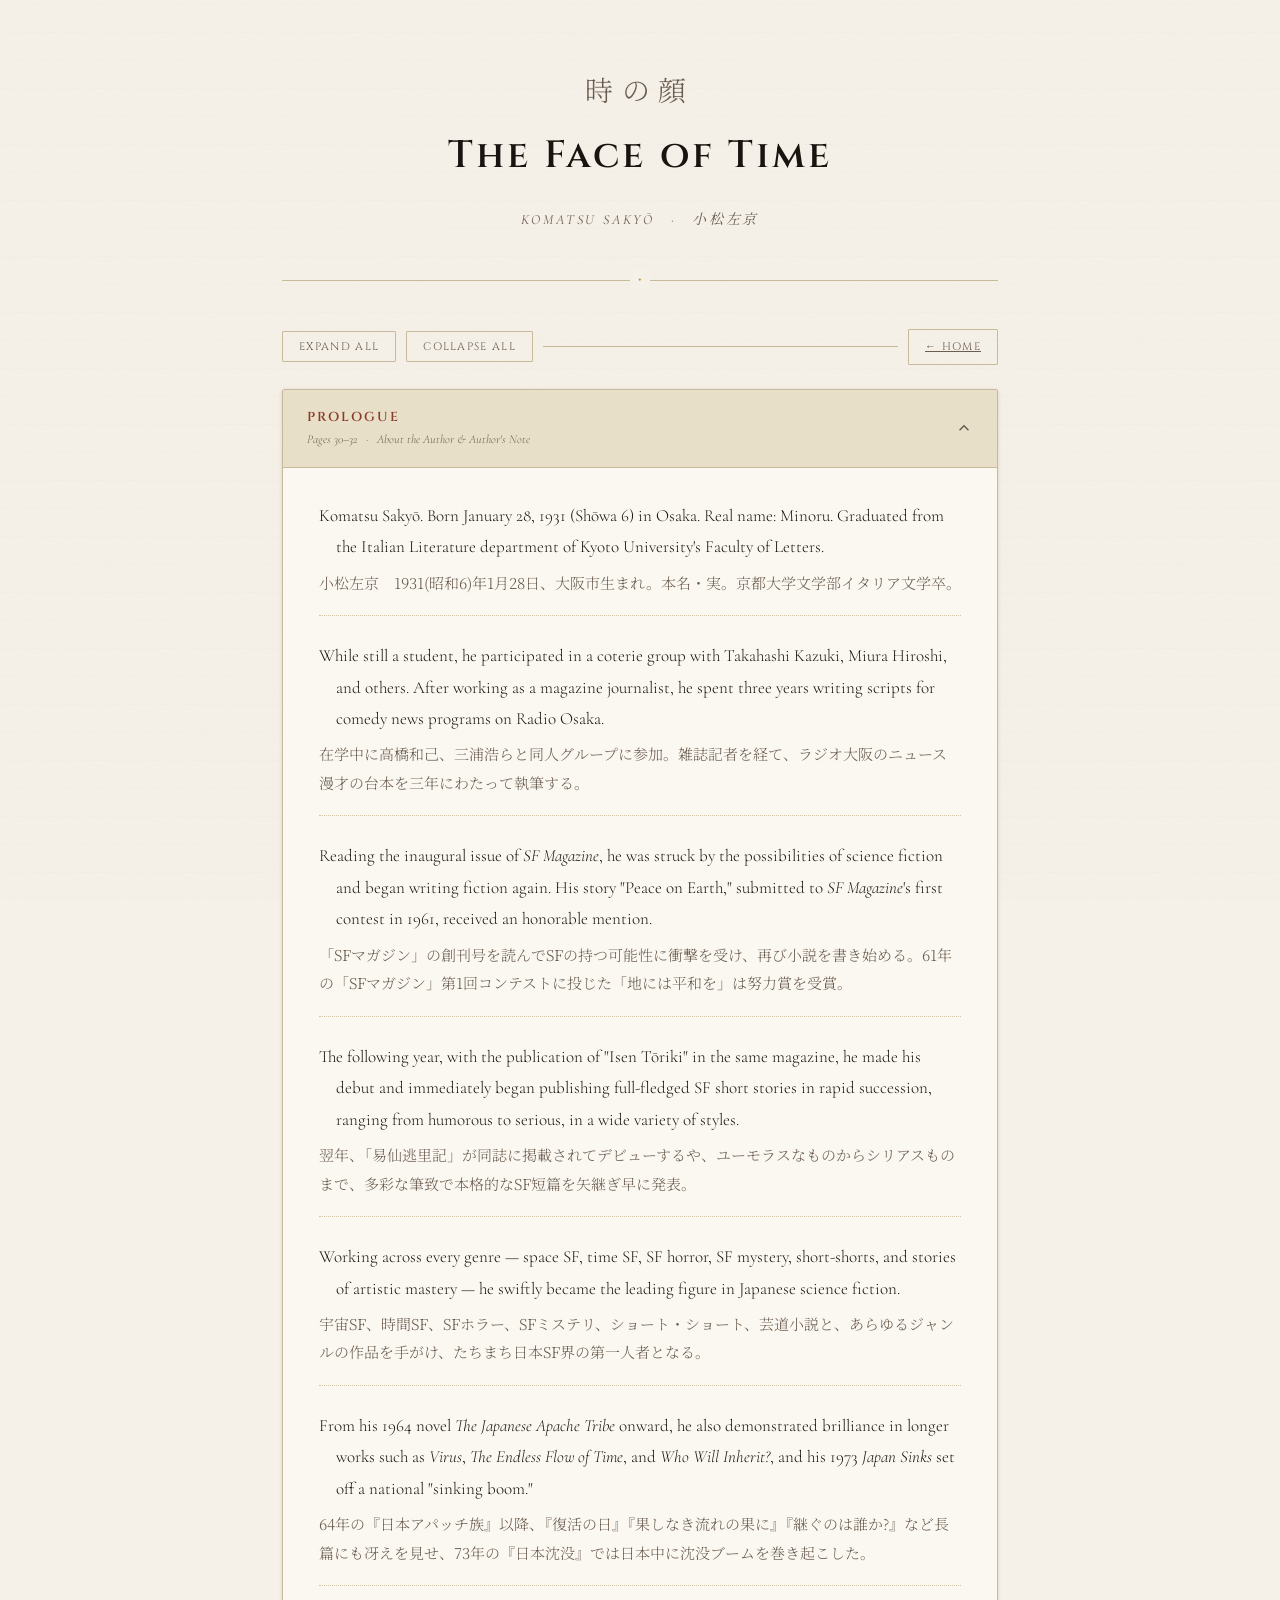
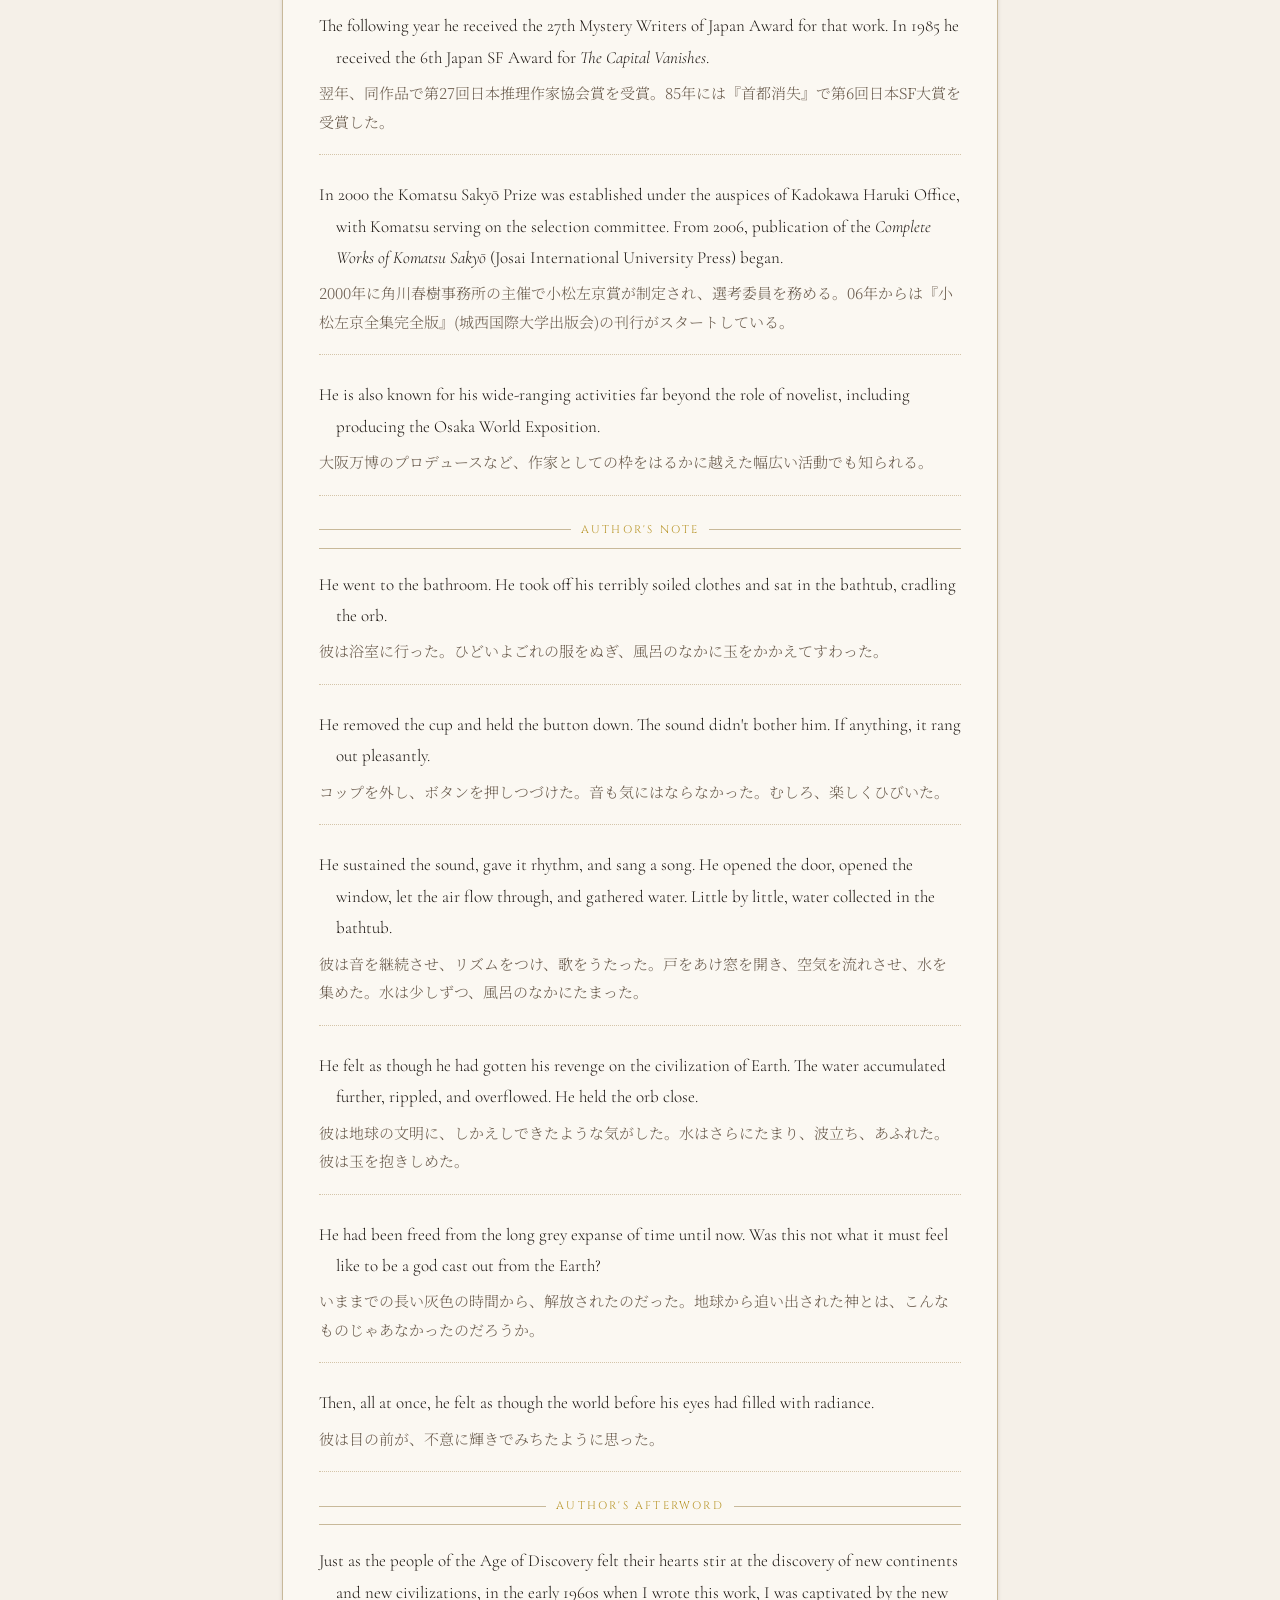
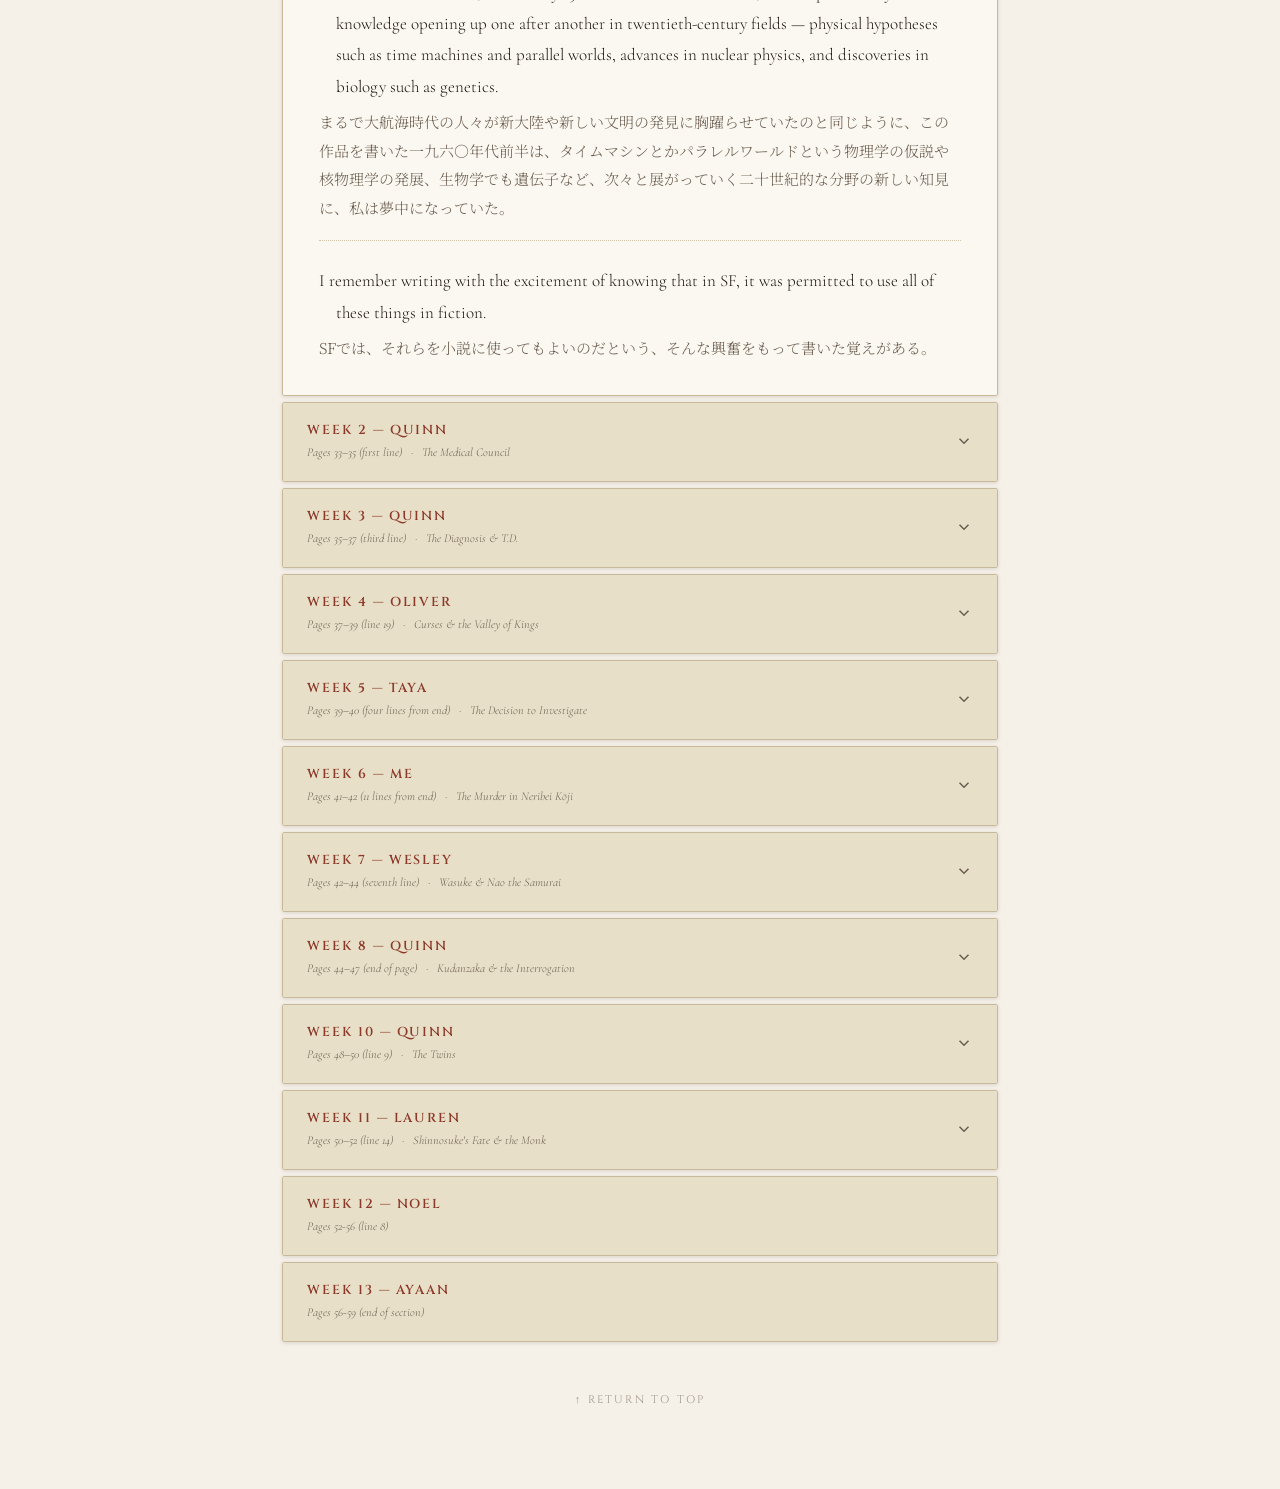
<file: tokinokao.html>
<!DOCTYPE html>
<html lang="en">
<head>
<meta charset="UTF-8">
<meta name="viewport" content="width=device-width, initial-scale=1.0">
<title>時の顔 — The Face of Time</title>
<link rel="preconnect" href="https://fonts.googleapis.com">
<link href="https://fonts.googleapis.com/css2?family=Cormorant+Garamond:ital,wght@0,300;0,400;0,600;1,300;1,400&family=Noto+Serif+JP:wght@300;400&family=Cinzel:wght@400;600&display=swap" rel="stylesheet">
<style>
  :root {
    --ink: #1a1410;
    --paper: #f5f0e8;
    --aged: #e8dfc8;
    --accent: #8b3a2a;
    --gold: #b8952a;
    --muted: #6b5d4f;
    --border: #c8b99a;
    --jp-line: #d4c5a9;
    --shadow: rgba(26,20,16,0.12);
  }

  * { margin: 0; padding: 0; box-sizing: border-box; }

  body {
    background: var(--paper);
    color: var(--ink);
    font-family: 'Cormorant Garamond', 'Noto Serif JP', Georgia, serif;
    font-size: 18px;
    line-height: 1.8;
    min-height: 100vh;
  }

  /* Subtle paper texture */
  body::before {
    content: '';
    position: fixed;
    inset: 0;
    background-image: 
      repeating-linear-gradient(0deg, transparent, transparent 27px, rgba(180,160,120,0.04) 28px),
      url("data:image/svg+xml,%3Csvg xmlns='http://www.w3.org/2000/svg' width='300' height='300'%3E%3Cfilter id='n'%3E%3CfeTurbulence type='fractalNoise' baseFrequency='0.9' numOctaves='4' stitchTiles='stitch'/%3E%3CfeColorMatrix type='saturate' values='0'/%3E%3C/filter%3E%3Crect width='300' height='300' filter='url(%23n)' opacity='0.03'/%3E%3C/svg%3E");
    pointer-events: none;
    z-index: 0;
  }

  .wrapper {
    position: relative;
    z-index: 1;
    max-width: 780px;
    margin: 0 auto;
    padding: 0 32px 80px;
  }

  /* Title Block */
  .title-block {
    text-align: center;
    padding: 64px 0 48px;
    border-bottom: 1px solid var(--border);
    margin-bottom: 48px;
    position: relative;
  }

  .title-block::before, .title-block::after {
    content: '◆';
    position: absolute;
    bottom: -10px;
    color: var(--gold);
    font-size: 12px;
    background: var(--paper);
    padding: 0 8px;
  }
  .title-block::before { left: 50%; transform: translateX(-50%); }
  .title-block::after { display: none; }

  .title-jp {
    font-family: 'Noto Serif JP', serif;
    font-size: 28px;
    font-weight: 300;
    letter-spacing: 0.3em;
    color: var(--muted);
    margin-bottom: 8px;
  }

  .title-en {
    font-family: 'Cinzel', serif;
    font-size: 38px;
    font-weight: 600;
    letter-spacing: 0.08em;
    color: var(--ink);
    margin-bottom: 16px;
  }

  .title-author {
    font-size: 14px;
    letter-spacing: 0.2em;
    text-transform: uppercase;
    color: var(--muted);
    font-style: italic;
  }

  /* Section collapsible */
  .section {
    margin-bottom: 6px;
    border: 1px solid var(--border);
    border-radius: 2px;
    overflow: hidden;
    background: rgba(255,253,248,0.6);
    box-shadow: 0 1px 4px var(--shadow);
  }

  .section-header {
    display: flex;
    align-items: center;
    justify-content: space-between;
    padding: 16px 24px;
    cursor: pointer;
    user-select: none;
    background: var(--aged);
    border-bottom: 1px solid transparent;
    transition: background 0.2s, border-color 0.2s;
    gap: 16px;
  }

  .section-header:hover {
    background: #dfd5be;
  }

  .section.open .section-header {
    border-bottom-color: var(--border);
  }

  .section-title {
    font-family: 'Cinzel', serif;
    font-size: 13px;
    font-weight: 600;
    letter-spacing: 0.15em;
    text-transform: uppercase;
    color: var(--accent);
    flex: 1;
  }

  .section-subtitle {
    font-size: 12px;
    color: var(--muted);
    font-style: italic;
    font-weight: 300;
  }

  .section-chevron {
    width: 18px;
    height: 18px;
    flex-shrink: 0;
    color: var(--muted);
    transition: transform 0.3s ease;
  }

  .section.open .section-chevron {
    transform: rotate(180deg);
  }

  .section-body {
    display: none;
    padding: 32px 36px;
    animation: fadeIn 0.25s ease;
  }

  .section.open .section-body {
    display: block;
  }

  @keyframes fadeIn {
    from { opacity: 0; transform: translateY(-4px); }
    to { opacity: 1; transform: translateY(0); }
  }

  /* Passage pairs */
  .passage {
    margin-bottom: 24px;
  }

  .passage:last-child {
    margin-bottom: 0;
  }

  .line-en {
    font-size: 17px;
    line-height: 1.85;
    color: var(--ink);
    margin-bottom: 6px;
    font-weight: 300;
    padding-left: 1em;
    text-indent: -1em;
  }

  .line-jp {
    font-family: 'Noto Serif JP', serif;
    font-size: 15px;
    line-height: 1.9;
    color: var(--muted);
    margin-bottom: 0;
    padding-bottom: 18px;
    border-bottom: 1px dotted var(--jp-line);
    font-weight: 300;
  }

  .passage:last-child .line-jp {
    border-bottom: none;
    padding-bottom: 0;
  }

  /* Author note style */
  .author-note-label {
    font-family: 'Cinzel', serif;
    font-size: 11px;
    letter-spacing: 0.2em;
    text-transform: uppercase;
    color: var(--gold);
    margin-bottom: 20px;
    padding-bottom: 8px;
    border-bottom: 1px solid var(--border);
    display: flex;
    align-items: center;
    gap: 10px;
  }

  .author-note-label::before, .author-note-label::after {
    content: '';
    flex: 1;
    height: 1px;
    background: var(--border);
  }

  /* Controls */
  .controls {
    display: flex;
    gap: 10px;
    margin-bottom: 24px;
    align-items: center;
  }

  .ctrl-btn {
    font-family: 'Cinzel', serif;
    font-size: 11px;
    letter-spacing: 0.12em;
    text-transform: uppercase;
    padding: 7px 16px;
    border: 1px solid var(--border);
    background: transparent;
    color: var(--muted);
    cursor: pointer;
    border-radius: 1px;
    transition: all 0.2s;
  }

  .ctrl-btn:hover {
    background: var(--aged);
    color: var(--ink);
    border-color: var(--muted);
  }

  .ctrl-divider {
    flex: 1;
    height: 1px;
    background: var(--border);
  }

  /* Translator note */
  .translator-note {
    font-size: 12px;
    color: #9c8a76;
    font-style: italic;
    margin-top: 16px;
    padding-top: 12px;
    border-top: 1px solid var(--jp-line);
  }

  /* Scroll to top */
  .top-link {
    display: block;
    text-align: center;
    margin-top: 48px;
    font-family: 'Cinzel', serif;
    font-size: 11px;
    letter-spacing: 0.2em;
    text-transform: uppercase;
    color: var(--muted);
    text-decoration: none;
    opacity: 0.6;
    transition: opacity 0.2s;
  }
  .top-link:hover { opacity: 1; }

  /* Comment markers */
  .comment-mark {
    display: inline;
    background: rgba(139,58,42,0.08);
    border-bottom: 1px dashed var(--accent);
    cursor: help;
    position: relative;
  }
</style>
</head>
<body>
<div class="wrapper">

  <div class="title-block">
    <div class="title-jp">時の顔</div>
    <div class="title-en">The Face of Time</div>
    <div class="title-author">Komatsu Sakyō &ensp;·&ensp; 小松左京</div>
  </div>

  <div class="controls">
    <button class="ctrl-btn" onclick="expandAll()">Expand All</button>
    <button class="ctrl-btn" onclick="collapseAll()">Collapse All</button>
    <div class="ctrl-divider"></div>
    <a class="ctrl-btn" href="https://jwgiese23.github.io/home.html">← Home</a>
  </div>

  <!-- PROLOGUE -->
  <div class="section open" id="s-prologue">
    <div class="section-header" onclick="toggle('s-prologue')">
      <div>
        <div class="section-title">Prologue</div>
        <div class="section-subtitle">Pages 30–32 &ensp;·&ensp; About the Author &amp; Author's Note</div>
      </div>
      <svg class="section-chevron" viewBox="0 0 24 24" fill="none" stroke="currentColor" stroke-width="2"><polyline points="6 9 12 15 18 9"/></svg>
    </div>
    <div class="section-body">

      <div class="passage">
        <div class="line-en">Komatsu Sakyō. Born January 28, 1931 (Shōwa 6) in Osaka. Real name: Minoru. Graduated from the Italian Literature department of Kyoto University's Faculty of Letters.</div>
        <div class="line-jp">小松左京　1931(昭和6)年1月28日、大阪市生まれ。本名・実。京都大学文学部イタリア文学卒。</div>
      </div>
      <div class="passage">
        <div class="line-en">While still a student, he participated in a coterie group with Takahashi Kazuki, Miura Hiroshi, and others. After working as a magazine journalist, he spent three years writing scripts for comedy news programs on Radio Osaka.</div>
        <div class="line-jp">在学中に高橋和己、三浦浩らと同人グループに参加。雑誌記者を経て、ラジオ大阪のニュース漫才の台本を三年にわたって執筆する。</div>
      </div>
      <div class="passage">
        <div class="line-en">Reading the inaugural issue of <em>SF Magazine</em>, he was struck by the possibilities of science fiction and began writing fiction again. His story "Peace on Earth," submitted to <em>SF Magazine</em>'s first contest in 1961, received an honorable mention.</div>
        <div class="line-jp">「SFマガジン」の創刊号を読んでSFの持つ可能性に衝撃を受け、再び小説を書き始める。61年の「SFマガジン」第1回コンテストに投じた「地には平和を」は努力賞を受賞。</div>
      </div>
      <div class="passage">
        <div class="line-en">The following year, with the publication of "Isen Tōriki" in the same magazine, he made his debut and immediately began publishing full-fledged SF short stories in rapid succession, ranging from humorous to serious, in a wide variety of styles.</div>
        <div class="line-jp">翌年、「易仙逃里記」が同誌に掲載されてデビューするや、ユーモラスなものからシリアスものまで、多彩な筆致で本格的なSF短篇を矢継ぎ早に発表。</div>
      </div>
      <div class="passage">
        <div class="line-en">Working across every genre — space SF, time SF, SF horror, SF mystery, short-shorts, and stories of artistic mastery — he swiftly became the leading figure in Japanese science fiction.</div>
        <div class="line-jp">宇宙SF、時間SF、SFホラー、SFミステリ、ショート・ショート、芸道小説と、あらゆるジャンルの作品を手がけ、たちまち日本SF界の第一人者となる。</div>
      </div>
      <div class="passage">
        <div class="line-en">From his 1964 novel <em>The Japanese Apache Tribe</em> onward, he also demonstrated brilliance in longer works such as <em>Virus</em>, <em>The Endless Flow of Time</em>, and <em>Who Will Inherit?</em>, and his 1973 <em>Japan Sinks</em> set off a national "sinking boom."</div>
        <div class="line-jp">64年の『日本アパッチ族』以降、『復活の日』『果しなき流れの果に』『継ぐのは誰か?』など長篇にも冴えを見せ、73年の『日本沈没』では日本中に沈没ブームを巻き起こした。</div>
      </div>
      <div class="passage">
        <div class="line-en">The following year he received the 27th Mystery Writers of Japan Award for that work. In 1985 he received the 6th Japan SF Award for <em>The Capital Vanishes</em>.</div>
        <div class="line-jp">翌年、同作品で第27回日本推理作家協会賞を受賞。85年には『首都消失』で第6回日本SF大賞を受賞した。</div>
      </div>
      <div class="passage">
        <div class="line-en">In 2000 the Komatsu Sakyō Prize was established under the auspices of Kadokawa Haruki Office, with Komatsu serving on the selection committee. From 2006, publication of the <em>Complete Works of Komatsu Sakyō</em> (Josai International University Press) began.</div>
        <div class="line-jp">2000年に角川春樹事務所の主催で小松左京賞が制定され、選考委員を務める。06年からは『小松左京全集完全版』(城西国際大学出版会)の刊行がスタートしている。</div>
      </div>
      <div class="passage">
        <div class="line-en">He is also known for his wide-ranging activities far beyond the role of novelist, including producing the Osaka World Exposition.</div>
        <div class="line-jp">大阪万博のプロデュースなど、作家としての枠をはるかに越えた幅広い活動でも知られる。</div>
      </div>

      <div class="author-note-label">Author's Note</div>

      <div class="passage">
        <div class="line-en">He went to the bathroom. He took off his terribly soiled clothes and sat in the bathtub, cradling the orb.</div>
        <div class="line-jp">彼は浴室に行った。ひどいよごれの服をぬぎ、風呂のなかに玉をかかえてすわった。</div>
      </div>
      <div class="passage">
        <div class="line-en">He removed the cup and held the button down. The sound didn't bother him. If anything, it rang out pleasantly.</div>
        <div class="line-jp">コップを外し、ボタンを押しつづけた。音も気にはならなかった。むしろ、楽しくひびいた。</div>
      </div>
      <div class="passage">
        <div class="line-en">He sustained the sound, gave it rhythm, and sang a song. He opened the door, opened the window, let the air flow through, and gathered water. Little by little, water collected in the bathtub.</div>
        <div class="line-jp">彼は音を継続させ、リズムをつけ、歌をうたった。戸をあけ窓を開き、空気を流れさせ、水を集めた。水は少しずつ、風呂のなかにたまった。</div>
      </div>
      <div class="passage">
        <div class="line-en">He felt as though he had gotten his revenge on the civilization of Earth. The water accumulated further, rippled, and overflowed. He held the orb close.</div>
        <div class="line-jp">彼は地球の文明に、しかえしできたような気がした。水はさらにたまり、波立ち、あふれた。彼は玉を抱きしめた。</div>
      </div>
      <div class="passage">
        <div class="line-en">He had been freed from the long grey expanse of time until now. Was this not what it must feel like to be a god cast out from the Earth?</div>
        <div class="line-jp">いままでの長い灰色の時間から、解放されたのだった。地球から追い出された神とは、こんなものじゃあなかったのだろうか。</div>
      </div>
      <div class="passage">
        <div class="line-en">Then, all at once, he felt as though the world before his eyes had filled with radiance.</div>
        <div class="line-jp">彼は目の前が、不意に輝きでみちたように思った。</div>
      </div>

      <div class="author-note-label">Author's Afterword</div>

      <div class="passage">
        <div class="line-en">Just as the people of the Age of Discovery felt their hearts stir at the discovery of new continents and new civilizations, in the early 1960s when I wrote this work, I was captivated by the new knowledge opening up one after another in twentieth-century fields — physical hypotheses such as time machines and parallel worlds, advances in nuclear physics, and discoveries in biology such as genetics.</div>
        <div class="line-jp">まるで大航海時代の人々が新大陸や新しい文明の発見に胸躍らせていたのと同じように、この作品を書いた一九六○年代前半は、タイムマシンとかパラレルワールドという物理学の仮説や核物理学の発展、生物学でも遺伝子など、次々と展がっていく二十世紀的な分野の新しい知見に、私は夢中になっていた。</div>
      </div>
      <div class="passage">
        <div class="line-en">I remember writing with the excitement of knowing that in SF, it was permitted to use all of these things in fiction.</div>
        <div class="line-jp">SFでは、それらを小説に使ってもよいのだという、そんな興奮をもって書いた覚えがある。</div>
      </div>
    </div>
  </div>

  <!-- WEEK 2 -->
  <div class="section" id="s-w2">
    <div class="section-header" onclick="toggle('s-w2')">
      <div>
        <div class="section-title">Week 2 — Quinn</div>
        <div class="section-subtitle">Pages 33–35 (first line) &ensp;·&ensp; The Medical Council</div>
      </div>
      <svg class="section-chevron" viewBox="0 0 24 24" fill="none" stroke="currentColor" stroke-width="2"><polyline points="6 9 12 15 18 9"/></svg>
    </div>
    <div class="section-body">
      <div class="passage">
        <div class="line-en">The small conference room was lined with grave faces. Not one of them could bring themselves to look directly at the two of us.</div>
        <div class="line-jp">小会議室の中には、沈痛な顔がずらりならんでいた。だれ一人として、僕たち二人の方を正視できないでいた。</div>
      </div>
      <div class="passage">
        <div class="line-en">"Mr. Tanaka," said Dr. Chan Tao-lung, the director, opening the discussion. "We have here the medical staff of the East Asia General Hospital. We are also joined by Dr. Duclos of the Central Institute of Pathology, President Johansen of Trondheim Medical University, and the eminent authority on specialized clinical medicine, Dr. Buchanan."</div>
        <div class="line-jp">「タナカさん」院長のチャン・タオルン博士が口を切った。「ここには東部アジア総合病院の医局員がおります。そして中央病理学研究所のデュクロ博士、トロントハイム医大のヨハンセン総長、特殊臨床医学の泰斗ブキャナン博士の諸先生もおられます」</div>
      </div>
      <div class="passage">
        <div class="line-en">Dr. Chan glanced briefly around the assembled faces. "We asked you to come to our hospital to discuss your son's treatment."</div>
        <div class="line-jp">チャン博士はちょっと顔ぶれを見わたした。「みなさん、あなたの息子さんの治療のことで、当医院においでねがったのです」</div>
      </div>
      <div class="passage">
        <div class="line-en">"You've gathered the leading authorities in the field," said my father — Yoshiro Tanaka, the most senior investigator at the Time Management Bureau — with a faint trace of sarcasm and anger in his voice.</div>
        <div class="line-jp">「斯界の泰斗を網羅していただいたわけですな」おやじ――時間管理局最古参のヨシロ・タナカ調査部長の口ぶりには、かすかに皮肉と怒りがまじっていた。</div>
      </div>
      <div class="passage">
        <div class="line-en">"So what is your conclusion? Can Kazumi be cured?"</div>
        <div class="line-jp">「で、みなさんの結論はどうなんです? カズミはなおるんですか?」</div>
      </div>
      <div class="passage">
        <div class="line-en">The distinguished doctors all lowered their eyes at once.</div>
        <div class="line-jp">えらい先生がたが、一せいに眼をふせた。</div>
      </div>
      <div class="passage">
        <div class="line-en">I found myself picturing Kazumi lying in the anesthesia case in the special ward. His fair-skinned, delicate face had been ravaged by the fierce attacks that struck every twenty-four hours, reduced to the appearance of a dead man.</div>
        <div class="line-jp">僕はふと特別病棟の麻酔ケースの中に横たわる、カズミの顔をうかべた。色白、端麗な顔は、二十四時間おきにおそうはげしい苦しみにやみおとろえ、死人の症状。</div>
      </div>
      <div class="passage">
        <div class="line-en">Dr. Chan gave two or three metallic coughs. "We have done everything within the power of current clinical medicine. We have tried every means available."</div>
        <div class="line-jp">チャン博士は金属的なせきばらいを二、三度した。「治療はできうるかぎりの、現在の臨床医学の知識の及ぶかぎり、あらゆる手段をつくしたものです」</div>
      </div>
      <div class="passage">
        <div class="line-en">A heavy silence settled over the room.</div>
        <div class="line-jp">沈黙が部屋を支配した。</div>
      </div>
      <div class="passage">
        <div class="line-en">"Your son's is a rare disease," Dr. Buchanan cut in, his voice full of helpless regret. "We cannot identify the cause. I cannot accept this. I am a physician." The red-faced doctor struck the desk with his fist. "A disease like this should not exist."</div>
        <div class="line-jp">「あなたの御子息は奇病です」悔恨やるかたないようすでブキャナン博士が口をはさんだ。「その病因がつかめない。こんな病気はあり得ない。わしは医師ですよ」</div>
      </div>
      <div class="passage">
        <div class="line-en">The lights dimmed and a film began to play on the screen.</div>
        <div class="line-jp">照明が部屋を暗くして、映写が始まった。</div>
      </div>
      <div class="passage">
        <div class="line-en">"Let me explain the symptoms in detail," Dr. Chan continued. "The attacks began suddenly fourteen months ago and have since recurred at almost exactly twenty-four-hour intervals. They continue for two weeks, then cease for two weeks. According to the patient himself, it begins with a sudden stabbing pain on the surface of the skin, followed by intense pain penetrating through the muscles and into the internal organs…"</div>
        <div class="line-jp">「病状について、説明します」チャン博士がひきついだ。「発作は一年二か月前に突然起りはじめ、それ以後、ほとんど正確に二十四時間間隔でおそってきます。これが二週間つづいては、二週間やむのです。――患者の言によりますと皮膚表面に突然おそってくる刺すような痛み、つづいて筋肉、内臓組織まで貫通するはげしい痛み……」</div>
      </div>
      <div class="passage">
        <div class="line-en">I clicked my tongue despite myself. What was the point of describing the patient's suffering to the patient's own father?</div>
        <div class="line-jp">僕は思わず舌うちした。患者の父親に、患者の苦痛を語ってきかせてどうする気だ?</div>
      </div>
      <div class="passage">
        <div class="line-en">"After the pain sensation occurs, small blue spots remain on the surface of the skin. What is incomprehensible to us is this: despite the patient reporting such severe pain, the tissue itself shows no change whatsoever beyond a series of contractions."</div>
        <div class="line-jp">「疼痛感覚が起ったあとは、青い、小さな斑点が、皮膚上に残る。――われわれにとって不可解なことは、患者がこのようにはげしい苦痛を訴えるのに、組織そのものには、一連の収縮以外何の変化も起らないということです」</div>
      </div>
      <div class="passage">
        <div class="line-en">The film showed microscopic footage of muscle tissue. Blood cells moved busily through the capillaries, and semi-transparent striated muscle cells pulsed. Then, suddenly, a section of the epidermal cells contracted violently. The contraction spread in a straight line from the surface of the tissue down into its depths.</div>
        <div class="line-jp">フィルムは筋組織の顕微鏡映画をうつし出した。毛細血管の中を血球がせわしなく動き、半透明の黄紋筋細胞がうごめいていた。と、突然表皮細胞の一部が、はげしく収縮した。その収縮は組織表皮部から深部へかけて、一直線にひろがって行った。</div>
      </div>
      <div class="passage">
        <div class="line-en">"That contraction of unknown cause spreading before you now — that is the attack," said Dr. Chan. "After the attack, no damage occurs to the tissue, yet the patient continues to report that the sensation of pain remains at that point. The natural conclusion is that the attacks are psychosomatic in origin. However…"</div>
        <div class="line-jp">「今あそこにひろがって行く原因不明の収縮が、発作です」チャン博士はいった。「発作の後、組織には何の損傷も起らないのに、患者は依然として疼痛感がその点に残っていると訴えている。――当然考えられるのは、発作が心因性のものであるということです。しかし……」</div>
      </div>
      <div class="passage">
        <div class="line-en">In the silence of the room, the rough sound of my father's breathing and the faint wet sound of Dr. Chan's lips were unpleasantly audible.</div>
        <div class="line-jp">静まりかえった席上で、おやじの荒い息と、チャン博士が唇をしめす、かすかなピチャピチャという音が、いやにはっきりきこえた。</div>
      </div>
      <div class="passage">
        <div class="line-en">"Even precise psychometric examination has revealed nothing that could be called a cause. And yet — this is what makes it impossible for modern medicine to treat, and what makes it a truly rare disease — these attacks and the residual pain cannot be prevented by any anesthetic, however powerful."</div>
        <div class="line-jp">「サイコメトリ方法による精密検査によっても何一つ原因らしいものはみとめられません。しかも――これこそ現代医学にとって不可能であり、奇病たるゆえんなのですが――この発作と残留疼痛感は、いかなる強力な麻酔をもってしても、防ぎ得ないのです」</div>
      </div>
      <div class="passage">
        <div class="line-en">I felt as though I could hear Kazumi's terrible screams during an attack ringing in my ears. Inside the case… his limbs strapped down.</div>
        <div class="line-jp">僕は発作の起った時のカズミのおそろしい叫びが耳にきこえるような気がした。ケースの中で……手足をしばりつけられて。</div>
      </div>
      <div class="passage">
        <div class="line-en">A diagram of the human body appeared on the screen. Scattered across it, centered on the torso, were innumerable blue dots. My father drew in a sharp breath.</div>
        <div class="line-jp">画面に人体の略図がうつった。その上に胴体を中心に、無数の青い点がちらばっていた。おやじが音をたてて息をすいこんだ。</div>
      </div>
    </div>
  </div>

  <!-- WEEK 3 -->
  <div class="section" id="s-w3">
    <div class="section-header" onclick="toggle('s-w3')">
      <div>
        <div class="section-title">Week 3 — Quinn</div>
        <div class="section-subtitle">Pages 35–37 (third line) &ensp;·&ensp; The Diagnosis &amp; T.D.</div>
      </div>
      <svg class="section-chevron" viewBox="0 0 24 24" fill="none" stroke="currentColor" stroke-width="2"><polyline points="6 9 12 15 18 9"/></svg>
    </div>
    <div class="section-body">
      <div class="passage">
        <div class="line-en">"The attack points appear only on the front of the body, and no single point has been struck twice. At present, there are already points across much of the body…"</div>
        <div class="line-jp">「発作点は身体前面にのみあらわれ、一か所に二度起ることはありません。現在ではすでに身体上数か所に……」</div>
      </div>
      <div class="passage">
        <div class="line-en">"That's enough!" my father cried. "What exactly are you trying to say? If you're telling me to give up, say so plainly. Can Kazumi not be cured?"</div>
        <div class="line-jp">「もうけっこうです!」おやじが叫んだ。「あんたらはいったい何をいいたいんです? あきらめろというんだったら、はっきりそういってください。カズミはなおらないんですか?」</div>
      </div>
      <div class="passage">
        <div class="line-en">How bitterly ironic that cry of despair must ring, coming from a Time Bureau officer. There exists a Prohibition Zone — a temporal zone spanning fifty years on either side of the present that ordinary bureau officers are strictly forbidden from entering. Those permitted to leap across thousands of years are themselves forbidden from knowing anything about a future that directly concerns them.</div>
        <div class="line-jp">この絶望的な問いが、時間局員の場合、何と皮肉にひびくことだろう。禁止時域――現在前後五十年の間、一般局員が決してはいれない時域がある。数千年をとびこえることは許されたものたちが、自分に直接関係のある未来については、知ることを禁じられているのだ。</div>
      </div>
      <div class="passage">
        <div class="line-en">"On that matter…" Dr. Chan said with evident difficulty, "we wished to ask for your decision here today. In conclusion — we cannot cure this illness. Left as he is, your son will continue to suffer and will die within a year or so."</div>
        <div class="line-jp">「そのことについて……」チャン博士は苦しそうにいった。「われわれは、今日ここであなたの裁断をあおぎたかったのです。結論として――われわれには、この病気はなおせません。このままでは、御子息は苦しみつづけて一年かそこらのうちに死ぬでしょう」</div>
      </div>
      <div class="passage">
        <div class="line-en">"Then what decision are you asking me to make?" my father said in a crushed voice. "Euthanasia?"</div>
        <div class="line-jp">「で、何の裁断をするのです?」おやじはうちのめされた声でいった。「安楽死ですか?」</div>
      </div>
      <div class="passage">
        <div class="line-en">"No — even if we cannot cure the disease, there is a means of prolonging his life: brain transplantation." Dr. Chan pressed on eagerly. "We would prepare an android identical to your son in every way…"</div>
        <div class="line-jp">「いいや、病気はなおせなくとも、生命をひきのばす手段はあります――脳髄移植です」チャン博士はいきおいこんでいった。「御子息そっくりの純正アンドロイドを準備して……」</div>
      </div>
      <div class="passage">
        <div class="line-en">"An android!" My father suddenly gave a short, light laugh. "An android that will never age! You gentlemen don't seem to have much experience raising children yourselves. You hold the conceptual belief that personality is entirely contained in the brain. But for a father, his son's every hair, every patch of skin — no, even the illness itself — is part of his son's whole being."</div>
        <div class="line-jp">「アンドロイドか!」突然おやじは軽い声をたてて笑った。「永遠に年をとらぬ、アンドロイド! ――あなたがたは自分で子供を育てた経験が、あまりないようですな。人格とは、脳につまっているものがすべてだと概念的に思っている。だが、父親にとっては、息子の髪の毛一本皮膚一片――いや、病気そのものが息子の全人格なのです」</div>
      </div>
      <div class="passage">
        <div class="line-en">"Brain transplantation is not necessarily a certain solution to the problem either," said Dr. Duclos, the authority on special pathology, breaking in suddenly. "It would be best for you to know that in advance."</div>
        <div class="line-jp">「脳髄移植も、確実に問題の解決になるとはかぎらない」突然特殊病理学の権威、デュクロ博士がいった。「そのことはあらかじめ知っておいていただいた方がいいでしょう」</div>
      </div>
      <div class="passage">
        <div class="line-en">A stir ran through the doctors. Reproachful whispers were exchanged about Dr. Duclos.</div>
        <div class="line-jp">医者たちの間に動揺が起った。デュクロ博士を非難するようなささやきがかわされた。</div>
      </div>
      <div class="passage">
        <div class="line-en">"What do you mean?" my father asked, puzzled.</div>
        <div class="line-jp">「どういうことです?」おやじはけげんそうにきいた。</div>
      </div>
      <div class="passage">
        <div class="line-en">"Can androids get sick too?"</div>
        <div class="line-jp">「アンドロイドにも病気がおこるんですか？」</div>
      </div>
      <div class="passage">
        <div class="line-en">"In psychosomatic cases, it can happen. — In this case as well…" The doctor hesitated slightly. "Judging from the symptoms, I believe it may be T.D. … though that's a minority opinion."</div>
        <div class="line-jp">「心因性の場合、おこることがあります。――今度の場合も……」博士はちょっとためらった。「私は症状から見て、T・Dだと思うんですが……少数意見ですが」</div>
      </div>
      <div class="passage">
        <div class="line-en">"What's T.D.?"</div>
        <div class="line-jp">「T・Dって何です？」</div>
      </div>
      <div class="passage">
        <div class="line-en">"Telepathic Disease. A psychically induced disorder. It's an illness that occurs through the action of thought-energy — an esper disease."</div>
        <div class="line-jp">「テレパシック・ディジーズ。精神感応性疾患です。思念力の作用によって起こるエスパー病気です」</div>
      </div>
      <div class="passage">
        <div class="line-en">"So you're saying someone with psychic powers caused it?" I cried in shock.</div>
        <div class="line-jp">「じゃあ、超能力の連中の誰かが起こしたというんですか？」僕はおどろいて叫んだ。</div>
      </div>
      <div class="passage">
        <div class="line-en">"Dr. Duclos's theory is a minority view," said Dr. Johansen heavily, in his strong northern accent. "If it were T.D., the cause — in this case we should say the culprit — ought to be easy to find. We have a fully equipped psychic police force, and all espers are registered and strictly supervised…"</div>
        <div class="line-jp">「デュクロ博士の説は少数意見です」とヨハンセン博士が、強い北方訛りで重々しくいった。「T・Dなら簡単に原因が――この際は犯人というべきでしょうが――見つかるはずですからね。完備した超能力警察、登録され厳重に取り締まられているエスパーたち……」</div>
      </div>
      <div class="passage">
        <div class="line-en">"Of course, we requested a full investigation from the psychic police," added Dr. Buchanan. "The result was that there are absolutely no signs of such activity. Would you like to see the report?"</div>
        <div class="line-jp">「むろん、われわれは超能力警察に依頼して、充分に調査しました」とブキャナン博士もいった。「結果は、その兆候はまったくないということです。――報告書をごらんになりますか？」</div>
      </div>
      <div class="passage">
        <div class="line-en">My father was staring into space, deep in thought. Just as Dr. Chan was about to close the discussion and ask for a decision, my father suddenly stood up.</div>
        <div class="line-jp">おやじは、宙を見つめて考えこんでいた。チャン博士がこの問題を打ち切って裁断を求めようとした時、おやじは突然立ち上った。</div>
      </div>
      <div class="passage">
        <div class="line-en">"Gentlemen," he said, "please hold off on the transplant surgery. And please do whatever you can to keep my son alive as long as possible. That is all I ask for now."</div>
        <div class="line-jp">「みなさん」とおやじはいった。「移植手術は待ってください。そしてせがれの命を、何とかできるだけ長くもたせてやってください。今お願いしたいのはそれだけです」</div>
      </div>
      <div class="passage">
        <div class="line-en">Then he turned toward the corner of the room and said in a tense voice, "Dr. Duclos — I would like to speak with you."</div>
        <div class="line-jp">それから部屋の隅の方へ体をそむけると、つきつめた表情でいった。「デュクロ博士――お話があるのですが」</div>
      </div>
      <div class="passage">
        <div class="line-en">When we entered Dr. Duclos's private office, my father habitually glanced back at the wall-screen television as though afraid to see something terrible.</div>
        <div class="line-jp">デュクロ博士の個室へ入ると、おやじは習慣で、恐ろしいものでも見るように、こっそりと壁面テレビの方をふりかえった。</div>
      </div>
      <div class="passage">
        <div class="line-en">"You'd better not look at your son," said Dr. Duclos.</div>
        <div class="line-jp">「息子さんをごらんにならない方がいいですよ」</div>
      </div>
      <div class="passage">
        <div class="line-en">He checked the time with the subdermal medical chronometer embedded in his shoulder. "It's fifteen hundred hours. The next attack won't occur for at least another eleven hours."</div>
        <div class="line-jp">デュクロ博士は、肩に埋めこまれた医師用の皮下時計でちょっと時刻を感じ取った。ハイポダミック・クロノメーター。「いま十五時です。発作は少なくともあと十一時間は起きません」</div>
      </div>
      <div class="passage">
        <div class="line-en">Dr. Duclos was still young, stocky in build like a throwback to his Teutonic ancestors, but quick and energetic.</div>
        <div class="line-jp">デュクロ博士はまだ若く、チュートン族の先祖がえりといったずんぐりした体格だったが、いかにも機敏らしかった。</div>
      </div>
    </div>
  </div>

  <!-- WEEK 4 -->
  <div class="section" id="s-w4">
    <div class="section-header" onclick="toggle('s-w4')">
      <div>
        <div class="section-title">Week 4 — Oliver</div>
        <div class="section-subtitle">Pages 37–39 (line 19) &ensp;·&ensp; Curses &amp; the Valley of Kings</div>
      </div>
      <svg class="section-chevron" viewBox="0 0 24 24" fill="none" stroke="currentColor" stroke-width="2"><polyline points="6 9 12 15 18 9"/></svg>
    </div>
    <div class="section-body">
      <div class="passage">
        <div class="line-en">"It seems they've decided to put him into cryogenic suspended animation," he said, offering us drinks. "But whether that will eliminate the pain… As long as suspended death remains only suspended and not actual death, it may not help."</div>
        <div class="line-jp">「連中は冷凍仮死状態をとることにしたらしいですよ」と博士は飲み物をすすめながらいった。「だが、はたしてそれで苦痛がなくなるかどうか――仮死が仮死であって死でないかぎりは、だめかもしれません」</div>
      </div>
      <div class="passage">
        <div class="line-en">"I can't believe it," I said. "With the sensory organs, cerebrum, reflex systems, and metabolic systems all locked into complete suspended animation — is pain still possible?"</div>
        <div class="line-jp">「信じられませんね」と僕はいった。「感覚器も大脳も反射系も代謝系も、カチカチの仮死状態にあって、なお苦痛があり得るんですか？」</div>
      </div>
      <div class="passage">
        <div class="line-en">"If it's T.D., it might be."</div>
        <div class="line-jp">「T・Dならば、あるかもしれません」</div>
      </div>
      <div class="passage">
        <div class="line-en">"I'd like to hear more about this T.D.," my father said stiffly.</div>
        <div class="line-jp">「そのT・Dについて、くわしくききたいのですが……」おやじはかたい声でいった。</div>
      </div>
      <div class="passage">
        <div class="line-en">"To be honest, this field isn't very well understood," the doctor said reluctantly. "There are very few cases. Even in the fortieth century, research into psychic powers is still rather vague. Particularly the theory of sympathetic resonance — I believe it has considerable flaws. That's precisely why everyone prefers to avoid this question."</div>
        <div class="line-jp">「じつをいうと、この分野はあまりくわしくわかっていません」と博士はいいづらそうにいった。「症例が非常に少ないので――四十世紀の超能力研究もまだあいまいなものですな。特に交感理論など、だいぶ欠陥があると思います。だからこそ、みんなこの疑問をさけたがるんですな」</div>
      </div>
      <div class="passage">
        <div class="line-en">"Does T.D. operate across time?" my father asked.</div>
        <div class="line-jp">「T・Dってものは時代をこえて効力を発揮しますか？」</div>
      </div>
      <div class="passage">
        <div class="line-en">The doctor looked slightly surprised.</div>
        <div class="line-jp">博士はちょっとびっくりしたようだった。</div>
      </div>
      <div class="passage">
        <div class="line-en">"Surely not — I've never heard of such a thing. Basically, it's an illness caused by what we call telekinesis or psychokinesis. It usually occurs simultaneously with concentrated thought. Of course, if the thought-energy needs time to accumulate, there may be some delay in effect."</div>
        <div class="line-jp">「まさか――そんな話はききませんね。要するに、テレキネシスとかサイコキネシスとよばれる力で病気を起こすんですから、たいてい思念集中と同時に起こります。もっとも思念力蓄積の必要がある場合は、効果のおくれはありますが」</div>
      </div>
      <div class="passage">
        <div class="line-en">"What about a curse?"</div>
        <div class="line-jp">「たたりという場合は？」</div>
      </div>
      <div class="passage">
        <div class="line-en">I didn't immediately understand the meaning of that rare, obsolete word. But Dr. Duclos, well-versed in ancient medicine, seemed to understand at once.</div>
        <div class="line-jp">この珍しい廃語になった言葉の意味が、僕にはすぐわからなかった。しかしデュクロ博士は古代医学にくわしかったから、すぐわかったらしかった。</div>
      </div>
      <div class="passage">
        <div class="line-en">"That would be a matter of residual thought-energy," he said with a serious expression. "If residual psychic energy remains in a particular location or object, it may produce effects when someone approaches or touches it. But even then, it shouldn't persist for very long."</div>
        <div class="line-jp">「あれは残留思念力の問題ですね」と博士はむずかしい顔をした。「特定の地域や物体に残留思念力があって、近よったり触れたりすると効果を発揮する――これもそう長くは残らないはずです」</div>
      </div>
      <div class="passage">
        <div class="line-en">"But in the case of Egypt's 'Valley of the Kings,' the effect lasted across forty centuries."</div>
        <div class="line-jp">「だがエジプトの"王者の谷"の場合は、実に四十世紀をこえて効力が残った」</div>
      </div>
      <div class="passage">
        <div class="line-en">"We interpret that like this: the mass and structure of those pyramids, and the fact that they remained undisturbed in the desert for so long, were extremely effective in trapping and preserving psychic energy. Whether the ancient Egyptians deliberately chose that structure for that purpose, or whether it happened by chance, I cannot say."</div>
        <div class="line-jp">「あれはこう考えます。あのピラミッドの質量と構造、それに長く砂漠のなかに放置されていたということが、サイキック・エナジーを閉じこめ保存するのに非常に役立ったのだ、と。――古代エジプト人がわざわざその目的でああいう構造をえらんだのか、偶然そうなったのかは知りませんがね」</div>
      </div>
      <div class="passage">
        <div class="line-en">"Wait a moment," I said. "Are you suggesting that Kazumi's illness was caused by psychic energy from the past?"</div>
        <div class="line-jp">「ちょっと待ってください」と僕はいった。「カズミの病気が、過去の思念力によって起こったとでもいうんですか？」</div>
      </div>
      <div class="passage">
        <div class="line-en">"Perhaps…"</div>
        <div class="line-jp">「あるいは……」</div>
      </div>
      <div class="passage">
        <div class="line-en">My father began to say something, then suddenly clamped his mouth shut.</div>
        <div class="line-jp">そういいかけて、おやじはぐっと口をつぐんだ。</div>
      </div>
      <div class="passage">
        <div class="line-en">"Why?" I stood up abruptly, seized by a sudden surge of anxiety, and peered into his face. "Why Kazumi? If you, a Time Bureau officer, had brought back some illness from a past era, that would at least make sense. But Kazumi is just a research student at the Academy. He shouldn't have any contact with the past, should he?"</div>
        <div class="line-jp">「どうして？」僕は突然わきあがってきた不安に、思わず立ち上がって、おやじの顔をのぞきこんだ。「なぜカズミが――時間局員のあなたが、過ぎ去った時代から病気をかかえて来たというならまだ話がわかります。だけどカズミは数学院の研究生で、過去との交渉はないはずじゃありませんか？」</div>
      </div>
      <div class="passage">
        <div class="line-en">"Do you have some reason to suspect otherwise?" Dr. Duclos asked sharply.</div>
        <div class="line-jp">「何か心あたりでもあるのですか？」デュクロ博士は鋭くいった。</div>
      </div>
      <div class="passage">
        <div class="line-en">My father fell silent, clutching his head. I could see plainly the fierce struggle raging inside him over whether to speak.</div>
        <div class="line-jp">おやじはおしだまって頭をかかえこんでいた。言おうか言うまいかという激しい葛藤が、その胸の中にうずまいているのが、手にとるようにわかった。</div>
      </div>
      <div class="passage">
        <div class="line-en">"The truth is…" he said in a dry voice. "In the year 1843 — Far East N-6306 District. In the terms of that era, the fourteenth year of Tenpō, intercalary ninth month. Twenty-four years ago… Japan. Edo."</div>
        <div class="line-jp">「実は……」おやじはひからびた声でいった。「西暦一八四三年、極東N六三〇六地区――その時代の表現によるならば、天保十四年閏九月。二十四年前……ニッポン、エド。」</div>
      </div>
      <div class="passage">
        <div class="line-en">Stunned by the unexpected turn of events, I left Time Base 808 and ran south from Hongo, through the cut at Kiridoshi, past Hirokōji, toward the twilight Ōnarimichi.</div>
        <div class="line-jp">僕はことのなりゆきの意外さにおどろきながら、時間基地八〇八号を出て、本郷の切り通しをぬけ、広小路からたそがれの御成道を南に向かって走っていた。</div>
      </div>
      <div class="passage">
        <div class="line-en">My head was overflowing with nineteenth-century Edo language, customs, and knowledge that had been hurriedly crammed into me by the hypnotic memory device. I was dressed as a traveler: a striped kimono, townsman's hairstyle, a split-shoulder cloth bundle, hand guards and leggings.</div>
        <div class="line-jp">頭の中は催眠記憶装置（ハイプノムネモニックス）で大急ぎでつめこまれた十九世紀江戸の言語風俗や知識であふれていた。盲縞の着物に町人髪、ふりわけ包みに手甲脚絆といった旅人姿で。</div>
      </div>
      <div class="passage">
        <div class="line-en">"Kazumi is not my real son," my father had said in Dr. Duclos's office. "My real child — twenty-seven years ago, during the wreck of the Artemis — died with my wife… He was only six months old."</div>
        <div class="line-jp">「カズミはわしの本当の子ではないのだ」とおやじはデュクロ博士の部屋でいった。「わしの本当の子は、二十七年前のアルテミス号の遭難の時、妻といっしょに……生後六か月だった」</div>
      </div>
      <div class="passage">
        <div class="line-en">"Then Kazumi?"</div>
        <div class="line-jp">「じゃ、カズミは？」</div>
      </div>
      <div class="passage">
        <div class="line-en">"Twenty-four years ago…" my father said, wringing his hands. "When I went on an investigation to the Far East 6306 district — two thousand years in the past—"</div>
        <div class="line-jp">「二十四年前……」おやじは手をもみしだきながらいった。「わしが二千年前の極東六三〇六に調査に行った時に――」</div>
      </div>
      <div class="passage">
        <div class="line-en">I cried out in alarm. "But that's a serious matter. It's a violation."</div>
        <div class="line-jp">僕はぎょっとして叫んだ。「でも、それは大変なことです。違反です」</div>
      </div>
      <div class="passage">
        <div class="line-en">"It was a difficult situation," my father muttered. "If I had left the baby there, he would have died. And at that moment I sensed someone nearby, so instinctively I took the infant with me. I obtained permission to bring him back as a corpse, and had him undergo resuscitation surgery."</div>
        <div class="line-jp">「むずかしいところだった」とおやじはつぶやいた。「赤ん坊はほっておけばそのまま死ぬところだった。それにそのとき人の気配がしたので、咄嗟に赤ん坊を連れて来てしまったのだ。そして赤ん坊は死体として持ち込み許可をとり、蘇生手術を受けさせた」</div>
      </div>
      <div class="passage">
        <div class="line-en">"Take, try to understand. Do you know what it feels like for a father who has lost his child? …Especially in Japan—"</div>
        <div class="line-jp">「なあ、タケ、わかってくれ。子供を失った父親の感情がどんなものか……とりわけ、ニッポンで――」</div>
      </div>
      <div class="passage">
        <div class="line-en">Then my father looked at me and cried out in despair.</div>
        <div class="line-jp">それからおやじは僕の顔を見て、絶望的に叫んだ。</div>
      </div>
    </div>
  </div>

  <!-- WEEK 5 -->
  <div class="section" id="s-w5">
    <div class="section-header" onclick="toggle('s-w5')">
      <div>
        <div class="section-title">Week 5 — Taya</div>
        <div class="section-subtitle">Pages 39–40 (four lines from end) &ensp;·&ensp; The Decision to Investigate</div>
      </div>
      <svg class="section-chevron" viewBox="0 0 24 24" fill="none" stroke="currentColor" stroke-width="2"><polyline points="6 9 12 15 18 9"/></svg>
    </div>
    <div class="section-body">
      <div class="passage">
        <div class="line-en">"Hey, Take, try to understand! Do you know what it feels like for a father who has lost his child? …Especially how deeply people of Japanese descent have cherished their children!"</div>
        <div class="line-jp">「なあ、タケ、わかってくれ！子供を失った父親の感情がどんなものか……とりわけ、日本系人種が子供に対してどんなに深い愛情をいだいてきたか！」</div>
      </div>
      <div class="passage">
        <div class="line-en">According to that, it was completely uncertain whether the cause of Kazumi's strange illness truly lay in the nineteenth century. Still, as long as there was even a suspicion that the unexplained disease might be T.D., it seemed worthwhile to investigate the upbringing hidden behind the veil of that past.</div>
        <div class="line-jp">それによれば、カズミの奇怪な病気の原因が実際に十九世紀にあるかどうかは、まったくあやふやだった。ただ、その原因不明の病気がT・Dかもしれないという疑いがあるかぎり、その過去のベールに閉ざされた生い立ちは探ってみる値打ちがありそうだった。</div>
      </div>
      <div class="passage">
        <div class="line-en">"I agree," Dr. Duclos said emphatically.</div>
        <div class="line-jp">「同感です」デュクロ博士も力をこめていった。</div>
      </div>
      <div class="passage">
        <div class="line-en">"I have absolutely no confidence that the cause of the illness really lies there. However, that area is now the only possibility left to us. If by some chance — even the slightest chance — we can identify the cause…"</div>
        <div class="line-jp">「病因がはたしてそこにあるかどうかは、私にも全然自信はありません。しかし、その領域は今や私たちに残されたたった一つの可能性です。ひょっとして、万一にも病因がつかめたら……」</div>
      </div>
      <div class="passage">
        <div class="line-en">"Then would it be curable?"</div>
        <div class="line-jp">「そうしたら治せますか？」</div>
      </div>
      <div class="passage">
        <div class="line-en">"No, I can't say," the doctor replied with an uncertain expression. "But if we can determine the cause, we might discover some form of treatment."</div>
        <div class="line-jp">「いや、それは何ともいえません」博士は自信なげな表情でいった。「ただ、病因がつかめたら、何か治療手段が見つかるかもしれない」</div>
      </div>
      <div class="passage">
        <div class="line-en">There still remained a practical problem. With such vague grounds, could they obtain official authorization for time travel?</div>
        <div class="line-jp">なお、実際的な問題がのこっていた。こんなあいまいな理由で、正式の航時許可がとれるか？</div>
      </div>
      <div class="passage">
        <div class="line-en">My father stubbornly insisted on going himself, but he had already passed the age limit. And for the head of the investigation department to make the trip personally would make the matter far too serious.</div>
        <div class="line-jp">おやじは自分で行くといってきかなかったが、すでに年齢限界をすぎていたし、調査部長自身の出張はことが大きくなりすぎる。</div>
      </div>
      <div class="passage">
        <div class="line-en">"I'll go," I said.</div>
        <div class="line-jp">「僕が行きます」と僕はいった。</div>
      </div>
      <div class="passage">
        <div class="line-en">Even then, I had something like a premonition of fate. My average psychic coefficient was six — not bad.</div>
        <div class="line-jp">その時すでに、運命に対する予感のようなものがあった。僕の平均超能力係数は6だ、悪い方ではない。</div>
      </div>
      <div class="passage">
        <div class="line-en">After all, Kazumi and I were childhood friends. When we were very small, we liked each other the moment we met. Because of that, we became friends who would never be separated. We went to the same schools.</div>
        <div class="line-jp">なにしろカズミと僕は幼なじみだった。ごく小さい時、僕たち二人は一目見ただけでお互いに好きになった。そのために僕たちは、かなっても離れることのない友人になった。学校も一緒だった。</div>
      </div>
      <div class="passage">
        <div class="line-en">Though our fields were different, we were close like brothers. I was the older brother and Kazumi the younger. From the very first time we met, Kazumi admired me, and I protected him. There was a bond between us deeper and stronger than friendship — though not in any strange sense. It was closer to familial love.</div>
        <div class="line-jp">専門は違っていたが、僕たちはまるで兄弟のように親しみあっていた。僕が兄貴でカズミは弟だ――カズミは最初会った時から僕を慕い、僕は彼をかばってきた。僕たちの間には友情以上のもっと深い強いきずながあった――といって、妙な関係ではない。むしろ肉親の愛情に近いものだ。</div>
      </div>
      <div class="passage">
        <div class="line-en">It was also on Kazumi's recommendation that I entered the Time Bureau with my father. I loved the younger Kazumi from the bottom of my heart. The powerful urge that I must save him no matter what — even at the cost of throwing myself away — may have been stronger in me than even in my father.</div>
        <div class="line-jp">おやじと時間局へ入ったのもカズミの推薦だった。僕は年下のカズミを心から愛していた。どんなことがあっても、身を投げ出してでもカズミを救わねばならないという強い衝動は、おやじよりももっと強かったかもしれない。</div>
      </div>
      <div class="passage">
        <div class="line-en">"Please issue the investigation order. If it's to save my childhood friend from danger, I'll do anything."</div>
        <div class="line-jp">「あなたが調査命令を出してください。幼なじみの危険を救うなら、どんなことでもやりますよ」</div>
      </div>
      <div class="passage">
        <div class="line-en">And so I set out on what was essentially a shot-in-the-dark investigation. Whether this would truly become the decisive key to uncovering the cause of the illness was completely uncertain, but in any case I hurried from Nineteenth-Century Japan Base No. 808, located behind Tōshōgū by Shinobazu Pond in Ueno, toward Shitaya—</div>
        <div class="line-jp">こうして僕はあてずっぽうの調査に乗り出したのだった。はたしてこれが病因解明の決め手になるかどうか、まるきり五里霧中だったが、とにかく僕は、上野不忍池のほとり、東照宮の裏にある十九世紀日本基地八〇八号から下谷へ向けて急いでいた――</div>
      </div>
      <div class="passage">
        <div class="line-en">Just then, the time bell of Kan'eiji at Mount Tōei finished striking the three preliminary chimes and began sounding the "six at dusk" bell, its tones reverberating through the twilight-darkening town of Edo.</div>
        <div class="line-jp">折しも東叡山寛永寺の時鐘が三つの捨て鐘をつき終わり、暮六つの鐘の音を、暮れなずむ江戸の町にいんいんと響かせはじめた。</div>
      </div>
    </div>
  </div>

  <!-- WEEK 6 -->
  <div class="section" id="s-w6">
    <div class="section-header" onclick="toggle('s-w6')">
      <div>
        <div class="section-title">Week 6 — Me</div>
        <div class="section-subtitle">Pages 41–42 (11 lines from end) &ensp;·&ensp; The Murder in Neribei Kōji</div>
      </div>
      <svg class="section-chevron" viewBox="0 0 24 24" fill="none" stroke="currentColor" stroke-width="2"><polyline points="6 9 12 15 18 9"/></svg>
    </div>
    <div class="section-body">
      <div class="passage">
        <div class="line-en">At twilight, the streets around Shitaya Kuromonchō had fallen completely silent. Turning left and then right through the dusty Edo streets where stray dogs' shadows lurked, he spotted his destination ahead — a firebreak clearing. If memory served, that was Akihabara. Using that as a landmark, I turned left again into the quiet, secluded Neribori Alley.</div>
        <div class="line-jp">下谷黒門町のあたりは、すっかり夕闇がしずまりかえっていた。のらいぬのうろつく、ほこりっぽい江戸の町をへ、へ行くと、行く手に目標の火除けの空き地が見えた――記憶にまちがいなければ、あれが秋葉原だ。それをめやすにまた左へまがると、森閑とした練塀小路だった。</div>
      </div>
      <div class="passage">
        <div class="line-en">Reaching the crossroads, the sound of hurried, quick footsteps in wooden clogs approached from the direction of Hanamachi, coming from near the rainwater barrel. I hid beside the barrel and put on my Edo-period hidden camera, which worked like an eyepiece.</div>
        <div class="line-jp">四ツ角までくると、花田町の方角から小きざみにいそぐ下駄の足音が天水桶のあたりから聞こえてきた。僕は傍の天水桶にかくれて、眼帯式になったのかくしカメラをかけた。</div>
      </div>
      <div class="passage">
        <div class="line-en">At the crossroads, a young woman wearing a black collar, clutching a bundle to her chest, stumbled forward as if about to fall. In the blink of an eye, a dark shadow crouched at the corner lunged at her, a dagger glinting dully. The woman let out a faint scream, and as they wrestled, the man's hand towel came loose.</div>
        <div class="line-jp">四辻に黒襟をかけた若い女が、何か包みを胸にかかえて、つんのめりそうになってかけてくる。と見るまに、角のところにうずくまっていた頬かむりの黒い影が女にとびかかるや、匕首がにぶくきらめいた。女がかすかに悲鳴をあげ、もつれあううちに男の手拭いがとける。</div>
      </div>
      <div class="passage">
        <div class="line-en">The woman collapsed. The man snatched her bundle, hesitated as he peered inside, then suddenly slammed it against a nearby wall. For an instant, a baby's cry rang out. The man crouched, searching the woman's bosom. Just then, another set of footsteps approached from the direction the woman had come. The man looked up in shock and vanished into the darkness like a flash.</div>
        <div class="line-jp">女がくずれおち、男は女の包みをとって、ためらったように中をのぞいたが、いきなり傍の塀にたたきつけた。一瞬、赤ん坊の泣き声がした。男はしゃがんで女のふところをさぐる。その時、女の来た方角からもう一つの足音が聞こえてきた。男はぎょっと顔をあげ、飛ぶように暗やみへ消えた。</div>
      </div>
      <div class="passage">
        <div class="line-en">The one who suddenly rushed over was a plump, middle-aged man dressed like a traveler. It was my father, twenty-four years ago.</div>
        <div class="line-jp">ふとかけよったのは、でっぷり肥った中年の旅人姿の男だった。――二十四年前のおやじだった。</div>
      </div>
      <div class="passage">
        <div class="line-en">I was witnessing the moment my father, who had come to this era for an investigation, happened upon Kazumi. My father saw the woman's body, looked in the direction the man had fled, and picked up the bundle lying on the ground. He seemed startled, then looked around and spotted me hiding behind the rainwater barrel. After a moment's hesitation, my father bolted toward Okachimachi like a hare.</div>
        <div class="line-jp">僕は、おやじがこの時代に調査に来て、偶然カズミをひろう場面に立ちあっているのだ。おやじは女の死体を見、男の逃げた方角を見、ころがっている包みをひろった。はっと驚く思いがあり、それからあたりを見まわして、天水桶のかげにいる僕を見つけた。一瞬ためらったのち、おやじは御徒町の方角へ脱兎のごとくかけ出した。</div>
      </div>
      <div class="passage">
        <div class="line-en">Twenty-four years ago, the figure that startled my father when he found Kazumi was none other than me. — Now, it begins.</div>
        <div class="line-jp">二十四年前、カズミをひろった時に、おやじをおどろかせた人影とは、ほかならぬ僕のことだった。――さあ、ここからだ。</div>
      </div>
      <div class="passage">
        <div class="line-en">When Kazumi was found, he had no umbilical cord or anything attached. To trace his birth, there was no choice but to follow the female line.</div>
        <div class="line-jp">ひろわれた時のカズミは、へその緒も何もつけていなかった。彼の出生をさぐるのは、女の線をたぐるよりしかたがない。</div>
      </div>
      <div class="passage">
        <div class="line-en">The face of a woman, twenty-two or twenty-three, bearing an uncanny resemblance to the adult Kazumi, was contorted in death throes. Her eyebrows were intact, she wore no iron hairpin, yet she didn't seem to be a virgin either.</div>
        <div class="line-jp">成年したカズミのかおだちとそっくりな、二十二、三の女の顔は断末魔の苦悶にゆがんでいた。眉も落とさず、鉄のかんざしもつけず、といって生娘でもないらしい。</div>
      </div>
      <div class="passage">
        <div class="line-en">"The child…" the woman gasped.</div>
        <div class="line-jp">「子どもを……」と女はあえぎながらいった。</div>
      </div>
      <div class="passage">
        <div class="line-en">"Pull yourself together!" I shouted, pressing my mouth to her ear.</div>
        <div class="line-jp">「しっかりなさい！」僕は耳に口をあててどなった。</div>
      </div>
      <div class="passage">
        <div class="line-en">— In most cases, the only time a dispatched investigator can establish a decisive connection with a person from the past is at the moment of their death. It's a precaution to avoid altering events, but sometimes I feel like a grim reaper myself, thinking this is a cruel business.</div>
        <div class="line-jp">――派遣調査員が過去の人物と決定的な関係をもてるのは、大ていの場合その人物の死のまぎわばかりだ。事態を変えないための配慮だが、時おり自分が死神のように思え、因果な商売だと思うことがある。</div>
      </div>
      <div class="passage">
        <div class="line-en">"Name?"</div>
        <div class="line-jp">「名は？」</div>
      </div>
      <div class="passage">
        <div class="line-en">"The baby's name?" I shook the woman.</div>
        <div class="line-jp">「赤ん坊の名は？」僕が女をゆさぶった。</div>
      </div>
      <div class="passage">
        <div class="line-en">"Asato…" she said. — That was her last word.</div>
        <div class="line-jp">「あさと……」と女はいった。――それが最後だった。</div>
      </div>
      <div class="passage">
        <div class="line-en">The man from earlier had already searched the pockets; nothing was left. I picked up the only clue — the filthy hand towel the killer had dropped — and started running.</div>
        <div class="line-jp">ふところは、さっきの男がさぐっていったか何もない。僕は唯一の手がかりである、犯人が落としていった汚い手拭いをひろって走り出した。</div>
      </div>
      <div class="passage">
        <div class="line-en">— The moment I rounded the corner, I collided head-on with a traveling monk chanting sutras.</div>
        <div class="line-jp">――角を曲がったとたんに、経文をくちずさみながらやってくる旅の僧侶にどんとぶつかった。</div>
      </div>
      <div class="passage">
        <div class="line-en">"What happened?" The monk, who seemed young, asked, startled by the impact.</div>
        <div class="line-jp">「何かありましたか？」まだ若いらしい僧侶は、つきあたられてびっくりしたようにきいた。</div>
      </div>
      <div class="passage">
        <div class="line-en">"I got hit."</div>
        <div class="line-jp">「やられたんで」</div>
      </div>
      <div class="passage">
        <div class="line-en">"Killed, I tell ya. Just now, a young woman over there—"</div>
        <div class="line-jp">「殺しでさあ。今そこで若い女が」</div>
      </div>
      <div class="passage">
        <div class="line-en">"How tragic…" the monk said.</div>
        <div class="line-jp">「それは気の毒な……」と僧侶はいった。</div>
      </div>
      <div class="passage">
        <div class="line-en">"Truly, such a pity for someone so young," I replied, trying my best to sound like a true Edo native. "My apologies, but I've got to dash off to the police station."</div>
        <div class="line-jp">「ほんに若えのに気の毒なことで」と僕はできるだけ江戸っ子らしい口調でいった。「ごめんなせえやし、あっしはちょっとひとっぱしり番所まで」</div>
      </div>
      <div class="passage">
        <div class="line-en">I slipped away and started running again. Behind me, I heard the startled voice of the monk, who must have found the body.</div>
        <div class="line-jp">僕はその場をはずして、またかけ出した。背後で、死体を見つけたらしい僧侶の驚きの声が聞こえた。</div>
      </div>
      <div class="passage">
        <div class="line-en">Hearing that voice, I suddenly realized something. — In the twilight gloom, glimpsed only briefly beneath the woven straw hat, I could barely make out her features. Yet I felt I had seen that face somewhere before, and her voice seemed familiar too.</div>
        <div class="line-jp">その声を聞いた時、僕はふと気がついた。――たそがれ時の暗がりで、網代笠の下からちらりと見ただけなので、顔だちはほとんどわからなかったが、その顔をどこかで見たような気がし、その声にもおぼえがあるような気がしたのだ。</div>
      </div>
      <div class="passage">
        <div class="line-en">But, driven by urgency, I kept running toward the constable's house.</div>
        <div class="line-jp">だが、気がせくままに、僕は駐在員の家へむかって走りつづけた。</div>
      </div>
    </div>
  </div>

  <!-- WEEK 7 -->
  <div class="section" id="s-w7">
    <div class="section-header" onclick="toggle('s-w7')">
      <div>
        <div class="section-title">Week 7 — Wesley</div>
        <div class="section-subtitle">Pages 42–44 (seventh line) &ensp;·&ensp; Wasuke &amp; Nao the Samurai</div>
      </div>
      <svg class="section-chevron" viewBox="0 0 24 24" fill="none" stroke="currentColor" stroke-width="2"><polyline points="6 9 12 15 18 9"/></svg>
    </div>
    <div class="section-body">
      <div class="passage">
        <div class="line-en">The Time Bureau's resident agent for this era was Wasuke of the Aburaya, a police informant in Yushima Kinsukechi.</div>
        <div class="line-jp">この時代の時間局駐在員は、湯島金助町の目明し油屋和助だった。</div>
      </div>
      <div class="passage">
        <div class="line-en">"You're late," Wasuke said, sitting alone in front of the long brazier.</div>
        <div class="line-jp">「おそかったな」和助は一人で長火鉢の前にすわっていた。</div>
      </div>
      <div class="passage">
        <div class="line-en">"I knew you were coming today, so I poured a drink and waited. — Care for some nineteenth-century Edo sake?"</div>
        <div class="line-jp">「今日来るというので、一本つけて待ってたんだ。――十九世紀の江戸の酒をのむかね?」</div>
      </div>
      <div class="passage">
        <div class="line-en">Wasuke had been stationed in Edo for twenty years, and his appearance fit the part perfectly. With his Honda-mage topknot, his yellow-patterned haori coat thrown over his shoulders, and the languid way he held his long pipe, he looked every bit the Edo-born boss. And yet he never solved cases himself.</div>
        <div class="line-jp">江戸に二十年も駐在している和助の恰好は、さながら板についていた。本田髷に黄八丈の丹前をひっかけ、長煙管でやに下ったところなど、どう見ても江戸前の親分だ。そのくせ自分では決して事件を解決しない。</div>
      </div>
      <div class="passage">
        <div class="line-en">"Develop these right away," I said, removing my camera. "I also want you to trace the killer's background — there may be something behind all this."</div>
        <div class="line-jp">「すぐに現像してくれ」と僕はカメラをはずしながらいった。「殺した奴の線からもたぐってほしいんだ。何かいわくがあるかも知れない」</div>
      </div>
      <div class="passage">
        <div class="line-en">"As for the murder, I'll have my underlings file a report at the guardhouse, so the woman's identity will eventually be uncovered by the town magistrate's men. You keep out of it — understood?"</div>
        <div class="line-jp">「殺しのことは、こちらの下っぴきに、番所へとどけさせるから女の身もとはいずれ町方の方でわれるだろう。お前さんは見ねえことにしとくんだ。わかったな?」</div>
      </div>
      <div class="passage">
        <div class="line-en">"A passing monk saw me there."</div>
        <div class="line-jp">「通りすがりの坊主に見られてるぜ」</div>
      </div>
      <div class="passage">
        <div class="line-en">"Don't worry. Edo is full of mysterious disappearances and unsolved cases."</div>
        <div class="line-jp">「大丈夫だよ。江戸にゃ神かくしや、迷宮入りがわんさとあるんだ」</div>
      </div>
      <div class="passage">
        <div class="line-en">Wasuke and I went down to the basement to examine the photographs from the crime scene. When the ultra-high-sensitivity film was enlarged, the entire sequence of the crime was captured in order. The more I looked at Osato's face, the more she resembled Kazumi. When Wasuke saw the killer's face at the moment the tenugui slipped away, he let out a small exclamation.</div>
        <div class="line-jp">和助と僕は地下室にいって、犯行現場の写真をしらべた。超高感度のフィルムを拡大すると犯行が順序を追うて、全部うつっていた。おさとの顔は見れば見るほどカズミに似ていた。手拭いのはずれた瞬間の兇漢の顔を見ると和助はちょっと声をたてた。</div>
      </div>
      <div class="passage">
        <div class="line-en">"Well, I'll be damned."</div>
        <div class="line-jp">「こいつは驚いた」</div>
      </div>
      <div class="passage">
        <div class="line-en">Going back up to the sitting room, Wasuke slid open the small shoji screen and shouted toward the alley.</div>
        <div class="line-jp">座敷へあがると、和助は小障子をあけて路地へむかってどなった。</div>
      </div>
      <div class="passage">
        <div class="line-en">"Kinta! Get over here!"</div>
        <div class="line-jp">「金太! ちょっとこい!」</div>
      </div>
      <div class="passage">
        <div class="line-en">From the back entrance, a scatterbrained-looking underling with a lopsided topknot came shambling in, pulling the front of his plain-lined kimono closed.</div>
        <div class="line-jp">裏口から、髷の曲がった、おっちょこちょいらしい下っぴきが上がりこんで、素袷の前をかきあわせた。</div>
      </div>
      <div class="passage">
        <div class="line-en">"Have you heard anything about Nao coming back to Edo?"</div>
        <div class="line-jp">「お前、直が江戸へかえって来たという話をきかねえか?」</div>
      </div>
      <div class="passage">
        <div class="line-en">"Well…" Kinta put on a blank face. "Come to think of it, Yaotats said he spotted him the other morning on his way back from the vegetable market at Tamachi."</div>
        <div class="line-jp">「へえ……」金太はとぼけた顔をした。「そういえば八百辰がこないだの朝、多町の青物市のかえりに見かけたとか」</div>
      </div>
      <div class="passage">
        <div class="line-en">"Don't give me that lame lie!" Wasuke snapped. "Where is he now?"</div>
        <div class="line-jp">「どじなうそをつくな!」和助はついた。「やつァ今どこにいる」</div>
      </div>
      <div class="passage">
        <div class="line-en">"Please let it go. Nao-aniki did me a good turn once…"</div>
        <div class="line-jp">「勘弁しておくんなさい。直兄ィにゃ世話になったんで……」</div>
      </div>
      <div class="passage">
        <div class="line-en">"This isn't official business. Where is he?"</div>
        <div class="line-jp">「お上の御用じゃねえ、どこにいるんだ」</div>
      </div>
      <div class="passage">
        <div class="line-en">"He snuck back into town a little while ago. He's running a meal shop on Kudan Nakasaka."</div>
        <div class="line-jp">「こないだうちから、こっそり帰って来て、九段中坂でめし屋をやってます」</div>
      </div>
      <div class="passage">
        <div class="line-en">Once Kinta left, I asked Wasuke: "Do you know the man?"</div>
        <div class="line-jp">金太がでて行くと、僕は和助にきいた。「知ってる男か?」</div>
      </div>
      <div class="passage">
        <div class="line-en">"Kataoka Naojiro — Nao the Samurai. You don't know him? He was one of the associates of Kōchiyama Sōshun, who died just recently — a notorious villain. Someday Mokuami will put him on stage alongside Miyozuru and make quite a show of it, but in real life he's nothing as dashing as that — just a pathetic man. That very alley where the murder happened, Neribei Kōji, is where Kōchiyama used to live," Wasuke said, tying his sash. "In the daikon field next door, he once strangled his accomplice Gennosuke to death. — He was a man of some spirit, though."</div>
        <div class="line-jp">「片岡直次郎――直侍だよ。知らないのか? 先だって死んだ河内山宗俊のとりまきで、有名な悪だ。いずれ黙阿弥が芝居にして三千歳とのひきで大そうなところを見せるが、実物はあんなイキのいいもんじゃなくてつまらねえ男さ。そういやァ殺しのあった練塀小路は、河内山の家のあったところだ。隣の大根畑で、源之助って相棒をしめ殺したこともある」と和助は帯をしめながらいった。「いい気質の男だったがな」</div>
      </div>
    </div>
  </div>

  <!-- WEEK 8 -->
  <div class="section" id="s-w8">
    <div class="section-header" onclick="toggle('s-w8')">
      <div>
        <div class="section-title">Week 8 — Quinn</div>
        <div class="section-subtitle">Pages 44–47 (end of page) &ensp;·&ensp; Kudanzaka &amp; the Interrogation</div>
      </div>
      <svg class="section-chevron" viewBox="0 0 24 24" fill="none" stroke="currentColor" stroke-width="2"><polyline points="6 9 12 15 18 9"/></svg>
    </div>
    <div class="section-body">
      <div class="passage">
        <div class="line-en">We immediately set out by palanquin for Kudan Nakasaka. The curious conveyance of the palanquin, and the petty criminals of the Tenpō era, held absolutely no interest for me. I was more worried about straying too far from the matter of Kazumi's identity. But at this stage, there was nothing to do but follow every lead.</div>
        <div class="line-jp">僕たちはそれからすぐ駕籠で九段中坂へむかった。駕籠という珍妙な乗物も、天保期の小悪党のことも、僕にはまったく興味がなかった。むしろカズミの身もとの件で、あまりわき道にそれてしまうのを恐れていた。だがこの段階では、あらゆることにあたって見るよりしかたがない。</div>
      </div>
      <div class="passage">
        <div class="line-en">The area around Kudanzaka was a desolate place of nothing but samurai estates. Even so, around Nakasaka there were still a few lights from townspeople's houses. Wasuke pointed out the house where Kyokutei Bakin, who had just finished writing the Hakkenden, was living, but I had no interest in this grandiose and tedious classical author — though thinking back on it later, if I was going to pursue this case, I should have read at least a little of that sweeping tale of karma.</div>
        <div class="line-jp">九段坂界隈は、屋敷町ばかりのさびしい場所だった。それでも中坂へんはまだ町家の灯が見えた。和助は、八犬伝を書きおえたばかりの曲亭馬琴のすんでいる家をおしえてくれたが、僕はこの壮大で退屈な古典作家にも興味はなかった――あとで考えてみると、この問題を追及するのなら、少しはこの雄大な因果話を読んでおくべきだったのだが。</div>
      </div>
      <div class="passage">
        <div class="line-en">Naojiro had closed his shop and was drinking sake from a tea bowl alone. Even seeing Wasuke, his lead-colored face didn't stir at all. He was a gaunt, grimy, utterly haggard-looking middle-aged man.</div>
        <div class="line-jp">直次郎は店をしめて、一人で茶碗酒をのんでいた。和助を見ても、その鉛色の顔は少しも動かなかった。痩せて、垢じみて、すさみ切った感じの中年男だった。</div>
      </div>
      <div class="passage">
        <div class="line-en">"Nao-san," Wasuke said. "It's been a while."</div>
        <div class="line-jp">「直さん」和助はいった。「ひさしぶりだな」</div>
      </div>
      <div class="passage">
        <div class="line-en">"Wasuke, is it." Naojiro turned his glazed eyes toward him. "I hear you're still as useless as ever. Why don't you hand back that truncheon?"</div>
        <div class="line-jp">「和助か」直次郎はどろんとした眼を向けた。「お前、あいかわらずちっとも働きがねえそうだな。十手を返したらどうだ」</div>
      </div>
      <div class="passage">
        <div class="line-en">"As usual, this has nothing to do with the authorities," Wasuke said with quiet force. "Who was the woman you did in at Neribei Kōji tonight?"</div>
        <div class="line-jp">「例によって、お上とは関係ねえ話だ」和助は押しのある声でいった。「今夜練塀小路でやった女は誰だえ?」</div>
      </div>
      <div class="passage">
        <div class="line-en">"So that's the eyewitness, is it?" Naojiro cast a sharp glance at me.</div>
        <div class="line-jp">「そいつが生き証人ってわけか?」直次郎はじろりと僕を見た。</div>
      </div>
      <div class="passage">
        <div class="line-en">"You left evidence behind as well," Wasuke said, tossing down the tenugui. "A towel from Ōguchiya, with the character for 'three' written on it. Sloppy work."</div>
        <div class="line-jp">「証拠もおとして行きなすった」和助は手拭いをほうった。「大口屋の手拭いに、三の字が書いてある。どじな仕事だな」</div>
      </div>
      <div class="passage">
        <div class="line-en">"I went out toward Naka to shake someone down for pocket money," Nao the Samurai said, tipping back the tea bowl. "On the way back from finding the place empty, my feet just drifted toward the old neighborhood where my late brother used to live. As I was passing through, a woman came along carrying something that looked important…"</div>
        <div class="line-jp">「小づかいせびりに吉原の近所まで行ってよ」直侍はぐいっと茶碗をあおった。「留守を食ってのかえりみち、つい昔なつかしい兄貴の家の近所に足がむいてな。通りすがりに、何か大事そうなものをかかえた女が通りかかったら……」</div>
      </div>
      <div class="passage">
        <div class="line-en">"Nao-san, you've really gone downhill," Wasuke said bluntly. "The Nao the Samurai who teamed up with Kōchiyama and made a fool of the Lord of Unshu — and now you kill a young girl on a whim and rifle through her things? Kōchiyama, who got poisoned in Tenmacho, must be weeping in his grave. Miyozuru the courtesan will want nothing more to do with you."</div>
        <div class="line-jp">「直さん、お前大そうやきがまわったね」和助はズケズケ言った。「河内山とくんで、雲州に一泡吹かせた直侍が、行きずりに、小娘殺してふところを探ったか。伝馬町で一服もられた河内山が、草葉のかげで泣くぜ。三千歳花魁もあいそをつかすだろうよ」</div>
      </div>
      <div class="passage">
        <div class="line-en">"Shut your mouth!" Naojiro shouted.</div>
        <div class="line-jp">「やかましいやい!」直次郎はどなった。</div>
      </div>
      <div class="passage">
        <div class="line-en">"Hey, Nao!" Wasuke shouted right back. "I'm holding a truncheon, for what it's worth. If you try to play innocent over a murder, I'll drag you straight to the magistrate's office. There's already a crackdown on people coming and going in and out of Edo because of the repatriation law. Have you forgotten you're banned within ten ri of Edo?"</div>
        <div class="line-jp">「おい、直!」和助も負けずにどなりかえした。「かりにも十手をあずかってるんだ。殺しでしらを切るならすぐ奉行所へつき出すぜ。たださえ人返しの法が出て、江戸の出入りはやかましい。十里江戸おかまいの身を忘れたか」</div>
      </div>
      <div class="passage">
        <div class="line-en">A base smile crept across Naojiro's face.</div>
        <div class="line-jp">直次郎の顔に卑しげな笑いがうかんだ。</div>
      </div>
      <div class="passage">
        <div class="line-en">"How much will you pay for this story?"</div>
        <div class="line-jp">「この話、いくらで買う?」</div>
      </div>
      <div class="passage">
        <div class="line-en">"Two kirimochi."</div>
        <div class="line-jp">「切餅二つ」</div>
      </div>
      <div class="passage">
        <div class="line-en">"Generous as always. You're not running some kind of scam, are you?"</div>
        <div class="line-jp">「いつもながら大そう気前がいいな。盛ッパでもやってるんじゃねえか?」</div>
      </div>
      <div class="passage">
        <div class="line-en">"Don't be ridiculous! I'm nothing like Moritaya Seizō."</div>
        <div class="line-jp">「ふざけるな! 森田屋清蔵たあわけがちがうぞ」</div>
      </div>
      <div class="passage">
        <div class="line-en">At the mention of Moritaya's name, Nao's face soured. He stuffed the fifty ryō Wasuke had laid out into his breast pocket and said:</div>
        <div class="line-jp">直侍は森田屋の名をきくと、にがい顔をした。和助がならべた五十両の金をふところにねじこむと彼はいった。</div>
      </div>
      <div class="passage">
        <div class="line-en">"I went to old Okuma's place in Torigoe just after the seven-and-a-half bell. The old woman was out, and while I was waiting inside, she came bursting in all in a panic, saying 'Nao-san, you've come at just the right time — lend me a hand.' She said a girl dressed in such-and-such a way had just fled toward Ueno, and if I ran her down she'd give me five ryō."</div>
        <div class="line-jp">「七ッ半すぎに鳥越のお熊婆アの所へ行ったんだ。婆ァは留守で、上りこんでると、婆アが血相変えてとびこんで来て、直さんいいところへ来た。手を貸してくれっていうのよ。これこれこういう風体の娘が、たった今上野の方へ逃げた。おっかけてやってくれれば五両出すといいやがる」</div>
      </div>
      <div class="passage">
        <div class="line-en">"Five ryō — how far Nao the Samurai has fallen," Wasuke muttered. "What about the baby the woman was carrying?"</div>
        <div class="line-jp">「五両か、直侍も落ちたもんだ」和助はつぶやいた。「女が抱いてた赤ン坊のことは?」</div>
      </div>
      <div class="passage">
        <div class="line-en">"Didn't hear anything about a baby," Nao said, twisting his purple lips as if tasting something bitter. "On top of that, she told me to dispose of the bundle the woman was carrying as well — that old hag, since she does abortions for a living and thinks nothing of drowning newborns in straw mats, she goes and makes me her accomplice in infanticide."</div>
        <div class="line-jp">「赤ン坊とはきかなかったな」直侍は紫色の唇を、苦いものでもなめたようにゆがめた。「ついでに女の持っている包みも始末してくれというんだ――あの婆ァ、手前が堕胎専門で、す巻きや水子が平気なもんだから、人を赤子殺しの片棒にしやがる」</div>
      </div>
      <div class="passage">
        <div class="line-en">We turned back through the night roads toward Asakusa.</div>
        <div class="line-jp">僕たちは、夜道を浅草へととってかえした。</div>
      </div>
      <div class="passage">
        <div class="line-en">In a crumbling, desolate house standing between Torigoe and Mukoyanagi, old Okuma lay dead, drenched in blood.</div>
        <div class="line-jp">鳥越と向う柳原のあいだに立った荒れ果てたひとつ家で、お熊婆アは朱けにそまって死んでいた。</div>
      </div>
      <div class="passage">
        <div class="line-en">"It was Nao," Wasuke clicked his tongue. "They must have argued over money. Two murders in no time at all."</div>
        <div class="line-jp">「直だな」和助は舌うちした。「金のことでもめたんだろう。ちょっとのあいだに二人殺しやがった」</div>
      </div>
      <div class="passage">
        <div class="line-en">I had to spend a restless night at Wasuke's house, chafing with impatience. Nao the Samurai had cut one of the threads of the investigation to pieces, so I had to wait for the town magistrate's men to identify Osato.</div>
        <div class="line-jp">僕はじりじりしながら、和助の家で一晩すごさねばならなかった。直侍が、捜査の糸の一本をめちゃくちゃにしてしまったので町方の方で、おさとの身もとがわれるのを待たねばならない。</div>
      </div>
      <div class="passage">
        <div class="line-en">"It smells like a clan succession dispute," I said. "Can we pursue that angle?"</div>
        <div class="line-jp">「お家騒動のにおいがするな」と僕はいった。「その線からさぐれないか?」</div>
      </div>
      <div class="passage">
        <div class="line-en">"There's no shortage of clan succession disputes — from the great lords and hatamoto right down to the households of humble townspeople," Wasuke said with a laugh. "Under feudal family law, such disputes are constantly occurring. You might say they're an everyday affair. — Try not to be so impatient."</div>
        <div class="line-jp">「お家騒動といったって、大名旗本から零細町民の家にいたるまで、ごまんとある」和助は笑っていった。「封建家族制下では、お家騒動は常に起っている。いわば日常茶飯事だよ。――まあ焦らないことだな」</div>
      </div>
      <div class="passage">
        <div class="line-en">More than impatience over the case, what I wanted more than anything was to get up and go back to the fortieth century. The last time I had visited this land, the Sea of Japan was still a lake, and mastodons were roaming through primeval forests. Entering a historical era was something I was doing for the first time. And the moment I had slipped into mid-nineteenth-century Edo, I felt the dark, grim shadow that lay in the background of my own blood begin to entangle me like a spider's web.</div>
        <div class="line-jp">事件に対する焦りよりも、僕は一刻も早く起きて、四十世紀へ帰りたいと思った。――僕が以前この地を訪れたのは、まだ日本海が湖で、原始林の中をマストドンがうろつきまわっている時代だった。歴史の時代に入るのは、今度がはじめてだ。そして、この十九世紀の中葉の江戸に潜入したとたん、自分の血の背景にある、陰惨な古い影が、蜘蛛の糸のように僕をからめ出すのを感じた。</div>
      </div>
      <div class="passage">
        <div class="line-en">Bureau agents undergo emotional training. The rule was that once you go back into a past era, no matter what horrors you see before your eyes, you must not form any decisive connection with them — but agents are human too. And the prohibition against an investigator influencing the past was pushing me toward psychological and emotional danger, something I felt acutely pressing in on me. The dark, murky, grim shadow that Nao the Samurai carried made my skin crawl. And further still, the bones of hundreds of infants found beneath the floor of old Okuma's house plunged me, beyond mere horror, into an inescapable grief. Knowing that infanticide was one of the unavoidable means of self-preservation for the poor, there was no way out of that grief.</div>
        <div class="line-jp">時間局員は、感情的な訓練をうける。いったん過去の時代にさかのぼったら、どんな悲惨なものを眼前にしても、それと決定的な関係をもたないこと――局員だって人間だ。そしてまた、調査員が過去の時代に影響を与えてはならないという禁律が、僕を心理的・感情的な危険にむかって押しやったりして、ひしひしと感じていた。直侍のもつ、どす黒い、陰惨な影は、僕に鳥肌をたてさせた。そしてさらに、お熊婆ァの家の床下から出た、何百体という嬰児の骨は、戦慄を通りこして、僕をどうしようもない悲哀感にしずめた。嬰児虐殺が、貧しい人々にとってさけがたい自己保存の手段の一つだということを知っていただけに、その悲哀には出口がなかった。</div>
      </div>
      <div class="passage">
        <div class="line-en">The flower capital of Edo was a gray, dusty, dog-dung-laden town, huddled in a jumble amid plains and low hills. Only the samurai estates were absurdly grand and sprawling. The aftershocks of the great famine from a few years back had still not settled, and everywhere there were crowds of beggars, and from beneath the reed mats at the roadside protruded lead-colored legs of people who had collapsed and died. Most people lived like pigs, caked in filth, in the midst of starvation, disease, and political oppression. Thinking that these were my own ancestors, I felt an ache through my entire body.</div>
        <div class="line-jp">花のお江戸は、草原と丘陵の中に、ごちゃごちゃかたまった、ほこりだらけ、犬の糞だらけの灰色の町だった。武家屋敷のみがいたずらに宏壮で、だだっぴろかった。数年前の大飢饉の余波がまだおさまらず、いたるところ乞食の群れがおり、道ばたの筵の下からは、行きだおれの鉛色の脚が出ていた。大部分の人たちは、飢餓と、疾病と、政治的圧力の中で、垢まみれになって豚のように生きていた。これが僕の先祖たちなのだと思うと、僕は全身がうずくように感じた。</div>
      </div>
      <div class="passage">
        <div class="line-en">In the span of these two days, Senior Councillor Mizuno Tadakuni had fallen from power following the failure of his land reform edict. The political upheaval in which wealthy merchants and daimyo had united in their common interests had nothing to do with ordinary people. No matter who rose or fell at the top, nothing in their cursed circumstances would change.</div>
        <div class="line-jp">この二日の間に、老中水野忠邦は上地令の失敗から失脚した。富豪と大名が、利益の上で結束して行った政治上のごたごたなど、庶民には何の関係もなかった。上層部の誰がどうなろうと、彼等の呪われた境遇には、何の変化もないのだ。</div>
      </div>
      <div class="passage">
        <div class="line-en">When Kinta came to tell me the next afternoon that Osato's identity had been determined, I honestly felt like jumping for joy. "A passing monk knew who she was, so we found out quickly, but I'd actually been doing some investigating on the side," Kinta said. "Apparently she was a peasant girl from around Negishi, and a little over a year ago she was taken on as a live-in servant at Tatsumiya Kago's second-hand clothing shop in Nihonbashi Tomizawacho, as security against a debt."</div>
        <div class="line-jp">翌日の午後、金太がおさとの身もとがわかったことを知らせてきたときは、正直いってとび上りたい思いだった。「通りすがりの坊主が身もとを知ってたんで、すぐわかりましたが、実はいろいろしらべてたんで」と金太はいった。「何でも根岸へんの百姓の娘で、借金のかたに、一年とちょっと前から、日本橋富沢町の古手屋、辰巳屋進左衛門のところへ、仲働きにあがってたそうです」</div>
      </div>
      <div class="passage">
        <div class="line-en">"Didn't Osato have a child?"</div>
        <div class="line-jp">「おさとは子供を生んだんじゃねえか?」</div>
      </div>
      <div class="passage">
        <div class="line-en">"You know your stuff, boss — Kago and his wife have no children of their own, but Osato was taken by Kago, and about three months ago she gave birth to a baby boy. Naturally it was to be the heir to the Tatsumiya house, and the Tatsumiyas are now raising the child."</div>
        <div class="line-jp">「親分よく御存知で――進左衛門夫婦にゃ子供がないんですが、おさとの方は進左衛門の手がついて三月ほど前に男の子を生んだ。むろん辰巳屋のあととりにというんで、今辰巳屋がひきとって育ててます」</div>
      </div>
      <div class="passage">
        <div class="line-en">"So Osato was kept as a concubine, all room and board included?"</div>
        <div class="line-jp">「それじゃおさとはお部屋さまでおかいこぐるみか?」</div>
      </div>
    </div>
  </div>

  <!-- WEEK 10 -->
  <div class="section" id="s-w10">
    <div class="section-header" onclick="toggle('s-w10')">
      <div>
        <div class="section-title">Week 10 — Quinn</div>
        <div class="section-subtitle">Pages 48–50 (line 9) &ensp;·&ensp; The Twins</div>
      </div>
      <svg class="section-chevron" viewBox="0 0 24 24" fill="none" stroke="currentColor" stroke-width="2"><polyline points="6 9 12 15 18 9"/></svg>
    </div>
    <div class="section-body">
      <div class="passage">
        <div class="line-en">"That didn't seem to be the case — anyways, Shinzaemon is an adopted son."</div>
        <div class="line-jp">「そうでもなかったようです、何しろ進左衛門は養子ですからね」</div>
      </div>
      <div class="passage">
        <div class="line-en">In those days, there was a belief that a womb was something that you could borrow — especially if a concubine became the mistress of an adopted son, she could not hold her head too high even if she bore an heir.</div>
        <div class="line-jp">このころには、腹は借り物という思想があって、特に婿養子の妾となれば、あととりをうんでも、それほど大きな顔はできない。</div>
      </div>
      <div class="passage">
        <div class="line-en">"What on earth was Osato doing running around the Shitaya area at that hour yesterday?"</div>
        <div class="line-jp">「おさとはきのう、何だってあんな時刻に下谷へんを走ってたんだ?」</div>
      </div>
      <div class="passage">
        <div class="line-en">"That's what's strange — Osato gave birth at the Tatsumiya lodging on Mukoujima island, and hadn't gone outside since. Yet early yesterday morning, a palanquin came from her guardian's house to fetch her, and she left in it — except her parents said they never sent one…"</div>
        <div class="line-jp">「それがおかしいんで――おさとは向島の辰巳屋の寮で子を生んで、そのあとそのまま一足も外へ出なかった。ところがきのうのハツすぎに親もとからむかえの駕籠が来て、それにのって出てったっていうんですが―――親もとの方じゃ、そんなむかえをやったおぼえはねえっていうんで……」</div>
      </div>
      <div class="passage">
        <div class="line-en">"So perhaps she went to Okuma's place on the palanquin…" Wasuke crossed his arms. "Wait — did Osato take the child with her?"</div>
        <div class="line-jp">「するとその駕籠でお熊のところへ行ったのかな……」和助は腕を組んだ。「ちょいときくが、おさとは子供をつれて行ったのか?」</div>
      </div>
      <div class="passage">
        <div class="line-en">"There's no way she could have. The precious heir was taken in by the Tatsumiyas the moment he was born, and the wet nurse Okane — who looks like Bishamonten — won't let the child leave her side, not even to see his birth mother."</div>
        <div class="line-jp">「つれて行けるわけてァねえでしょう。大事なあととりさまは、生れるとすぐ辰巳屋にひきとられて、乳母のおかねという毘沙門天みたいなのが、御用大事にわきからはなさねえ、生みの親のおさとにもあわせねえって話ですぜ」</div>
      </div>
      <div class="passage">
        <div class="line-en">"Strange," Wasuke said, sinking into thought. "Did you go to Tatsumiya yourself?"</div>
        <div class="line-jp">「妙な具合だな」和助は考えこんだ。「おめえ辰巳屋へ行ってみたか?」</div>
      </div>
      <div class="passage">
        <div class="line-en">"Sankichi went."</div>
        <div class="line-jp">「三公が行きやした」</div>
      </div>
      <div class="passage">
        <div class="line-en">"Wasn't there some commotion in the back of the Tatsumiya house?"</div>
        <div class="line-jp">「辰巳屋の奥で、何かさわぎがおこっていなかったかえ?」</div>
      </div>
      <div class="passage">
        <div class="line-en">"There weren't any signs of that — they're a cold lot. After their heir's birth mother died, all they told her family was that they'd write off their debts instead of a funeral offering."</div>
        <div class="line-jp">「そんな気配はありませんぜ――不人情なもんで、あととりの母親が死んだっていうのに、親もとには、香奠がわりに借金は棒にひいてやるといったそうで」</div>
      </div>
      <div class="passage">
        <div class="line-en">"Then who was the baby Osato was holding when she was killed?" Wasuke said after Kinta had left. "In the end, whose child is Kazumi?"</div>
        <div class="line-jp">「するとおさとが殺された時、抱いていた赤ン坊ってのは誰だろう?」金太が出て行くと和助はいった。「結局カズミは誰の子だ?」</div>
      </div>
      <div class="passage">
        <div class="line-en">"Osato's child," I said, unable to contain my excitement. "Like the Corsican brothers — Osato gave birth to twins!"</div>
        <div class="line-jp">「おさとの子だよ」僕は興奮をおさえきれずにいった。「コルシカの兄弟さ――おさとは双生児をうんだんだ」</div>
      </div>
      <div class="passage">
        <div class="line-en">"Of course — that's how it all makes sense!" Wasuke slapped his knee. "It was a conspiracy by the wife of the Tatsumiya household."</div>
        <div class="line-jp">「なるほどそれで筋がとおる!」和助はひざをたたいた。「辰巳屋の家つき女房の一統がたくらんだんだな」</div>
      </div>
      <div class="passage">
        <div class="line-en">"Osato had one of the twins taken in by the Tatsumiyas, and she must have refused to let go of the other one," I said, feeling a bitter taste rise in my mouth. "So the Tatsumiyas, thinking it would be trouble later on, sent a fake palanquin and lured her to Okuma's place — all so that Okuma would dispose of Kazumi. Perhaps since the wife had already secured an heir, she intended to have Osato killed too."</div>
        <div class="line-jp">「おさとは、ふた児の片方を、辰巳屋にもって行かれたんで、残った方をはなすまいとしたんだろうな」僕は苦い唾がわくのをかんじながらいった。「それを辰巳屋の方は、あとあと面どうだと思って、にせのむかえをやってお熊のところへつれこんだ。――お熊にカズミを始末させるためさ。ひょっとすると女房の方はあととりはできたし、おさとも殺させるつもりだったのかもしれないね」</div>
      </div>
      <div class="passage">
        <div class="line-en">"That seems very likely," Wasuke murmured, stroking his jaw. "There's no way an adopted husband could stay calm when his woman shows up. She waited until the woman produced an heir, then had her killed as revenge against her husband — the women of Edo are terrifying."</div>
        <div class="line-jp">「大いにありそうなことだ」和助は顎をなでながらつぶやいた。「養子の旦那に、女ができて、冷静でいられるわけはないからな。女にあととりができるのを待って旦那へのしかえしに殺してしまう―――江戸の女はおそろしいな」</div>
      </div>
      <div class="passage">
        <div class="line-en">I asked Wasuke to obtain a photograph, fingerprints, and blood type of Shinnosuke, the Tatsumiya heir, for verification. When I checked these against the fortieth century, my father came back with an excited voice saying there was no doubt that Kazumi and Shinnosuke were identical twins.</div>
        <div class="line-jp">僕は確認のために、和助にたのんで、辰巳屋のあととり進之丞の、写真と指紋と血液型をとってもらった。これを四十世紀に照会すると、おやじは興奮した声で、カズミと進之丞が、一卵性双生児にちがいないといってきた。</div>
      </div>
      <div class="passage">
        <div class="line-en">"That solves half the problem, it would seem." Dr. Duclos's voice was smooth and calm — a voice from the fortieth century.</div>
        <div class="line-jp">「これで問題は半分解決したようものですな」デュクロ博士の声は、なめらかで、冷静だった。―――四十世紀の声だ。</div>
      </div>
      <div class="passage">
        <div class="line-en">"At any rate, we now understand the connection between the patient and the past. It seems almost certain that the cause of the illness is a kind of twin-to-twin telepathy syndrome. Shinnosuke, Kazumi's brother, almost certainly fell ill with the same condition at around the age of twenty-four. Please investigate the cause of the illness on your end."</div>
        <div class="line-jp">「とにかく患者と過去のつながりはわかりました。病因が双生児交感現象の一種であることは、まずまちがいなさそうです。進之丞というカズミさんの兄弟は、おそらく二十四歳ごろ、同様の病気にかかっているにちがいありません。そちらの方で、一つ病気の原因をしらべてください」</div>
      </div>
      <div class="passage">
        <div class="line-en">"But if, hypothetically, the cause of the illness were discovered," I said, thinking it through as I spoke, "what would happen if the cause couldn't be removed? That is to say, what if curing Shinnosuke would contradict established historical fact?"</div>
        <div class="line-jp">「で、もしかりにその病気の原因がわかったとしてですね」僕は考え考えいった。「その病因がとりのぞけなかったらどうするんです? つまり、進之丞をなおすことが、歴史的事実に反するとしたら?」</div>
      </div>
      <div class="passage">
        <div class="line-en">"If the cause becomes clear, we'll try to find some way to deal with it," the doctor said hesitantly. "In any case, we have no choice but to press forward."</div>
        <div class="line-jp">「病因がわかれば、何とか手をうってみます」博士はためらいがちにいった。「とにかく進むよりしかたありません」</div>
      </div>
      <div class="passage">
        <div class="line-en">Following the doctor's instructions, I jumped to the point in time corresponding to exactly one year and three months before the day Kazumi fell ill. The sixth month of Keio 2 — at this point in time, Shinnosuke too must have fallen ill.</div>
        <div class="line-jp">僕は博士の指示にしたがって、カズミが発病した一年三か月前の当日に相当する時点にとんだ。慶応二年六月――この時点において、進之丞もまた、発病しているはずである。</div>
      </div>
      <div class="passage">
        <div class="line-en">Edo in the second year of Keio was filled with an atmosphere of unrest. The situation at home and abroad grew more tense by the day, and the citizens of Edo were struggling under a ferocious rise in prices. Peasant uprisings breaking out across the land were approaching the highest number ever recorded in the Tokugawa era. Through those streets I hurried from my base in the mountains of Ueno toward the Tatsumiya in Nihonbashi Tomizawacho. I intended to seek a direct audience with Shinnosuke.</div>
        <div class="line-jp">慶応二年の江戸は、不穏の情勢にみちていた。内外の情勢は、日々に緊迫をつげ、江戸市民は猛烈な物価騰貴にあえいでいた。各地で起っている百姓一揆は、徳川時代最高の件数にのぼろうとしていた。そんな街中を、僕は上野山中の基地から、日本橋富沢町の辰巳屋へ急いだ。直接進之丞に面会をもとめるつもりだったのである。</div>
      </div>
    </div>
  </div>

  <!-- WEEK 11 -->
  <div class="section" id="s-w11">
    <div class="section-header" onclick="toggle('s-w11')">
      <div>
        <div class="section-title">Week 11 — Lauren</div>
        <div class="section-subtitle">Pages 50–52 (line 14) &ensp;·&ensp; Shinnosuke's Fate &amp; the Monk</div>
      </div>
      <svg class="section-chevron" viewBox="0 0 24 24" fill="none" stroke="currentColor" stroke-width="2"><polyline points="6 9 12 15 18 9"/></svg>
    </div>
    <div class="section-body">
      <div class="passage">
        <div class="line-en">However, when I arrived at my destination, the state of the place was completely different from twenty-four years before — the Tatsumiya shop was gone. I was told that in the great earthquake ten years ago — the famous Ansei earthquake — the shop had burned down and the entire family had been wiped out. Shocked, I asked whether the child called Shinnosuke had also died. An old resident told me that the son had been away and survived, and that he had been taken in by his wet nurse's family in Muramatsu.</div>
        <div class="line-jp">ところがたずねて行った辰巳屋の様子は、二十四年前とがらりと変っていた。辰巳屋の店がなくなってしまったのだ。きけば十年前の大地震――それがあの有名な安政の大地震だったが――店がやけ、一家根だやしになったという。僕はおどろいて、進之丞という子供も死んだのかときいて見た。すると古くからすむ人が、息子はよそに行っていて助かり、乳母の家へひきとられたはずだと教えてくれた。</div>
      </div>
      <div class="passage">
        <div class="line-en">I barely managed to find the house of the wet nurse Okane in Muramatsu. What I found was a small house tucked away at the back of an alley. When I arrived, there appeared to have been some kind of commotion, and people were gathered to clean up the mess. I asked a man coming out of the alley what had happened.</div>
        <div class="line-jp">やっとさがしあてた村松町のおかねの家は、路地の奥の小さな家だった。ついたとき、そのあたりにはとりこみごとがあったらしく、人があつまってあとかたづけをやっていた。僕は、露地から出て来た男に、何があったかきいて見た。</div>
      </div>
      <div class="passage">
        <div class="line-en">"The young fellow at old Okane's place has died, it seems," the man wearing a yukata said idly, a toothpick dangling from his mouth. "The funeral just finished. It was a long illness."</div>
        <div class="line-jp">「おかね婆さんのところのわけえもンが死んでようにね」浴衣に銜え楊枝の男はのんびりといった。「今しがた葬礼が出たところだ。なげえわずらいだったよ」</div>
      </div>
      <div class="passage">
        <div class="line-en">"Who died?" I asked, the color draining from my face. "Surely it wasn't Shinnosuke…"</div>
        <div class="line-jp">「死んだのは誰です?」僕はまっさおになってきいた。「まさか、じゃ……」</div>
      </div>
      <div class="passage">
        <div class="line-en">"You know him? He was a smug, dandyish fellow who had made a name for himself among the Oyama street lads, but ever since he came back four or five years ago, he had been wandering around sick. In the end, he was in terrible pain every night. People were saying he must have caught the eye of one of the Shinobazu snakes or something — and then last night, just like that, he was gone."</div>
        <div class="line-jp">「お前さん知ってなさるのか? 上野の若衆に上ってたにやけた野郎だが、四、五年前に帰ってきてから、ぶらぶら病いになって、しまいにやア毎晩大変な苦しみようさ。不忍の蛇にでも見こまれたんだろうといってたが、ゆんべぽっくり……」</div>
      </div>
      <div class="passage">
        <div class="line-en">"They say his body was covered in dark bruises."</div>
        <div class="line-jp">「仏さまは、青あざだらけだったってよ」</div>
      </div>
      <div class="passage">
        <div class="line-en">A woman with a marumage hairstyle cut in.</div>
        <div class="line-jp">丸まげのかみさんが口をはさんだ。</div>
      </div>
      <div class="passage">
        <div class="line-en">"Oh, how dreadful — let's hope it isn't cholera or some other epidemic."</div>
        <div class="line-jp">「おおいやだ、虎列刺か何か流行病でなきゃいいけどね」</div>
      </div>
      <div class="passage">
        <div class="line-en">I was dumbfounded. — What on earth did this mean? Shinnosuke had clearly died of the same illness as Kazumi, but his illness had begun four or five years before Kazumi fell ill, and on the very day Kazumi fell ill, Shinnosuke had died.</div>
        <div class="line-jp">僕は呆然とした。――これはどういうことになるのだろう。進之丞は明らかにカズミと同じような病気にかかって死んだのだが、それはカズミが発病する四、五年も前にはじまっている、そしてカズミの発病した日に、進之丞は死んでいるのである。</div>
      </div>
      <div class="passage">
        <div class="line-en">As the Corsican brothers example shows, the twin relation phenomena normally occur almost simultaneously — when one twin falls ill, the other falls ill with the same sickness at the same time. But in this case, it is almost as if one twin's illness had been passed on to the other. What could this mean? Was it that the cause of the T.D. that had afflicted Shinnosuke had, after his death, begun to act upon Kazumi instead? And would Kazumi too end up like Shinnosuke? — In any case, to determine the cause of the illness, I would have to go back to the time when Shinnosuke was still alive. No, even if I went back — Shinnosuke ultimately died of an illness with an unknown cause.</div>
        <div class="line-jp">コルシカの兄弟の例を見てもわかるように双生児感応現象は、通常一方が病気にかかると、他方も同じ時に、同じ病気にかかるというふうに、ほとんど同時に起る。それがこの場合は、一方の病気を他方がひきついだような形になっているのだ。これはどういうことか? 進之丞を苦しめたT・Dの原因が、進之丞の死後、今度はカズミに作用し出したというのか? そしてカズミもまた進之丞のように―――いずれにしても病因をたしかめるためには、進之丞の生きている当時にさかのぼらなくてはなるまい。いや、さかのぼったところで――進之丞は結局原因不明の病気で死んでいるのである。</div>
      </div>
      <div class="passage">
        <div class="line-en">Wandering about in bewilderment, I somehow found myself at the back of Jōanji temple, where Shinnosuke was said to have been buried. Peering through the fence, I could see a fresh white wooden grave marker beyond the stone monuments in the cemetery, and crouched before it was a traveling monk, reciting a sutra. When I heard his voice, my heart gave a sudden jolt. Before I knew it I had climbed over the fence, slipped into the cemetery, gone around behind the monk, and called out to him.</div>
        <div class="line-jp">僕は途方にくれて歩きまわりながら、何となく進之丞のほうむられたという浄安寺の裏手まで来てしまった。垣根ごしにのぞくと、墓地の石塔の向うにまあたらしい白木の卒塔婆が見え、前に一人の旅僧がうずくまって経を読んでいた。その声をきくと、僕はハッと胸をつかれた。思わず垣根をこえ、墓地にはいりこみ、僧侶の後へまわって、声をかけた。</div>
      </div>
      <div class="passage">
        <div class="line-en">The monk who turned around was a man of about fifty, his cheeks wet with tears. When I saw his face I nearly leapt out of my skin. It was without doubt the monk I had encountered in Neribei Kōji twenty-four years before. No wonder even a single glimpse in the darkness had felt somehow familiar — the monk's face was the living image of Kazumi.</div>
        <div class="line-jp">ふりかえった五十年輩の僧侶は、頬を涙でぬらしていた。その顔を見て、僕はとび上るほどおどろいた。それは二十四年前、練塀小路でぶつかった僧にちがいなかった。暗がりの中の一瞥でさえ、見たことがあるような気がしたのも道理、僧侶の顔はカズミに生きうつしだったのである！</div>
      </div>
      <div class="passage">
        <div class="line-en">"Can I help you?" the monk said.</div>
        <div class="line-jp">「何か御用かな?」と僧侶はいった。</div>
      </div>
      <div class="passage">
        <div class="line-en">I asked, flustered: "Is this the grave of someone related to you?"</div>
        <div class="line-jp">僕はどぎまぎしながら、きいた。「どなたか、御縁筋のお墓で?」</div>
      </div>
      <div class="passage">
        <div class="line-en">"It is," the monk said, his voice clouded with tears. "My own son."</div>
        <div class="line-jp">「さよう」僧侶の声は涙にくもった。「わしの実の息子ですじゃ」</div>
      </div>
      <div class="passage">
        <div class="line-en">I sat down on the steps of the main hall and listened to the monk's unexpected story. The more I heard, the more tangled it became. — Shinzaemon of the Tatsumiya had fathered no children not only with his wife, but with several mistresses as well. And Osato, the one woman who had conceived — had already been with child when she entered service at the Tatsumiya.</div>
        <div class="line-jp">僕は、本堂の階段に腰をおろして、僧侶の意外な話をきいた。きけばきくほどこんがらがった話だった。――辰巳屋の進左衛門は、妻だけでなく、数人の妾にも子ができなかった。そしてただ一人、子供ができたおさとは――辰巳屋の奉公に上る時、すでに子供を宿していたのである。</div>
      </div>
      <div class="passage">
        <div class="line-en">"Twenty-five years ago, I had a small hermitage in the village of Negishi," the monk said, his eyes taking on a faraway look. "Osato was a girl from the neighborhood who often used to bring me food and look after me. — This was partly because, despite being strangers, our faces looked so remarkably alike that the people around us used to tease us and say we must have been brother and sister in a previous life. And so Osato naturally grew attached to me as though I were her elder brother."</div>
        <div class="line-jp">「二十五年前、わしは根岸の里に庵をむすんでおってな」僧侶は、夢見るような目付きでいった。「おさとは、近所の娘で、よく食物の世話などしてくれた。――それというのも、他人同士でありながら、わしたち二人の顔だちがあまりよく似ているので、近所の人たちは前世で兄妹であったのだろうといってはやしたりしたからじゃ。それでおさとも自然、わたしに兄のようになついていた」</div>
      </div>

      <div class="translator-note">⟡ Weeks 12 and 13 not yet translated.</div>
    </div>
  </div>

   <!-- Week 12 -->
  <div class="section" id="s-w11">
    <div class="section-header" onclick="toggle('s-w12')">
      <div>
        <div class="section-title">Week 12 — Noel</div>
        <div class="section-subtitle">Pages 52-56 (line 8) </div>
      </div>
    </div>
  </div>

     <!-- Week 13 -->
  <div class="section" id="s-w11">
    <div class="section-header" onclick="toggle('s-w13')">
      <div>
        <div class="section-title">Week 13 — Ayaan</div>
        <div class="section-subtitle">Pages 56-59 (end of section) </div>
      </div>
    </div>
  </div>

  <a href="#" class="top-link" onclick="window.scrollTo({top:0,behavior:'smooth'});return false;">↑ Return to Top</a>

</div>

<script>
function toggle(id) {
  const el = document.getElementById(id);
  el.classList.toggle('open');
}

function expandAll() {
  document.querySelectorAll('.section').forEach(s => s.classList.add('open'));
}

function collapseAll() {
  document.querySelectorAll('.section').forEach(s => s.classList.remove('open'));
}
</script>

</body>
</html>
</file>
<file: css/resume_style.css>
/* ─── Variables ─── */
:root {
  --white:   #ffffff;
  --off:     #f7f7f5;
  --ink:     #0f0f0f;
  --mid:     #5a5a5a;
  --light:   #b0b0b0;
  --rule:    #e4e4e0;
  --accent:  #1a56db;
  --accent2: #eef2fd;
  --radius:  3px;
}

/* ─── Reset ─── */
*, *::before, *::after { margin: 0; padding: 0; box-sizing: border-box; }
html { scroll-behavior: smooth; }

/* ─── Base ─── */
body {
  background: var(--white);
  color: var(--ink);
  font-family: 'DM Sans', sans-serif;
  font-size: 15px;
  line-height: 1.7;
  -webkit-font-smoothing: antialiased;
  overflow-x: hidden;
}

/* ─── Layout ─── */
.layout {
  display: grid;
  grid-template-columns: 240px minmax(0, 1fr);
  min-height: 100vh;
}

/* ─── Sidebar ─── */
.sidebar {
  background: var(--off);
  border-right: 1px solid var(--rule);
  padding: 48px 28px;
  position: sticky;
  top: 0;
  height: 100vh;
  overflow-y: auto;
  display: flex;
  flex-direction: column;
}

.sidebar-name {
  font-family: 'DM Serif Display', serif;
  font-size: 22px;
  line-height: 1.2;
  margin-bottom: 4px;
}

.sidebar-title {
  font-size: 11px;
  font-weight: 500;
  letter-spacing: 0.1em;
  text-transform: uppercase;
  color: var(--light);
  margin-bottom: 36px;
}

.sidebar-nav { list-style: none; flex: 1; }
.sidebar-nav li { margin-bottom: 1px; }

.sidebar-nav a {
  display: flex;
  align-items: center;
  gap: 10px;
  font-size: 12px;
  font-weight: 500;
  letter-spacing: 0.06em;
  text-transform: uppercase;
  color: var(--mid);
  text-decoration: none;
  padding: 8px 10px;
  border-radius: var(--radius);
  transition: background 0.15s, color 0.15s;
}

/* Dot before each nav link */
.sidebar-nav a::before {
  content: '';
  width: 4px;
  height: 4px;
  border-radius: 50%;
  background: var(--rule);
  flex-shrink: 0;
  transition: background 0.15s;
}

.sidebar-nav a:hover { background: var(--white); color: var(--ink); }
.sidebar-nav a:hover::before { background: var(--accent); }

.sidebar-contact {
  margin-top: auto;
  padding-top: 32px;
  border-top: 1px solid var(--rule);
  display: flex;
  flex-direction: column;
  gap: 6px;
}

.sidebar-contact a {
  font-size: 12px;
  color: var(--mid);
  text-decoration: none;
  transition: color 0.15s;
}

.sidebar-contact a:hover { color: var(--accent); }

/* Download resume button */
.sidebar-download {
  display: inline-block;
  margin-top: 12px;
  padding: 8px 14px;
  font-size: 11px;
  font-weight: 500;
  letter-spacing: 0.08em;
  text-transform: uppercase;
  color: var(--white);
  background: var(--ink);
  border-radius: var(--radius);
  text-decoration: none;
  text-align: center;
  transition: background 0.2s;
}

.sidebar-download:hover { background: var(--accent); }

/* ─── Mobile top bar (hidden on desktop) ─── */
.mobile-bar {
  display: none;
  position: sticky;
  top: 0;
  z-index: 200;
  background: var(--white);
  border-bottom: 1px solid var(--rule);
  padding: 14px 20px;
  align-items: center;
  justify-content: space-between;
}

.mobile-bar-name {
  font-family: 'DM Serif Display', serif;
  font-size: 16px;
}

.mobile-toggle {
  background: none;
  border: 1px solid var(--rule);
  padding: 6px 14px;
  font-family: 'DM Sans', sans-serif;
  font-size: 11px;
  font-weight: 500;
  letter-spacing: 0.08em;
  text-transform: uppercase;
  color: var(--mid);
  cursor: pointer;
  border-radius: var(--radius);
  transition: background 0.15s;
}

.mobile-toggle:hover { background: var(--off); }

/* ─── Main content ─── */
.main {
  padding: 64px 72px 100px;
  width: 100%;
  overflow-x: hidden;
}

/* ─── Sections ─── */
section {
  margin-bottom: 64px;
  scroll-margin-top: 40px;
}

/* Section heading with trailing rule line */
.section-label {
  font-size: 10px;
  font-weight: 500;
  letter-spacing: 0.14em;
  text-transform: uppercase;
  color: var(--accent);
  margin-bottom: 20px;
  display: flex;
  align-items: center;
  gap: 12px;
}

.section-label::after {
  content: '';
  flex: 1;
  height: 1px;
  background: var(--rule);
}

/* ─── Hero ─── */
#home {
  padding-bottom: 56px;
  border-bottom: 1px solid var(--rule);
  margin-bottom: 64px;
}

.hero-eyebrow {
  font-size: 11px;
  font-weight: 500;
  letter-spacing: 0.12em;
  text-transform: uppercase;
  color: var(--accent);
  margin-bottom: 16px;
}

.hero-name {
  font-family: 'DM Serif Display', serif;
  font-size: clamp(38px, 5vw, 54px);
  line-height: 1.08;
  margin-bottom: 20px;
}

.hero-name em { font-style: italic; color: var(--mid); }

.hero-body {
  font-size: 16px;
  font-weight: 300;
  color: var(--mid);
  line-height: 1.75;
  margin-bottom: 32px;
}

.hero-cta {
  display: inline-flex;
  align-items: center;
  gap: 8px;
  font-size: 12px;
  font-weight: 500;
  letter-spacing: 0.08em;
  text-transform: uppercase;
  color: var(--white);
  background: var(--ink);
  padding: 12px 24px;
  text-decoration: none;
  border-radius: var(--radius);
  transition: background 0.2s;
}

.hero-cta:hover { background: var(--accent); }
.hero-cta svg { width: 14px; height: 14px; stroke: currentColor; fill: none; stroke-width: 2; }

/* Stats row */
.hero-stats {
  display: flex;
  gap: 40px;
  margin-top: 40px;
  padding-top: 32px;
  border-top: 1px solid var(--rule);
  flex-wrap: wrap;
}

.stat-value {
  font-family: 'DM Serif Display', serif;
  font-size: 26px;
  line-height: 1;
  margin-bottom: 2px;
}

.stat-label { font-size: 11px; color: var(--light); letter-spacing: 0.04em; }

/* ─── Education ─── */
.edu-entry {
  display: grid;
  grid-template-columns: 160px 1fr;
  gap: 0 32px;
  padding: 24px 0;
  border-bottom: 1px solid var(--rule);
}

.edu-entry:last-child { border-bottom: none; }
.edu-date { font-size: 12px; color: var(--light); padding-top: 3px; }
.edu-school { font-family: 'DM Serif Display', serif; font-size: 17px; margin-bottom: 2px; }
.edu-degree { font-size: 13px; color: var(--mid); margin-bottom: 8px; }
.edu-courses { font-size: 12px; color: var(--light); }

.edu-badge {
  display: inline-block;
  background: var(--accent2);
  color: var(--accent);
  font-size: 11px;
  font-weight: 500;
  padding: 2px 10px;
  border-radius: 20px;
  margin-top: 8px;
}

/* ─── Experience ─── */
.exp-card {
  padding: 28px 0;
  border-bottom: 1px solid var(--rule);
}

.exp-card:last-child { border-bottom: none; }

.exp-header {
  display: flex;
  align-items: flex-start;
  justify-content: space-between;
  gap: 20px;
  margin-bottom: 14px;
  flex-wrap: wrap;
}

.exp-title { font-family: 'DM Serif Display', serif; font-size: 17px; margin-bottom: 2px; }
.exp-company { font-size: 13px; color: var(--accent); font-weight: 500; }
.exp-meta { text-align: right; flex-shrink: 0; }
.exp-dates { font-size: 12px; color: var(--light); margin-bottom: 2px; }
.exp-location { font-size: 11px; color: var(--light); }

.exp-bullets { list-style: none; margin-bottom: 16px; }

.exp-bullets li {
  font-size: 14px;
  color: var(--mid);
  font-weight: 300;
  padding-left: 16px;
  position: relative;
  margin-bottom: 6px;
  line-height: 1.6;
}

/* Em-dash bullet */
.exp-bullets li::before {
  content: '—';
  position: absolute;
  left: 0;
  color: var(--rule);
  font-size: 12px;
  top: 1px;
}

/* ─── Tags (shared by exp cards, skills, work cards) ─── */
.tag-row, .skill-tags, .work-card-tags { display: flex; flex-wrap: wrap; gap: 6px; }

.tag {
  font-size: 11px;
  font-weight: 500;
  color: var(--mid);
  background: var(--off);
  border: 1px solid var(--rule);
  padding: 3px 10px;
  border-radius: 20px;
  letter-spacing: 0.02em;
}

/* ─── Extracurricular ─── */
.extra-list { list-style: none; }

.extra-list li {
  display: flex;
  align-items: baseline;
  gap: 14px;
  padding: 14px 0;
  border-bottom: 1px solid var(--rule);
  font-size: 14px;
  color: var(--mid);
  font-weight: 300;
}

.extra-list li:last-child { border-bottom: none; }
.extra-list li::before { content: '↗'; color: var(--accent); font-size: 13px; flex-shrink: 0; }

/* ─── Skills ─── */
.skills-grid {
  display: grid;
  grid-template-columns: repeat(auto-fill, minmax(200px, 1fr));
  gap: 24px;
}

.skill-group-label {
  font-size: 10px;
  font-weight: 500;
  letter-spacing: 0.12em;
  text-transform: uppercase;
  color: var(--ink);
  margin-bottom: 10px;
}

/* ─── Selected Work — horizontal scroll carousel ─── */

/* Bleeds past main padding so cards feel full-width */
.work-carousel-wrap {
  margin: 0 -72px;
  padding: 0 72px;
  position: relative;
  max-width: calc(100% + 144px);
  overflow: hidden;
}

/* Fade on right edge signals more cards to scroll */
.work-carousel-wrap::after {
  content: '';
  position: absolute;
  top: 0; right: 0;
  width: 80px;
  height: 100%;
  background: linear-gradient(to right, transparent, var(--white));
  pointer-events: none;
  z-index: 1;
}

.work-carousel {
  display: flex;
  gap: 20px;
  overflow-x: auto;
  padding-bottom: 16px;       /* room for scrollbar on Windows */
  padding-right: 80px;        /* so last card clears the fade */
  scroll-snap-type: x mandatory;
  -webkit-overflow-scrolling: touch;
  scrollbar-width: thin;
  scrollbar-color: var(--rule) transparent;
}

.work-carousel::-webkit-scrollbar { height: 4px; }
.work-carousel::-webkit-scrollbar-track { background: transparent; }
.work-carousel::-webkit-scrollbar-thumb { background: var(--rule); border-radius: 2px; }

/* "Scroll to browse" hint */
.work-scroll-hint {
  font-size: 11px;
  color: var(--light);
  letter-spacing: 0.06em;
  margin-bottom: 14px;
  display: flex;
  align-items: center;
  gap: 6px;
}

.work-scroll-hint svg { width: 14px; height: 14px; stroke: var(--light); fill: none; stroke-width: 1.5; }

/* Each card is a clickable <a> tag */
.work-card {
  flex: 0 0 min(260px, 70vw);
  scroll-snap-align: start;
  border: 1px solid var(--rule);
  border-radius: var(--radius);
  overflow: hidden;
  background: var(--white);
  text-decoration: none;
  color: inherit;
  display: flex;
  flex-direction: column;
  transition: box-shadow 0.2s, transform 0.2s, border-color 0.2s;
  cursor: pointer;
}

.work-card:hover {
  box-shadow: 0 8px 32px rgba(0,0,0,0.09);
  transform: translateY(-2px);
  border-color: var(--accent);
}

/* Placeholder shown when no image is available */
.work-card-thumb {
  width: 100%;
  height: 180px;
  background: var(--off);
  display: flex;
  align-items: center;
  justify-content: center;
  border-bottom: 1px solid var(--rule);
  font-size: 11px;
  letter-spacing: 0.1em;
  text-transform: uppercase;
  color: var(--light);
  position: relative;
  flex-shrink: 0;
}

/* ── TO ADD AN IMAGE:
   Replace <div class="work-card-thumb">…</div> with:
   <img src="resume/images/your-file.jpg" alt="Description" class="work-card-img">  ── */
.work-card-img {
  width: 100%;
  height: 180px;
  object-fit: cover;
  display: block;
  border-bottom: 1px solid var(--rule);
  transition: opacity 0.2s;
}

.work-card:hover .work-card-img { opacity: 0.9; }

/* ↗ icon appears on placeholder hover */
.work-card-thumb::after {
  content: '↗';
  position: absolute;
  top: 12px; right: 14px;
  font-size: 16px;
  color: var(--accent);
  opacity: 0;
  transition: opacity 0.2s;
}

.work-card:hover .work-card-thumb::after { opacity: 1; }

.work-card-body {
  padding: 20px 22px;
  flex: 1;
  display: flex;
  flex-direction: column;
}

.work-card-title { font-family: 'DM Serif Display', serif; font-size: 16px; margin-bottom: 6px; }
.work-card-desc { font-size: 13px; color: var(--mid); font-weight: 300; line-height: 1.6; margin-bottom: 14px; flex: 1; }
.work-card-tags { gap: 5px; }

.work-card-link-label {
  font-size: 11px;
  font-weight: 500;
  color: var(--accent);
  letter-spacing: 0.06em;
  margin-top: 12px;
  display: flex;
  align-items: center;
  gap: 4px;
}

/* ─── Contact ─── */
.contact-grid {
  display: grid;
  grid-template-columns: repeat(auto-fill, minmax(200px, 1fr));
  gap: 16px;
}

.contact-item { display: flex; flex-direction: column; gap: 3px; }

.contact-label {
  font-size: 10px;
  font-weight: 500;
  letter-spacing: 0.12em;
  text-transform: uppercase;
  color: var(--light);
}

.contact-value { font-size: 14px; }

.contact-value a {
  color: var(--ink);
  text-decoration: none;
  border-bottom: 1px solid var(--rule);
  transition: color 0.15s, border-color 0.15s;
}

.contact-value a:hover { color: var(--accent); border-color: var(--accent); }

/* ─── Responsive ─── */

/* Large screens — more breathing room */
@media (min-width: 1200px) {
  .main { padding: 72px 96px 100px; }
  .work-carousel-wrap { margin: 0 -96px; padding: 0 96px; }
}

/* Medium screens — tighten padding */
@media (max-width: 1024px) {
  .main { padding: 48px 48px 100px; }
  .work-carousel-wrap { margin: 0 -48px; padding: 0 48px; }
}

/* Small screens — collapse sidebar into hamburger menu */
@media (max-width: 800px) {
  .layout { grid-template-columns: minmax(0, 1fr); width: 100%; }

  .sidebar {
    display: none;
    position: fixed;
    top: 53px; left: 0;
    width: 100%;
    height: auto;
    max-height: calc(100vh - 53px);
    z-index: 100;
    border-right: none;
    border-bottom: 1px solid var(--rule);
    flex-direction: column;
    overflow-y: auto;
  }

  .sidebar.open { display: flex; }
  .mobile-bar { display: flex; }

  .main { padding: 32px 24px 80px; }

  .edu-entry { grid-template-columns: 1fr; gap: 4px; }
  .edu-date { margin-bottom: 4px; }
  .exp-meta { text-align: left; }
  .hero-stats { gap: 28px; }

  .work-carousel-wrap { margin: 0 -24px; padding: 0 24px; }
  .work-card { flex: 0 0 min(260px, 70vw); }
}
</file>
